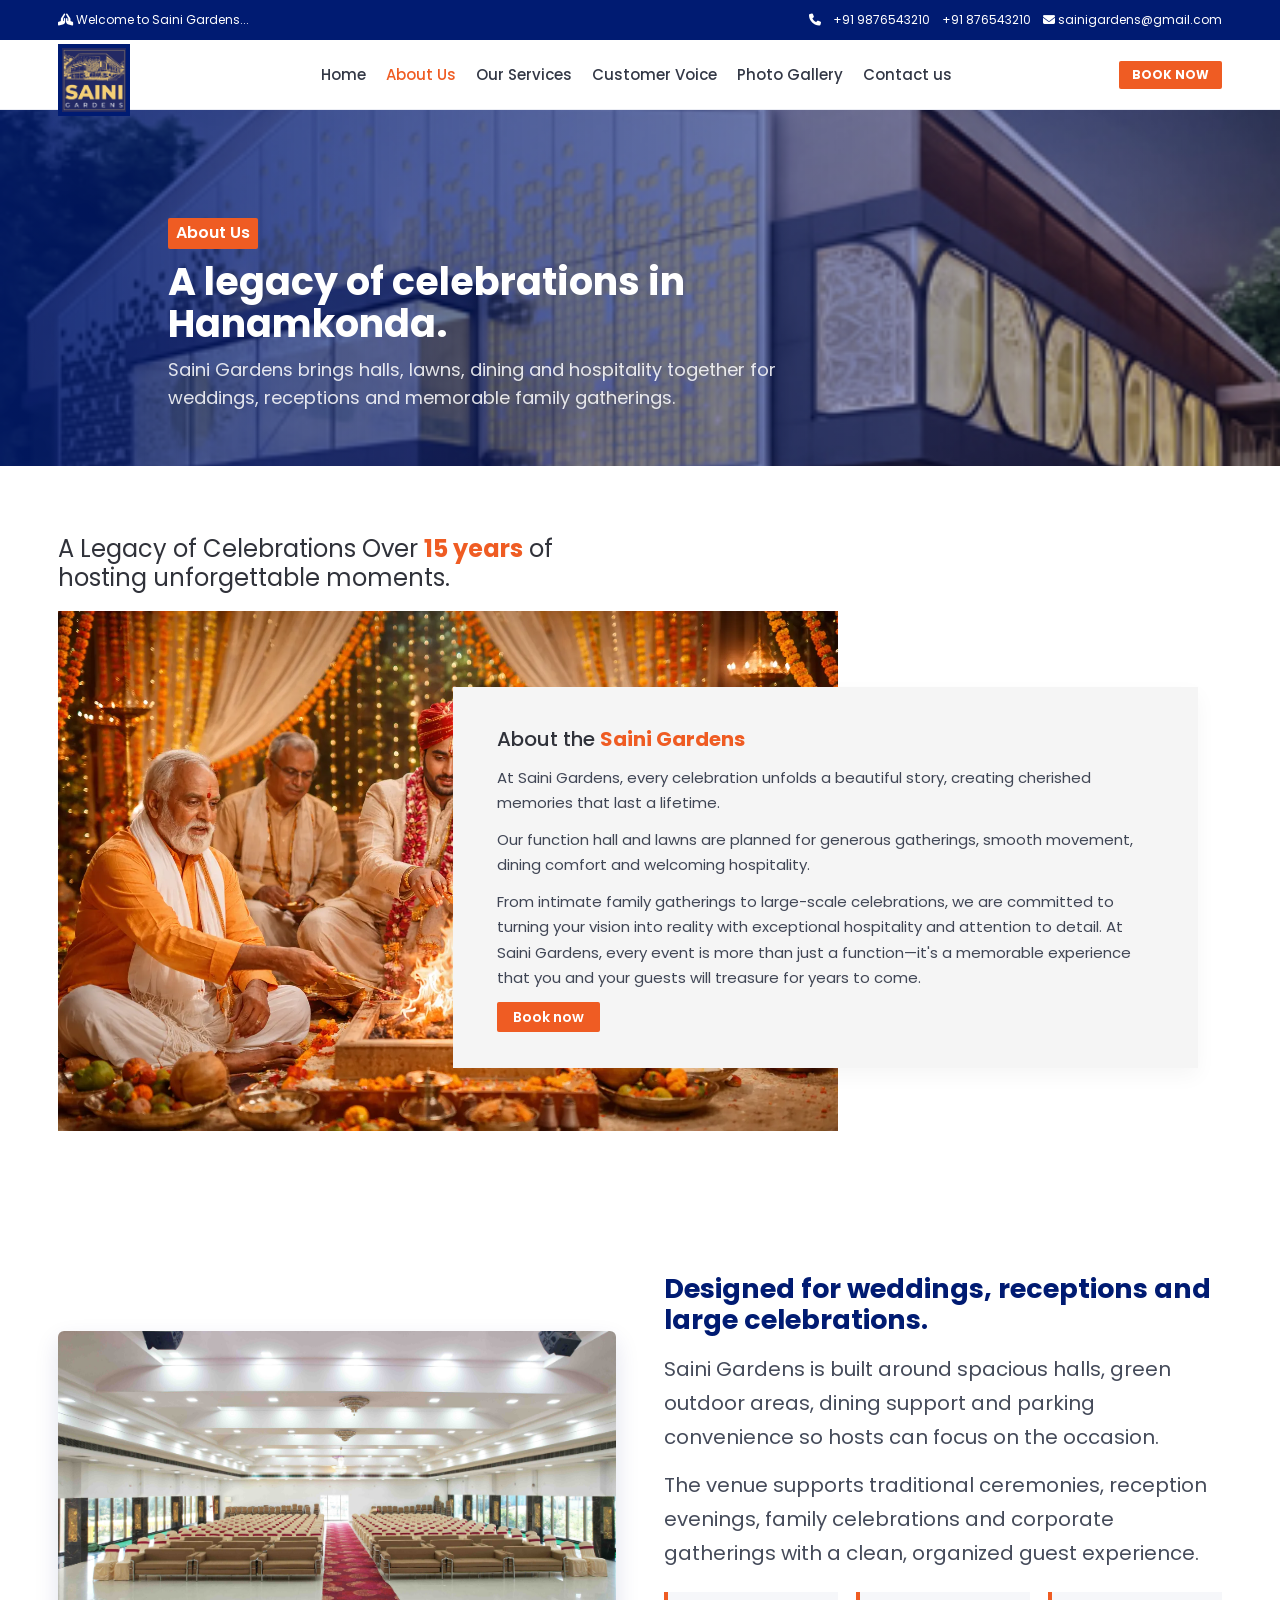
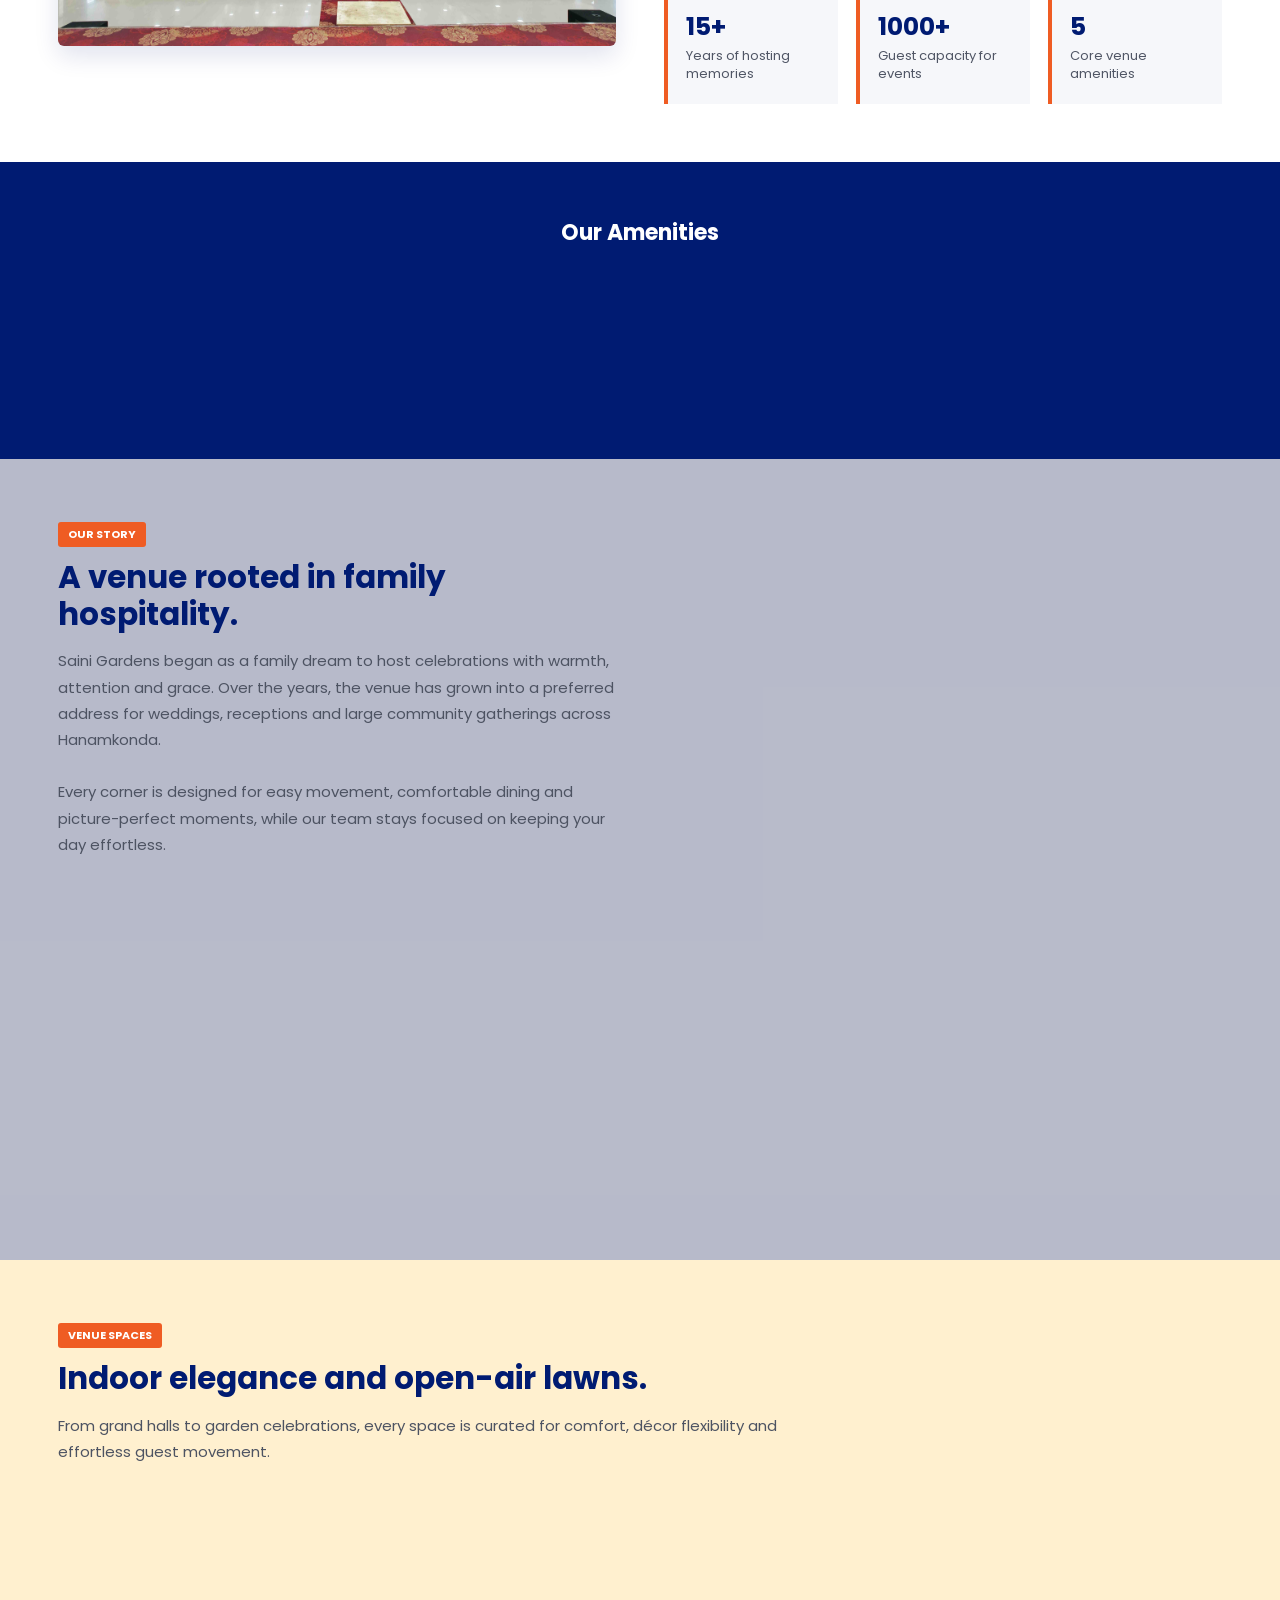
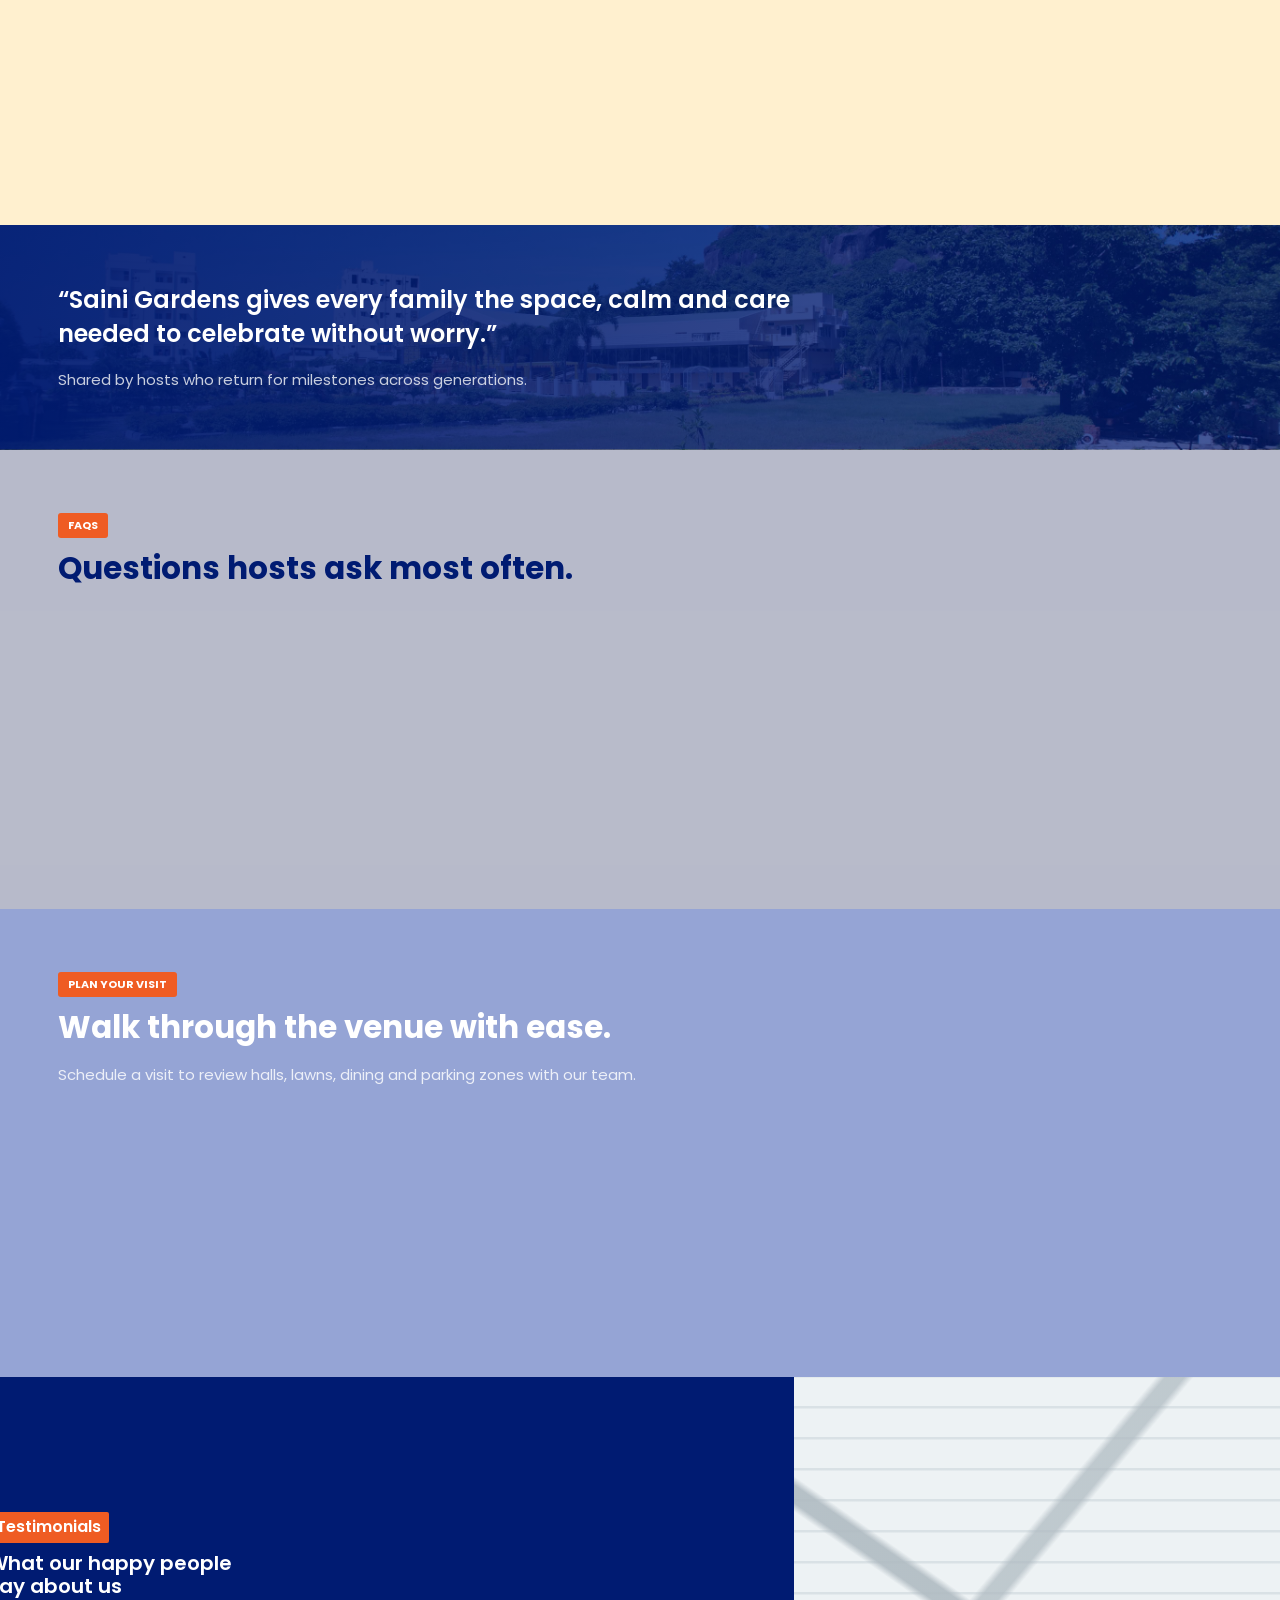
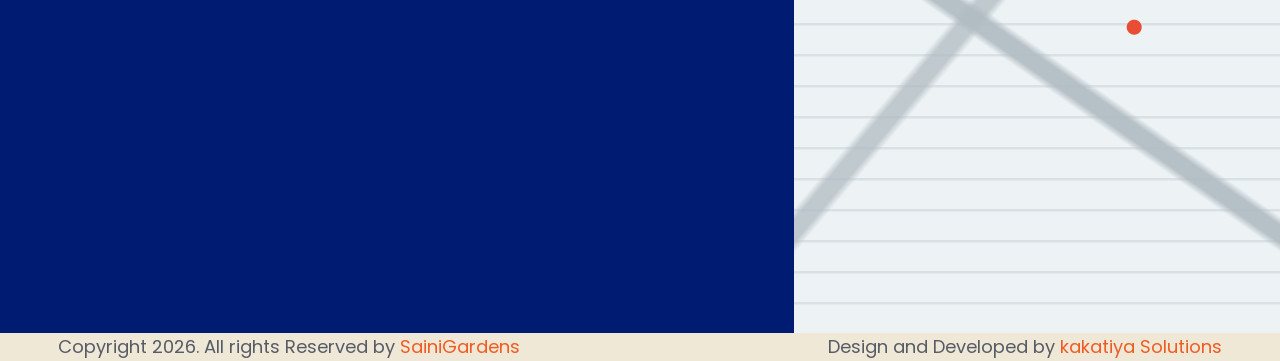
<file: about.html>
<!doctype html>
<html lang="en">
  <head>
    <meta charset="UTF-8" />
    <meta name="viewport" content="width=device-width, initial-scale=1.0" />
    <meta name="description" content="About Saini Gardens, a wedding and events destination in Hasanparthy, Hanamkonda." />
    <title>About Us - Saini Gardens</title>
    <link rel="preconnect" href="https://fonts.googleapis.com" />
    <link rel="preconnect" href="https://fonts.gstatic.com" crossorigin />
    <link href="https://fonts.googleapis.com/css2?family=Poppins:wght@400;500;600;700&display=swap" rel="stylesheet" />
    <link href="https://cdn.jsdelivr.net/npm/bootstrap@5.3.3/dist/css/bootstrap.min.css" rel="stylesheet" />
    <link href="https://cdn.jsdelivr.net/npm/bootstrap-icons@1.11.3/font/bootstrap-icons.css" rel="stylesheet" />
    <link rel="stylesheet" href="css/style.css" />
  </head>

  <body data-page="about">

   <div id="header"></div>

    <header class="subpage-hero" style="--page-image: url('../images/old/about.jpg')">
      <div class="subpage-hero__content">
        <span class="mini-label">About Us</span>
        <h1>A legacy of celebrations in Hanamkonda.</h1>
        <p>Saini Gardens brings halls, lawns, dining and hospitality together for weddings, receptions and memorable family gatherings.</p>
      </div>
    </header>

    <main>
      <section class="about-section">
        <div class="container site-container">
          <h1 class="about-title">
            A Legacy of Celebrations Over <br class="mobile-break" /><strong>15 years</strong> of<br class="desktop-break" /><br class="mobile-break" />
            hosting unforgettable moments.
          </h1>
          <div class="about-overlap">
            <div class="about-photo">
              <img src="images/hero.webp" alt="Wedding ceremony inside Saini Gardens" />
            </div>
            <article class="about-card">
              <h2>About the <strong>Saini Gardens</strong></h2>
              <p>At Saini Gardens, every celebration unfolds a beautiful story, creating cherished memories that last a lifetime.</p>
              <p>Our function hall and lawns are planned for generous gatherings, smooth movement, dining comfort and welcoming hospitality.</p>
                           <p>From intimate family gatherings to large-scale celebrations, we are committed to turning your vision into reality with exceptional hospitality and attention to detail. At Saini Gardens, every event is more than just a function—it's a memorable experience that you and your guests will treasure for years to come.</p>

              <a href="services.html#booking" class="btn btn-orange btn-small">Book now</a>
            </article>
          </div>
        </div>
      </section>

      <section class="subpage-copy">
        <div class="container site-container">
          <div class="row g-5 align-items-center">
            <div class="col-lg-6">
              <div class="split-image">
                <img src="images/main-hall.jpg" alt="Saini Gardens main hall" />
              </div>
            </div>
            <div class="col-lg-6 split-copy">
              <h2>Designed for weddings, receptions and large celebrations.</h2>
              <p>Saini Gardens is built around spacious halls, green outdoor areas, dining support and parking convenience so hosts can focus on the occasion.</p>
              <p>The venue supports traditional ceremonies, reception evenings, family celebrations and corporate gatherings with a clean, organized guest experience.</p>
              <div class="stat-grid">
                <div class="stat-card"><strong>15+</strong><span>Years of hosting memories</span></div>
                <div class="stat-card"><strong>1000+</strong><span>Guest capacity for events</span></div>
                <div class="stat-card"><strong>5</strong><span>Core venue amenities</span></div>
              </div>
            </div>
          </div>
        </div>
      </section>

      <section class="blue-band">
        <div class="container site-container">
          <h2 class="section-heading section-heading--light">Our Amenities</h2>
          <div class="amenity-grid">
            <div class="amenity-card-simple"><span class="amenity-icon"><i class="bi bi-building-fill"></i></span><span>Spacious Hall<br />&amp; Dining</span></div>
            <div class="amenity-card-simple"><span class="amenity-icon"><i class="bi bi-car-front-fill"></i></span><span>Spacious<br />Parking</span></div>
            <div class="amenity-card-simple"><span class="amenity-icon"><i class="bi bi-cup-hot-fill"></i></span><span>VIP<br />Dining</span></div>
            <div class="amenity-card-simple"><span class="amenity-icon"><i class="bi bi-flower2"></i></span><span>Beautiful<br />Greenery Lawns</span></div>
            <div class="amenity-card-simple"><span class="amenity-icon"><i class="bi bi-fire"></i></span><span>Cooking<br />Area</span></div>
          </div>
        </div>
      </section>

      <section class="content-band">
        <div class="container site-container">
          <span class="subpage-kicker">Our Story</span>
          <div class="row g-5 align-items-center">
            <div class="col-lg-6">
              <h2 class="section-title-main">A venue rooted in family hospitality.</h2>
              <p class="section-copy">Saini Gardens began as a family dream to host celebrations with warmth, attention and grace. Over the years, the venue has grown into a preferred address for weddings, receptions and large community gatherings across Hanamkonda.</p>
              <p class="section-copy">Every corner is designed for easy movement, comfortable dining and picture-perfect moments, while our team stays focused on keeping your day effortless.</p>
              <div class="feature-list">
                <div class="feature-list__item">
                  <i class="bi bi-people-fill"></i>
                  <div>
                    <h3>Personal hosting team</h3>
                    <p>A dedicated venue coordinator ensures the flow stays smooth for hosts and guests.</p>
                  </div>
                </div>
                <div class="feature-list__item">
                  <i class="bi bi-stars"></i>
                  <div>
                    <h3>Flexible celebration layouts</h3>
                    <p>Indoor and outdoor settings adapt to traditional ceremonies, modern receptions and cultural programs.</p>
                  </div>
                </div>
                <div class="feature-list__item">
                  <i class="bi bi-calendar2-check-fill"></i>
                  <div>
                    <h3>Well-planned event flow</h3>
                    <p>Arrival, dining and stage areas are mapped to keep the celebration moving without congestion.</p>
                  </div>
                </div>
              </div>
            </div>
            <div class="col-lg-6">
              <div class="image-panel">
                <img src="images/about.jpeg" alt="Saini Gardens venue entrance" loading="lazy" />
              </div>
            </div>
          </div>
        </div>
      </section>

      <section class="content-band content-band--cream">
        <div class="container site-container">
          <span class="subpage-kicker">Venue Spaces</span>
          <h2 class="section-title-main">Indoor elegance and open-air lawns.</h2>
          <p class="section-copy">From grand halls to garden celebrations, every space is curated for comfort, décor flexibility and effortless guest movement.</p>
          <div class="service-category-grid">
            <article class="event-category-card">
              <img src="images/old/service-1.jpg" alt="Main hall seating" loading="lazy" />
              <div>
                <h3>Grand hall seating</h3>
                <p>Climate-ready interiors with stage visibility and smooth dining circulation.</p>
              </div>
            </article>
            <article class="event-category-card">
              <img src="images/old/service-2.jpg" alt="Garden ceremony setup" loading="lazy" />
              <div>
                <h3>Garden ceremony lawn</h3>
                <p>Green open lawns ideal for morning rituals and evening receptions.</p>
              </div>
            </article>
            <article class="event-category-card">
              <img src="images/old/service-3.jpg" alt="Dining hall setup" loading="lazy" />
              <div>
                <h3>Dining &amp; service wing</h3>
                <p>Separate dining and kitchen zones to serve large guest counts smoothly.</p>
              </div>
            </article>
            <article class="event-category-card">
              <img src="images/old/service-4.jpg" alt="Family lounge area" loading="lazy" />
              <div>
                <h3>Family lounge areas</h3>
                <p>Quiet corners for elders, hosting families and special guests.</p>
              </div>
            </article>
          </div>
        </div>
      </section>

      <section class="quote-band">
        <div class="container site-container">
          <blockquote>“Saini Gardens gives every family the space, calm and care needed to celebrate without worry.”</blockquote>
          <p>Shared by hosts who return for milestones across generations.</p>
        </div>
      </section>

      <section class="content-band">
        <div class="container site-container">
          <span class="subpage-kicker">FAQs</span>
          <h2 class="section-title-main">Questions hosts ask most often.</h2>
          <div class="faq-grid">
            <article class="faq-card">
              <h3>How many guests can the venue host?</h3>
              <p>The hall and lawns together comfortably support 1000+ guests with planned seating, stage and dining flow.</p>
            </article>
            <article class="faq-card">
              <h3>Is parking available onsite?</h3>
              <p>Yes, Saini Gardens offers spacious parking with easy entry and exit for large events.</p>
            </article>
            <article class="faq-card">
              <h3>Can we arrange our own décor?</h3>
              <p>Decor partners are welcome, and our team coordinates timing for setup and breakdown.</p>
            </article>
            <article class="faq-card">
              <h3>Do you provide event support staff?</h3>
              <p>We provide on-ground coordination to guide guests and ensure smooth transitions.</p>
            </article>
          </div>
        </div>
      </section>

      <section class="content-band content-band--blue">
        <div class="container site-container">
          <span class="subpage-kicker">Plan Your Visit</span>
          <h2 class="section-title-main">Walk through the venue with ease.</h2>
          <p class="section-copy">Schedule a visit to review halls, lawns, dining and parking zones with our team.</p>
          <div class="visit-strip">
            <article class="visit-card">
              <i class="bi bi-geo-alt-fill"></i>
              <h3>Simple location access</h3>
              <p>Located in Hasanparthy, Hanamkonda with clear approach roads.</p>
            </article>
            <article class="visit-card">
              <i class="bi bi-clock-fill"></i>
              <h3>Flexible visit hours</h3>
              <p>Walkthroughs can be scheduled on weekdays and weekends.</p>
            </article>
            <article class="visit-card">
              <i class="bi bi-telephone-fill"></i>
              <h3>Direct booking support</h3>
              <p>Call the team for availability, pricing and package details.</p>
            </article>
          </div>
        </div>
      </section>
    </main>


        <div id="footer"></div>

  </body>
  <script src="https://code.jquery.com/jquery-3.7.1.min.js"></script>
  <script>
$(function () {
    $("#header").load("header.html");
    $("#footer").load("footer.html");
});
</script>
</html>
</file>
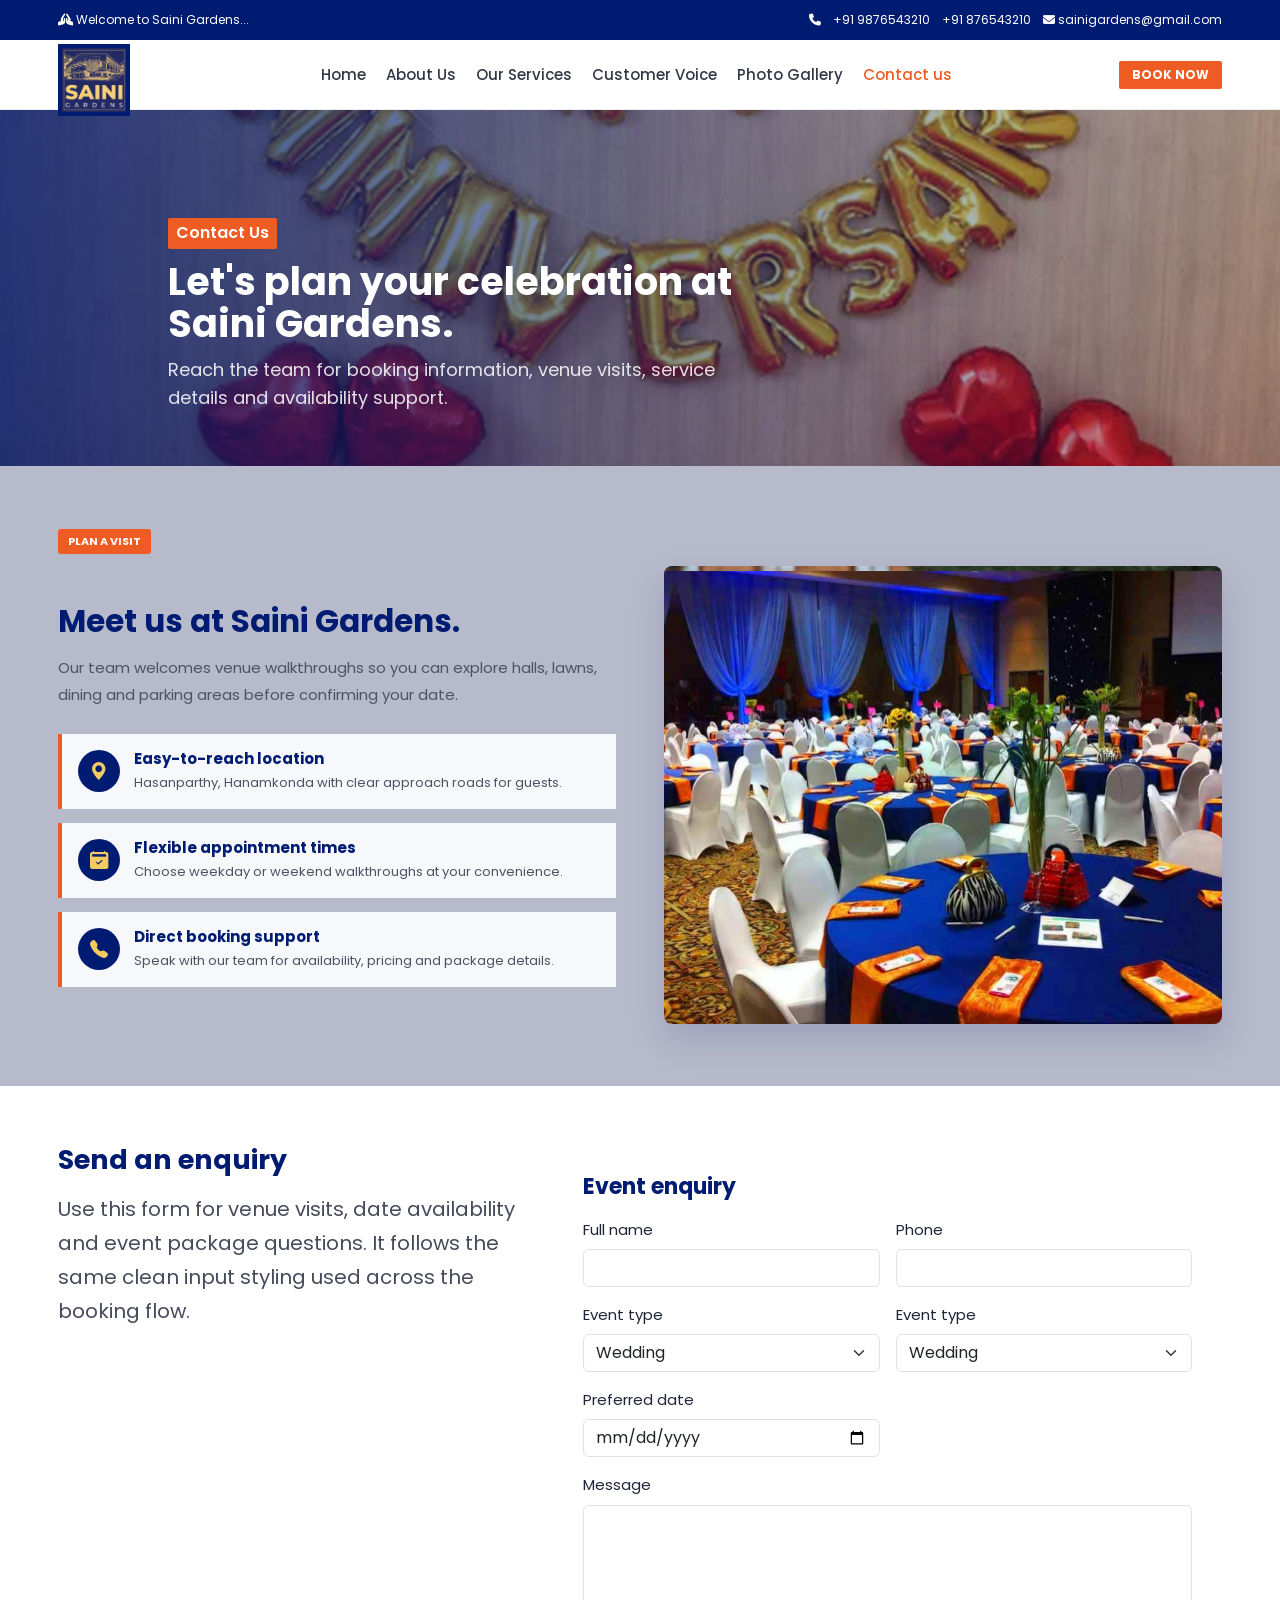
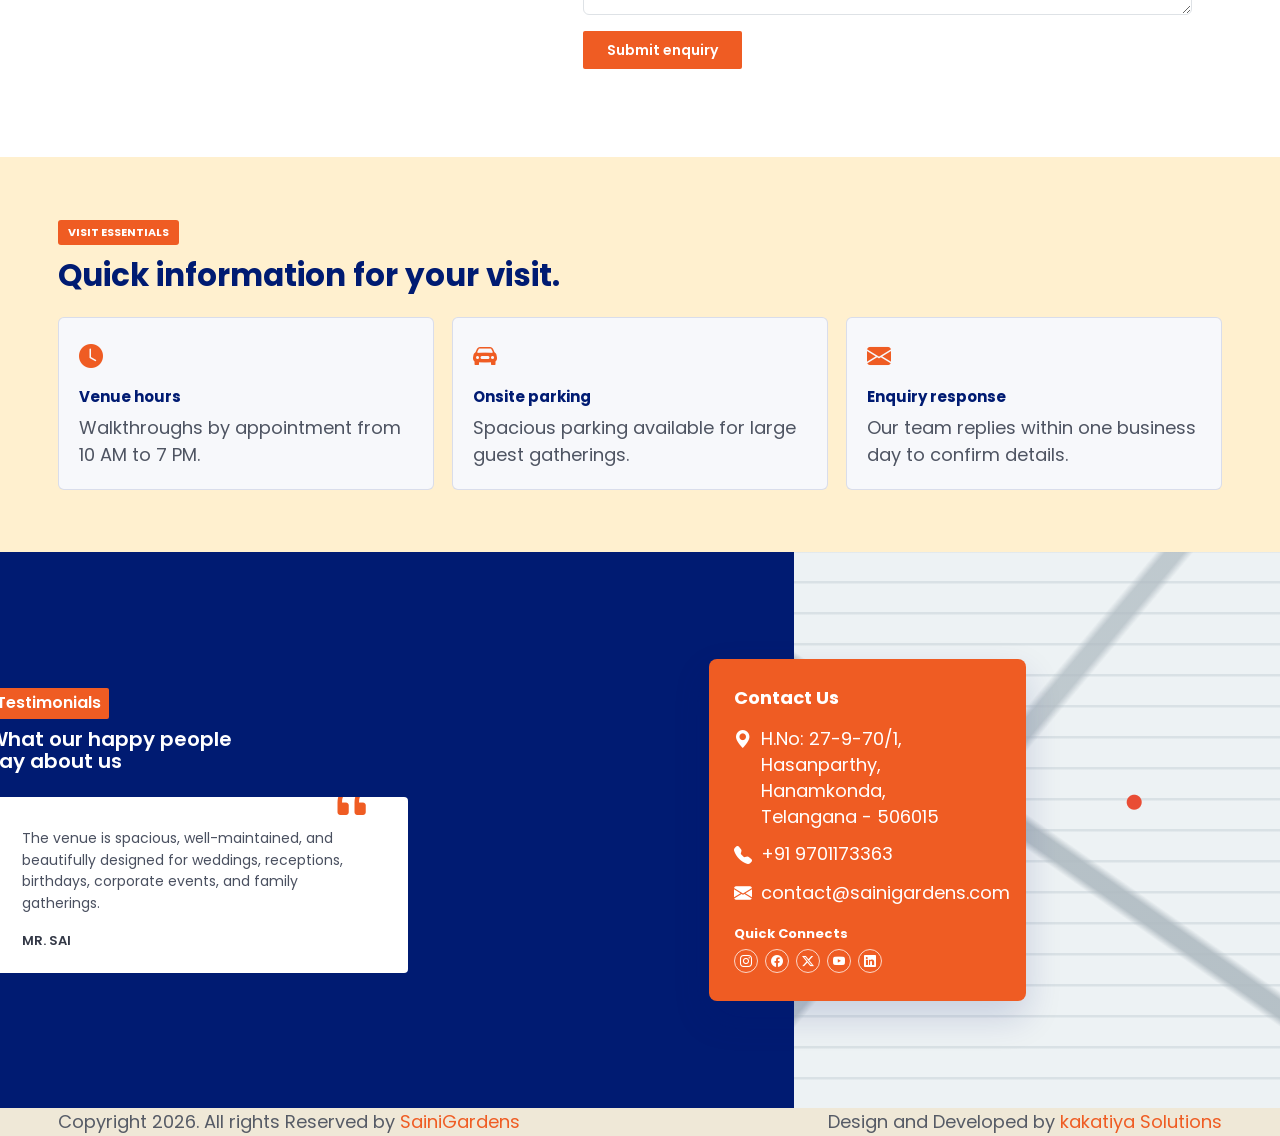
<file: contact.html>
<!doctype html>
<html lang="en">
  <head>
    <meta charset="UTF-8" />
    <meta name="viewport" content="width=device-width, initial-scale=1.0" />
    <meta name="description" content="Contact Saini Gardens in Hasanparthy, Hanamkonda." />
    <title>Contact Us - Saini Gardens</title>
    <link rel="preconnect" href="https://fonts.googleapis.com" />
    <link rel="preconnect" href="https://fonts.gstatic.com" crossorigin />
    <link href="https://fonts.googleapis.com/css2?family=Poppins:wght@400;500;600;700&display=swap" rel="stylesheet" />
    <link href="https://cdn.jsdelivr.net/npm/bootstrap@5.3.3/dist/css/bootstrap.min.css" rel="stylesheet" />
    <link href="https://cdn.jsdelivr.net/npm/bootstrap-icons@1.11.3/font/bootstrap-icons.css" rel="stylesheet" />
    <link rel="stylesheet" href="css/style.css" />
  </head>
  <body data-page="contact">

   <div id="header"></div>

    <header class="subpage-hero" style="--page-image: url('../images/old/service-8.jpg')">
      <div class="subpage-hero__content">
        <span class="mini-label">Contact Us</span>
        <h1>Let's plan your celebration at Saini Gardens.</h1>
        <p>Reach the team for booking information, venue visits, service details and availability support.</p>
      </div>
    </header>

    <main>
      <section class="content-band">
        <div class="container site-container">
          <span class="subpage-kicker">Plan a Visit</span>
          <div class="row g-5 align-items-center">
            <div class="col-lg-6">
              <h2 class="section-title-main">Meet us at Saini Gardens.</h2>
              <p class="section-copy">Our team welcomes venue walkthroughs so you can explore halls, lawns, dining and parking areas before confirming your date.</p>
              <div class="feature-list">
                <div class="feature-list__item">
                  <i class="bi bi-geo-alt-fill"></i>
                  <div>
                    <h3>Easy-to-reach location</h3>
                    <p>Hasanparthy, Hanamkonda with clear approach roads for guests.</p>
                  </div>
                </div>
                <div class="feature-list__item">
                  <i class="bi bi-calendar2-check-fill"></i>
                  <div>
                    <h3>Flexible appointment times</h3>
                    <p>Choose weekday or weekend walkthroughs at your convenience.</p>
                  </div>
                </div>
                <div class="feature-list__item">
                  <i class="bi bi-telephone-fill"></i>
                  <div>
                    <h3>Direct booking support</h3>
                    <p>Speak with our team for availability, pricing and package details.</p>
                  </div>
                </div>
              </div>
            </div>
            <div class="col-lg-6">
              <div class="image-panel">
                <img src="images/old/service-6.jpg" alt="Venue entrance walkthrough" loading="lazy" />
              </div>
            </div>
          </div>
        </div>
      </section>

      <!-- <section class="contact-page-section">
        <div class="container site-container">
          <div class="row g-4 align-items-stretch">
            <div class="col-lg-4">
              <article class="contact-card contact-page-card">
                <h2>Contact Us</h2>
                <ul>
                  <li><i class="bi bi-geo-alt-fill"></i><span>H.No: 27-9-70/1,<br />Hasanparthy, Hanamkonda,<br />Telangana - 506015</span></li>
                  <li><i class="bi bi-telephone-fill"></i><a href="tel:+919701173363">+91 9701173363</a></li>
                  <li><i class="bi bi-envelope-fill"></i><a href="mailto:contact@sainigardens.com">contact@sainigardens.com</a></li>
                </ul>
                <h3>Quick Connects</h3>
                <div class="socials">
                  <a href="#" aria-label="Instagram"><i class="bi bi-instagram"></i></a>
                  <a href="#" aria-label="Facebook"><i class="bi bi-facebook"></i></a>
                  <a href="#" aria-label="Twitter"><i class="bi bi-twitter-x"></i></a>
                  <a href="#" aria-label="YouTube"><i class="bi bi-youtube"></i></a>
                  <a href="#" aria-label="LinkedIn"><i class="bi bi-linkedin"></i></a>
                </div>
              </article>
            </div>
            <div class="col-lg-8">
              <div class="map-large">
                <iframe src="https://www.google.com/maps/embed?pb=!1m18!1m12!1m3!1d3804.0999999999995!2d79.5!3d18.0!2m3!1f0!2f0!3f0!3m2!1i1024!2i768!4f13.1!3m3!1m2!1s0x0%3A0x0!2sHanamkonda%2C%20Telangana!5e0!3m2!1sen!2sin!4v1700000000000" style="border:0" allowfullscreen="" loading="lazy" referrerpolicy="no-referrer-when-downgrade" title="Saini Gardens location"></iframe>
              </div>
            </div>
          </div>
        </div>
      </section> -->

      <section class="subpage-copy">
        <div class="container site-container">
          <div class="row g-4 align-items-start">
            <div class="col-lg-5 split-copy">
              <h2>Send an enquiry</h2>
              <p>Use this form for venue visits, date availability and event package questions. It follows the same clean input styling used across the booking flow.</p>
            </div>
            <div class="col-lg-7">
              <form class="contact-form-card">
                <h2>Event enquiry</h2>
                <div class="row g-3">
                  <div class="col-md-6"><label class="form-label" for="cName">Full name</label><input class="form-control" id="cName" type="text" /></div>
                  <div class="col-md-6"><label class="form-label" for="cPhone">Phone</label>
                    <input class="form-control" id="cPhone"
        type="tel"
        maxlength="10"
        oninput="this.value=this.value.replace(/\D/g,'').slice(0,10)" />
      
      </div>

                  <div class="col-md-6"><label class="form-label" for="cType">Event type</label>
                    <select class="form-select" id="cType">
                      <option>Wedding</option>
                      <option>Reception</option>
                      <option>Corporate Event</option>
                      <option>Other Celebration</option>
                    </select>
                  </div>
                  
                  <div class="col-md-6"><label class="form-label" for="cType">Event type</label>
                    <select class="form-select" id="cType">
                      <option>Wedding</option>
                      <option>Reception</option>
                      <option>Corporate Event</option>
                      <option>Other Celebration</option>
                    </select>
                  </div>
                  <div class="col-md-6">
                    <label class="form-label" for="cDate">Preferred date</label>
                    <input class="form-control" id="cDate" type="date" />
                  </div>
                  <div class="col-12">
                    <label class="form-label" for="cMessage">Message</label>
                    <textarea class="form-control" id="cMessage" rows="4"></textarea>
                  </div>
                </div>
                <button type="button" class="btn btn-orange mt-3">Submit enquiry</button>
              </form>
            </div>
          </div>
        </div>
      </section>

      <section class="content-band content-band--cream">
        <div class="container site-container">
          <span class="subpage-kicker">Visit Essentials</span>
          <h2 class="section-title-main">Quick information for your visit.</h2>
          <div class="visit-strip">
            <article class="visit-card">
              <i class="bi bi-clock-fill"></i>
              <h3>Venue hours</h3>
              <p>Walkthroughs by appointment from 10 AM to 7 PM.</p>
            </article>
            <article class="visit-card">
              <i class="bi bi-car-front-fill"></i>
              <h3>Onsite parking</h3>
              <p>Spacious parking available for large guest gatherings.</p>
            </article>
            <article class="visit-card">
              <i class="bi bi-envelope-fill"></i>
              <h3>Enquiry response</h3>
              <p>Our team replies within one business day to confirm details.</p>
            </article>
          </div>
        </div>
      </section>
    </main>

     <div id="footer"></div>

  </body>
  <script src="https://code.jquery.com/jquery-3.7.1.min.js"></script>
  <script>
$(function () {
    $("#header").load("header.html");
    $("#footer").load("footer.html");
});
</script>
</html>
</file>
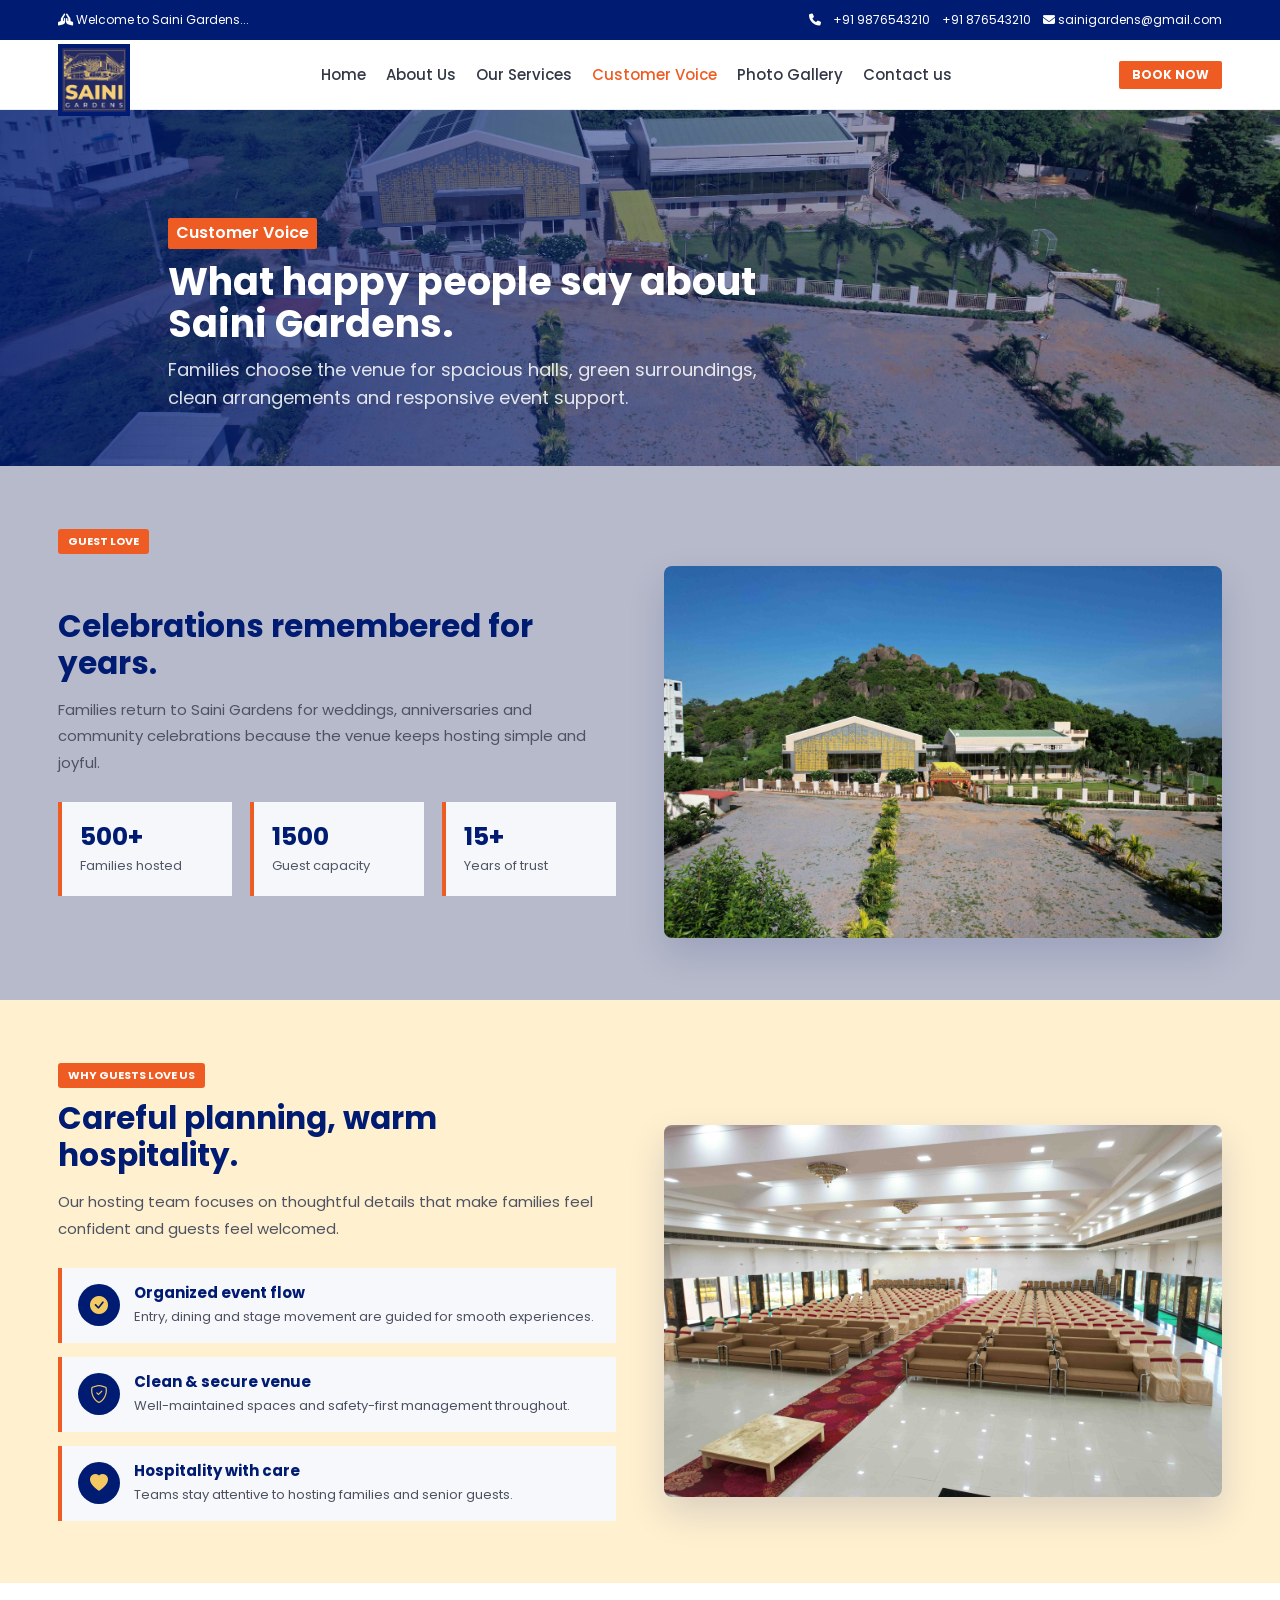
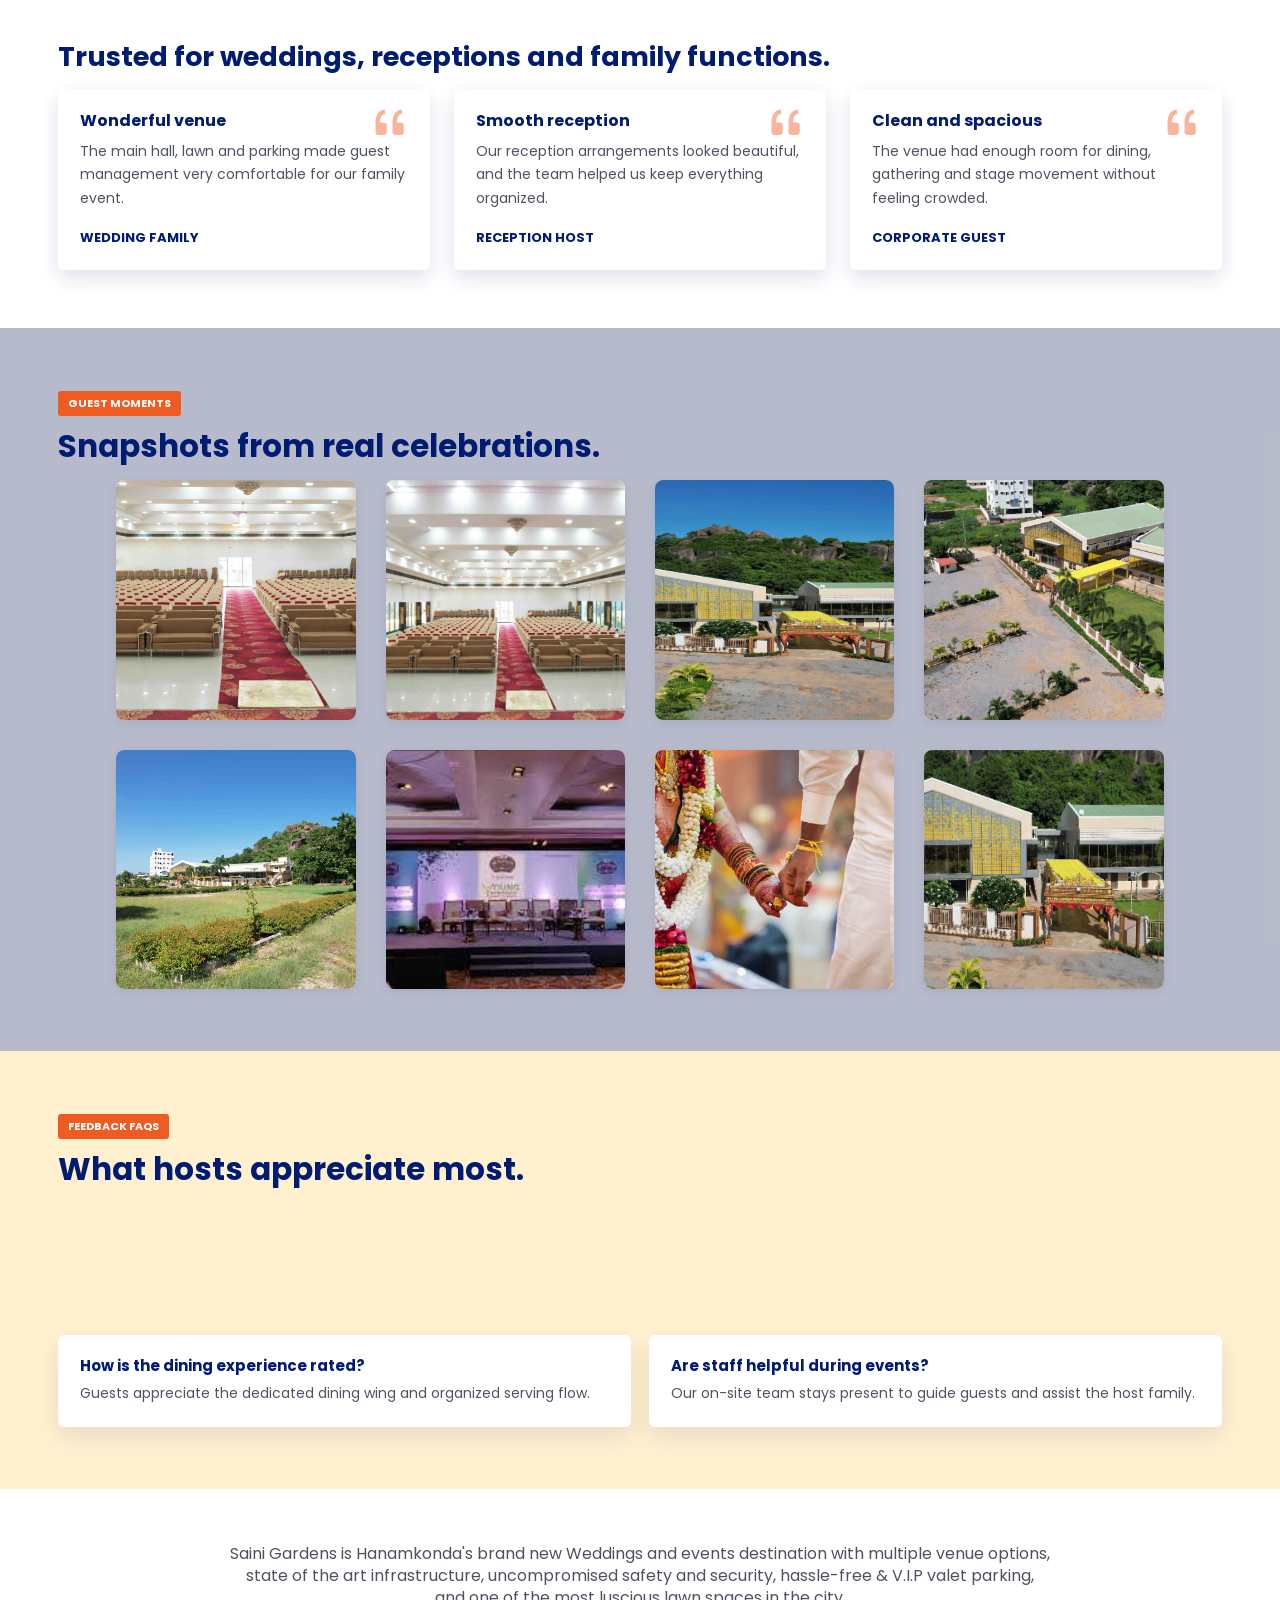
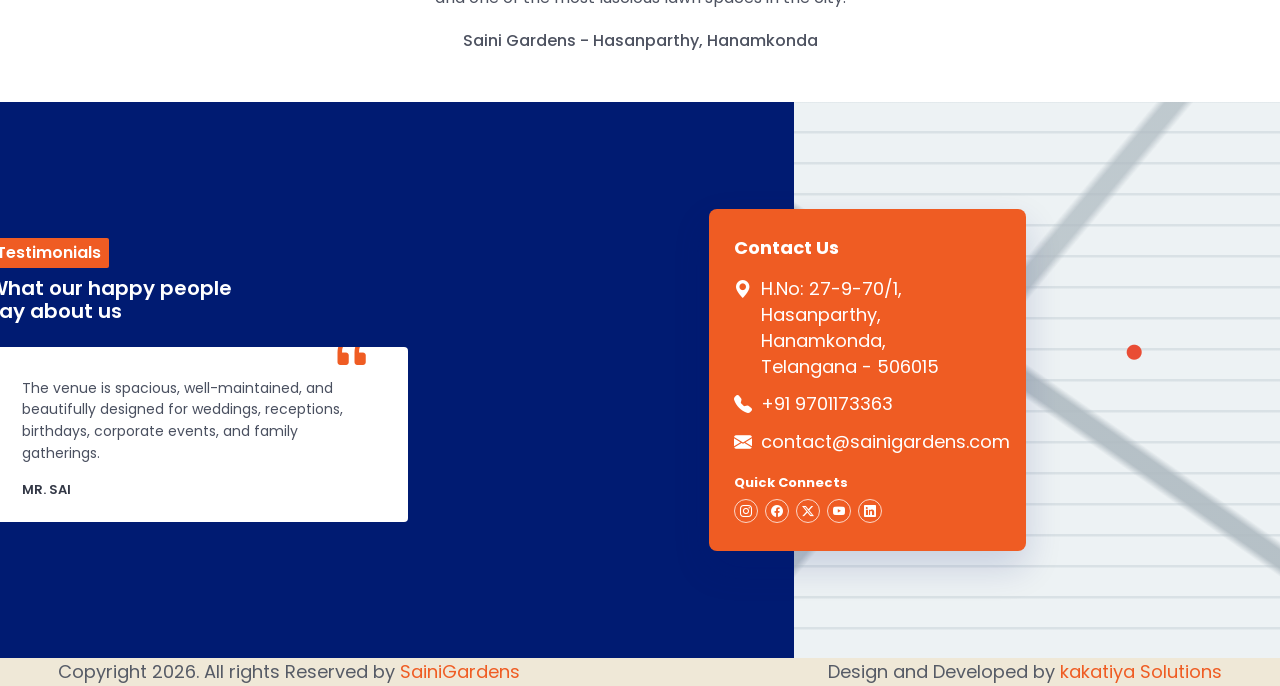
<file: customer-voice.html>
<!doctype html>
<html lang="en">
  <head>
    <meta charset="UTF-8" />
    <meta name="viewport" content="width=device-width, initial-scale=1.0" />
    <meta name="description" content="Customer voice and testimonials for Saini Gardens." />
    <title>Customer Voice - Saini Gardens</title>
    <link rel="preconnect" href="https://fonts.googleapis.com" />
    <link rel="preconnect" href="https://fonts.gstatic.com" crossorigin />
    <link href="https://fonts.googleapis.com/css2?family=Poppins:wght@400;500;600;700&display=swap" rel="stylesheet" />
    <link href="https://cdn.jsdelivr.net/npm/bootstrap@5.3.3/dist/css/bootstrap.min.css" rel="stylesheet" />
    <link href="https://cdn.jsdelivr.net/npm/bootstrap-icons@1.11.3/font/bootstrap-icons.css" rel="stylesheet" />
    <link rel="stylesheet" href="css/style.css" />
  </head>
  <body data-page="voice">

     <div id="header"></div>
    <header class="subpage-hero" style="--page-image: url('../images/old/gallery-photo-6.jpg')">
      <div class="subpage-hero__content">
        <span class="mini-label">Customer Voice</span>
        <h1>What happy people say about Saini Gardens.</h1>
        <p>Families choose the venue for spacious halls, green surroundings, clean arrangements and responsive event support.</p>
      </div>
    </header>

    <main>
      <section class="content-band">
        <div class="container site-container">
          <span class="subpage-kicker">Guest Love</span>
          <div class="row g-5 align-items-center">
            <div class="col-lg-6">
              <h2 class="section-title-main">Celebrations remembered for years.</h2>
              <p class="section-copy">Families return to Saini Gardens for weddings, anniversaries and community celebrations because the venue keeps hosting simple and joyful.</p>
              <div class="stat-grid">
                <div class="stat-card"><strong>500+</strong><span>Families hosted</span></div>
                <div class="stat-card"><strong>1500</strong><span>Guest capacity</span></div>
                <div class="stat-card"><strong>15+</strong><span>Years of trust</span></div>
              </div>
            </div>
            <div class="col-lg-6">
              <div class="image-panel">
                <img src="images/old/gallery-photo-5.jpg" alt="Happy guests at Saini Gardens" loading="lazy" />
              </div>
            </div>
          </div>
        </div>
      </section>

      <!-- <section class="blue-band">
        <div class="container site-container">
          <span class="mini-label">Testimonials</span>
          <h2 class="testimonial-heading">What our happy people<br />say about us</h2>
          <div id="testimonialCarousel" class="carousel slide testimonial-carousel" data-bs-ride="carousel" data-bs-interval="6000">
            <div class="carousel-inner">
              <div class="carousel-item active">
                <figure class="testimonial-card">
                  <i class="bi bi-quote quote-icon"></i>
                  <blockquote>Lorem ipsum dolor sit amet, consectetur adipiscing elit, sed do eiusmod tempor incididunt ut labore et dolore magna aliqua.</blockquote>
                  <figcaption>Mr. Lorem Ipsum</figcaption>
                </figure>
              </div>
              <div class="carousel-item">
                <figure class="testimonial-card">
                  <i class="bi bi-quote quote-icon"></i>
                  <blockquote>Saini Gardens made our celebration effortless with clean halls, good support and excellent open spaces.</blockquote>
                  <figcaption>Priya Reddy</figcaption>
                </figure>
              </div>
              <div class="carousel-item">
                <figure class="testimonial-card">
                  <i class="bi bi-quote quote-icon"></i>
                  <blockquote>The lawn, parking and dining arrangements were handled smoothly from start to finish.</blockquote>
                  <figcaption>Karthik Rao</figcaption>
                </figure>
              </div>
            </div>
          </div>
        </div>
      </section> -->

      <section class="content-band content-band--cream">
        <div class="container site-container">
          <span class="subpage-kicker">Why Guests Love Us</span>
          <div class="row g-5 align-items-center">
            <div class="col-lg-6">
              <h2 class="section-title-main">Careful planning, warm hospitality.</h2>
              <p class="section-copy">Our hosting team focuses on thoughtful details that make families feel confident and guests feel welcomed.</p>
              <div class="feature-list">
                <div class="feature-list__item">
                  <i class="bi bi-check-circle-fill"></i>
                  <div>
                    <h3>Organized event flow</h3>
                    <p>Entry, dining and stage movement are guided for smooth experiences.</p>
                  </div>
                </div>
                <div class="feature-list__item">
                  <i class="bi bi-shield-check"></i>
                  <div>
                    <h3>Clean &amp; secure venue</h3>
                    <p>Well-maintained spaces and safety-first management throughout.</p>
                  </div>
                </div>
                <div class="feature-list__item">
                  <i class="bi bi-heart-fill"></i>
                  <div>
                    <h3>Hospitality with care</h3>
                    <p>Teams stay attentive to hosting families and senior guests.</p>
                  </div>
                </div>
              </div>
            </div>
            <div class="col-lg-6">
              <div class="image-panel">
                <img src="images/old/gallery-photo-9.jpg" alt="Reception celebration" loading="lazy" />
              </div>
            </div>
          </div>
        </div>
      </section>

      <section class="subpage-copy">
        <div class="container site-container">
          <h2>Trusted for weddings, receptions and family functions.</h2>
          <div class="voice-grid">
            <article class="voice-card"><i class="bi bi-quote quote-icon"></i><h3>Wonderful venue</h3><p>The main hall, lawn and parking made guest management very comfortable for our family event.</p><strong>Wedding family</strong></article>
            <article class="voice-card"><i class="bi bi-quote quote-icon"></i><h3>Smooth reception</h3><p>Our reception arrangements looked beautiful, and the team helped us keep everything organized.</p><strong>Reception host</strong></article>
            <article class="voice-card"><i class="bi bi-quote quote-icon"></i><h3>Clean and spacious</h3><p>The venue had enough room for dining, gathering and stage movement without feeling crowded.</p><strong>Corporate guest</strong></article>
          </div>
        </div>
      </section>

      <section class="content-band">
        <div class="container site-container">
          <span class="subpage-kicker">Guest Moments</span>
          <h2 class="section-title-main">Snapshots from real celebrations.</h2>
         <div class="gallery-grid">
            <a href="#" class="gallery-tile" data-gallery-index="0">
              <span class="gallery-image gallery-image--1"></span>
            </a>
            <a href="#" class="gallery-tile" data-gallery-index="1">
              <span class="gallery-image gallery-image--2"></span>
            </a>
            <a href="#" class="gallery-tile" data-gallery-index="2">
              <span class="gallery-image gallery-image--3"></span>
            </a>
            <a href="#" class="gallery-tile" data-gallery-index="3">
              <span class="gallery-image gallery-image--4"></span>
            </a>
            <a href="#" class="gallery-tile" data-gallery-index="4">
              <span class="gallery-image gallery-image--5"></span>
            </a>
            <a href="#" class="gallery-tile" data-gallery-index="5">
              <span class="gallery-image gallery-image--6"></span>
            </a>
            <a href="#" class="gallery-tile" data-gallery-index="6">
              <span class="gallery-image gallery-image--7"></span>
            </a>
            <a href="#" class="gallery-tile" data-gallery-index="7">
              <span class="gallery-image gallery-image--8"></span>
            </a>
          </div>
        </div>
      </section>

      <section class="content-band content-band--cream">
        <div class="container site-container">
          <span class="subpage-kicker">Feedback FAQs</span>
          <h2 class="section-title-main">What hosts appreciate most.</h2>
          <div class="faq-grid">
            <article class="faq-card">
              <h3>Do guests find the venue easy to reach?</h3>
              <p>Yes, families highlight the clear approach roads and visible venue entry.</p>
            </article>
            <article class="faq-card">
              <h3>Is the hall comfortable in all seasons?</h3>
              <p>The main hall offers climate support and spacious airflow for events year-round.</p>
            </article>
            <article class="faq-card">
              <h3>How is the dining experience rated?</h3>
              <p>Guests appreciate the dedicated dining wing and organized serving flow.</p>
            </article>
            <article class="faq-card">
              <h3>Are staff helpful during events?</h3>
              <p>Our on-site team stays present to guide guests and assist the host family.</p>
            </article>
          </div>
        </div>
      </section>

      <section class="description-section">
        <div class="container site-container">
          <p>Saini Gardens is Hanamkonda's brand new Weddings and events destination with multiple venue options, state of the art infrastructure, uncompromised safety and security, hassle-free &amp; V.I.P valet parking, and one of the most luscious lawn spaces in the city.</p>
          <strong>Saini Gardens - Hasanparthy, Hanamkonda</strong>
        </div>
      </section>
    </main>


    <div class="lightbox" id="lightbox" aria-hidden="true">
      <button class="lightbox__close" aria-label="Close lightbox"><i class="bi bi-x-lg"></i></button>
      <button class="lightbox__prev" aria-label="Previous image"><i class="bi bi-chevron-left"></i></button>
      <button class="lightbox__next" aria-label="Next image"><i class="bi bi-chevron-right"></i></button>
      <div class="lightbox__stage"><div class="lightbox__image" id="lightboxImage"></div><div class="lightbox__counter" id="lightboxCounter">1 / 8</div></div>
    </div>

        <div id="footer"></div>

  </body>
  <script src="https://code.jquery.com/jquery-3.7.1.min.js"></script>
  <script>
$(function () {
    $("#header").load("header.html");
    $("#footer").load("footer.html");
});
</script>
</html>
</file>
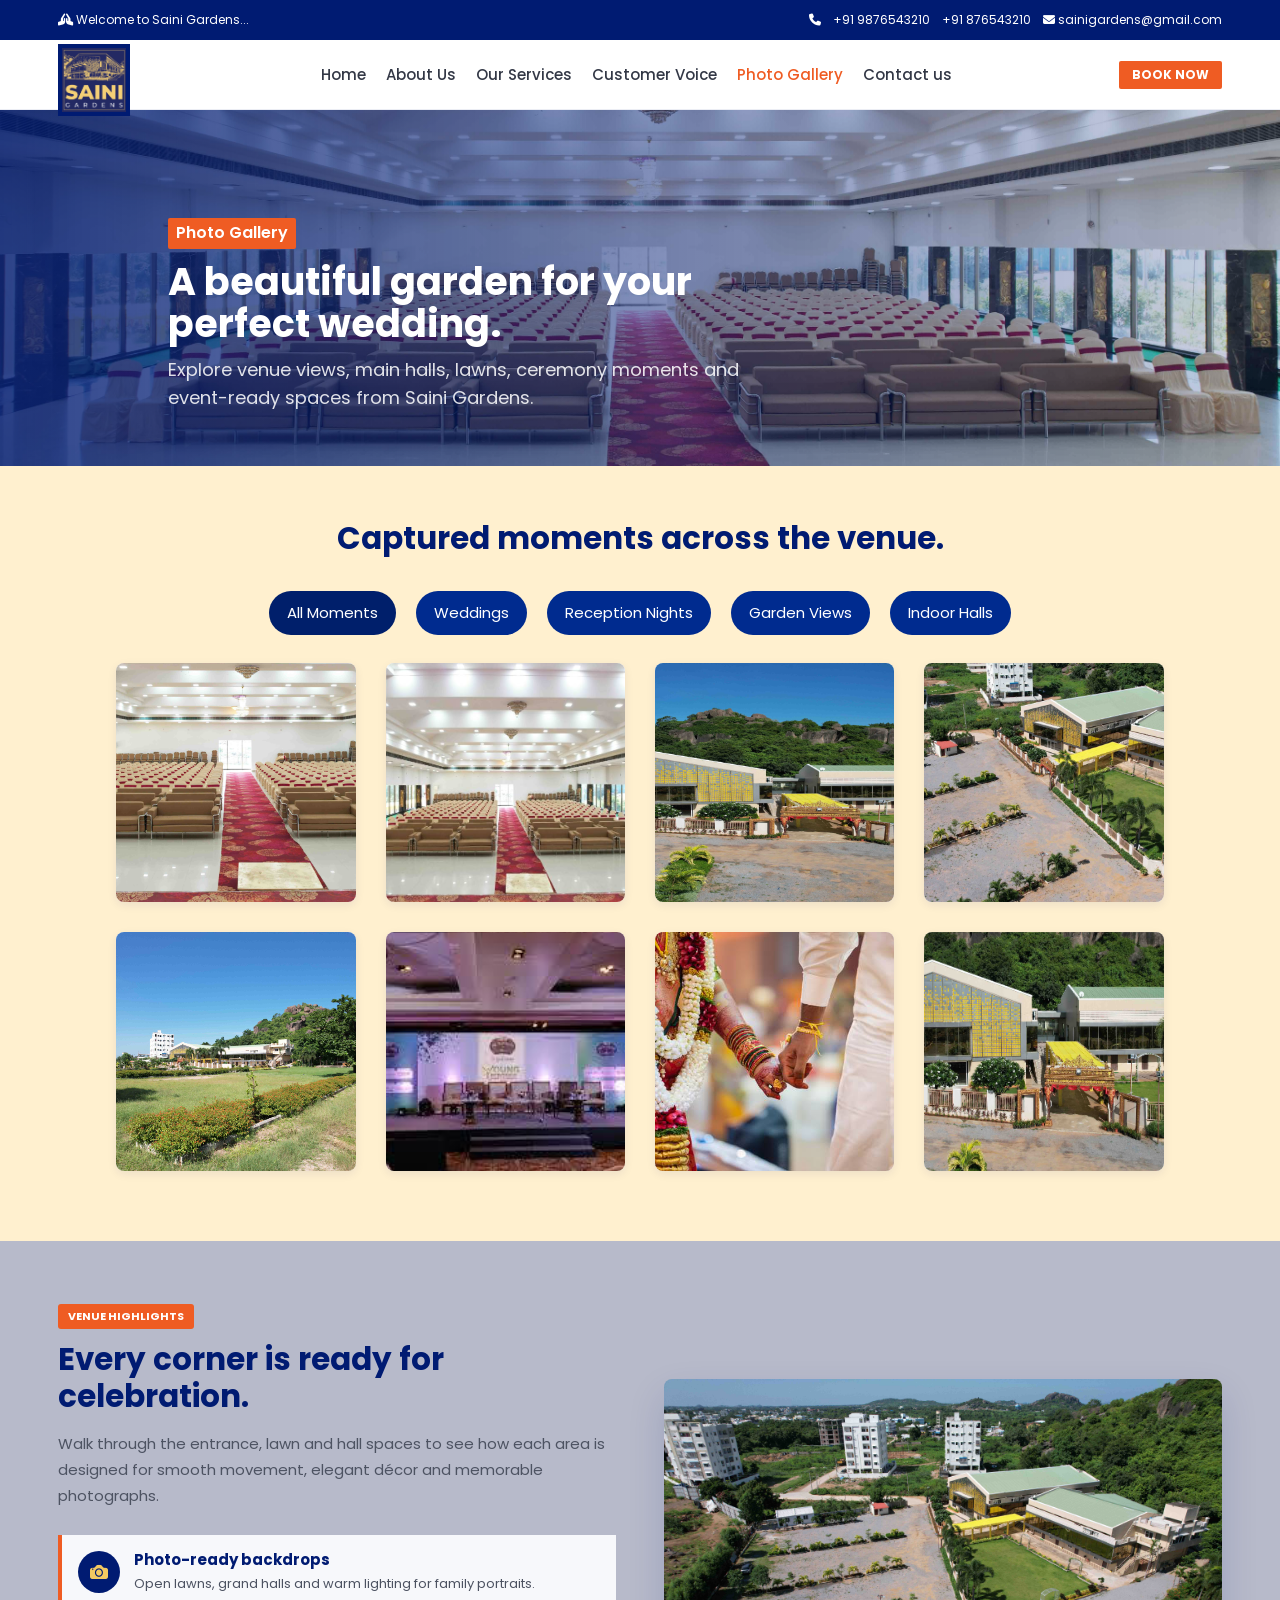
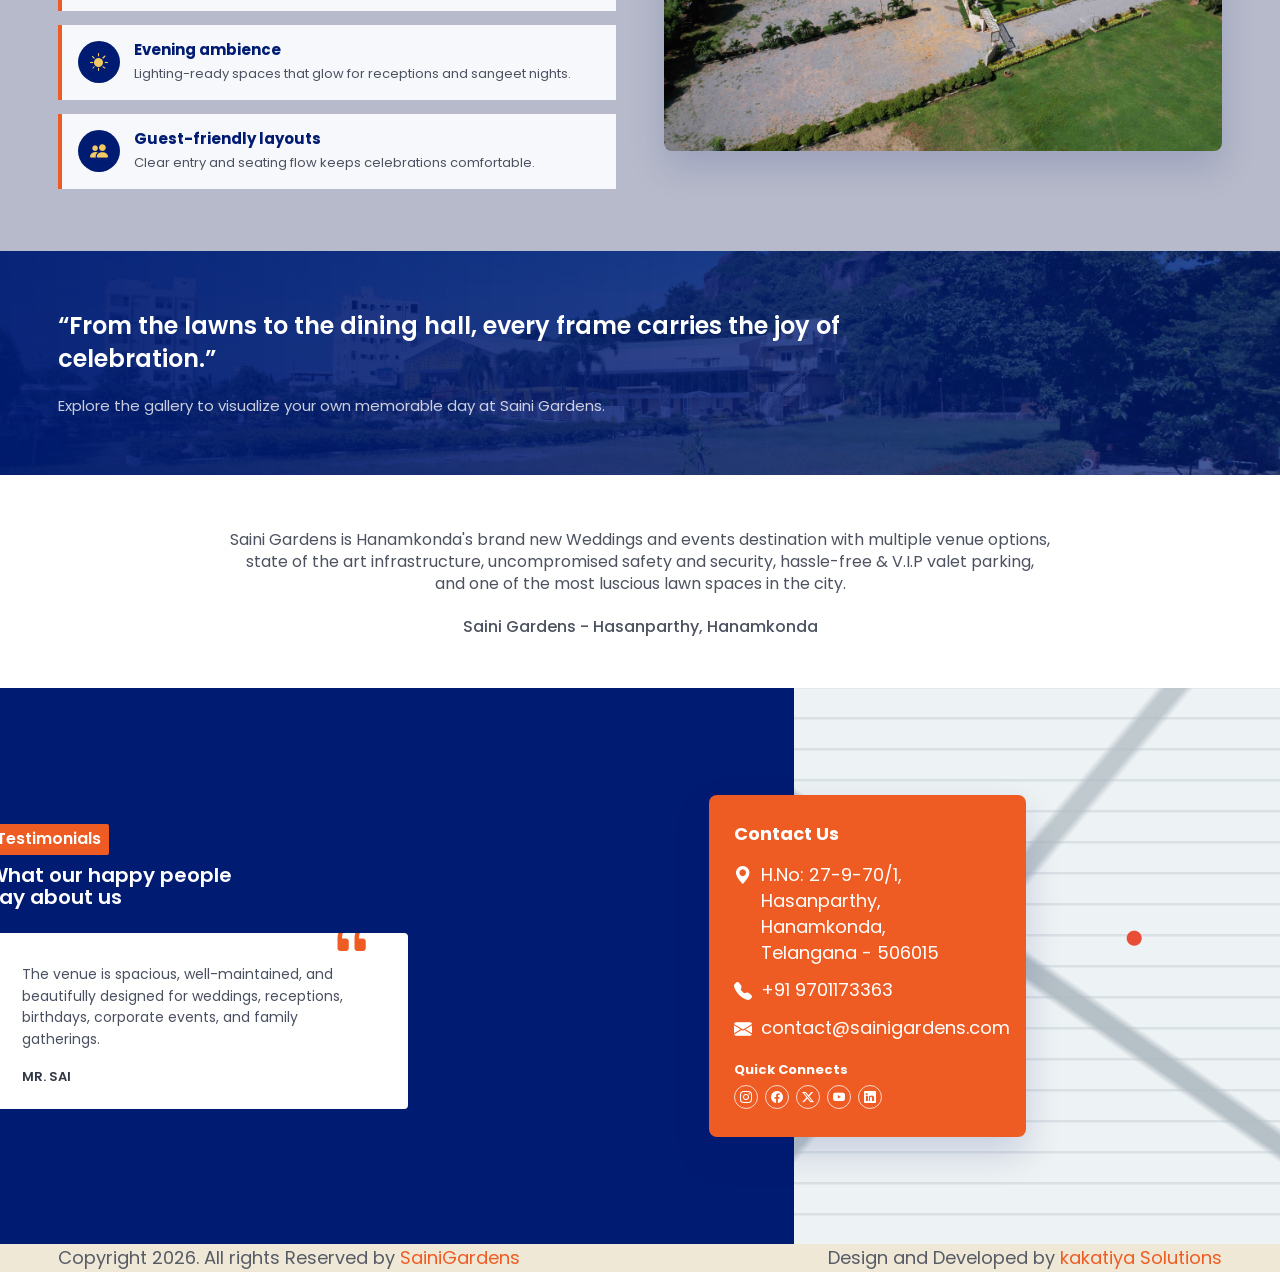
<file: gallery.html>
<!doctype html>
<html lang="en">
  <head>
    <meta charset="UTF-8" />
    <meta name="viewport" content="width=device-width, initial-scale=1.0" />
    <meta name="description" content="Photo gallery of Saini Gardens weddings, halls and lawns." />
    <title>Photo Gallery - Saini Gardens</title>
    <link rel="preconnect" href="https://fonts.googleapis.com" />
    <link rel="preconnect" href="https://fonts.gstatic.com" crossorigin />
    <link href="https://fonts.googleapis.com/css2?family=Poppins:wght@400;500;600;700&display=swap" rel="stylesheet" />
    <link href="https://cdn.jsdelivr.net/npm/bootstrap@5.3.3/dist/css/bootstrap.min.css" rel="stylesheet" />
    <link href="https://cdn.jsdelivr.net/npm/bootstrap-icons@1.11.3/font/bootstrap-icons.css" rel="stylesheet" />
    <link rel="stylesheet" href="css/style.css" />
  </head>
  <body data-page="gallery">

      <div id="header"></div>

    <header class="subpage-hero" style="--page-image: url('../images/old/gallery-photo-8.jpg')">
      <div class="subpage-hero__content">
        <span class="mini-label">Photo Gallery</span>
        <h1>A beautiful garden for your perfect wedding.</h1>
        <p>Explore venue views, main halls, lawns, ceremony moments and event-ready spaces from Saini Gardens.</p>
      </div>
    </header>

    <main>
      <section class="gallery-section">
        <div class="container site-container">
          <h2 class="gallery-title">Captured moments across the venue.</h2>
        <div class="gallery-filter-row nav nav-pills justify-content-center">

    <button class="gallery-btn active"
            data-bs-toggle="tab"
            data-bs-target="#all">
        All Moments
    </button>

    <button class="gallery-btn"
            data-bs-toggle="tab"
            data-bs-target="#weddings">
        Weddings
    </button>

    <button class="gallery-btn"
            data-bs-toggle="tab"
            data-bs-target="#reception">
        Reception Nights
    </button>

    <button class="gallery-btn"
            data-bs-toggle="tab"
            data-bs-target="#garden">
        Garden Views
    </button>

    <button class="gallery-btn"
            data-bs-toggle="tab"
            data-bs-target="#hall">
        Indoor Halls
    </button>

</div>
        <div class="tab-content mt-4">

    <!-- All Images -->
   <div class="tab-pane fade show active" id="all">
    <div class="gallery-grid">
        <a href="#" class="gallery-tile"><span class="gallery-image gallery-image--1"></span></a>
        <a href="#" class="gallery-tile"><span class="gallery-image gallery-image--2"></span></a>
        <a href="#" class="gallery-tile"><span class="gallery-image gallery-image--3"></span></a>
        <a href="#" class="gallery-tile"><span class="gallery-image gallery-image--4"></span></a>
        <a href="#" class="gallery-tile"><span class="gallery-image gallery-image--5"></span></a>
        <a href="#" class="gallery-tile"><span class="gallery-image gallery-image--6"></span></a>
        <a href="#" class="gallery-tile"><span class="gallery-image gallery-image--7"></span></a>
        <a href="#" class="gallery-tile"><span class="gallery-image gallery-image--8"></span></a>
    </div>
</div>

    <!-- Weddings -->
    <div class="tab-pane fade" id="weddings">
    <div class="gallery-grid">
        <a href="#" class="gallery-tile">
            <span class="gallery-image gallery-image--7"></span>
        </a>

        <a href="#" class="gallery-tile">
            <span class="gallery-image gallery-image--8"></span>
        </a>
    </div>
</div>

  <div class="tab-pane fade" id="reception">
    <div class="gallery-grid">
        <a href="#" class="gallery-tile">
            <span class="gallery-image gallery-image--6"></span>
        </a>

        <a href="#" class="gallery-tile">
            <span class="gallery-image gallery-image--8"></span>
        </a>
    </div>
</div>

    <div class="tab-pane fade" id="garden">
    <div class="gallery-grid">
        <a href="#" class="gallery-tile">
            <span class="gallery-image gallery-image--1"></span>
        </a>

        <a href="#" class="gallery-tile">
            <span class="gallery-image gallery-image--3"></span>
        </a>

        <a href="#" class="gallery-tile">
            <span class="gallery-image gallery-image--4"></span>
        </a>

        <a href="#" class="gallery-tile">
            <span class="gallery-image gallery-image--5"></span>
        </a>
    </div>
</div>
    

   <div class="tab-pane fade" id="hall">
    <div class="gallery-grid">
        <a href="#" class="gallery-tile">
            <span class="gallery-image gallery-image--2"></span>
        </a>
    </div>
</div>

</div>
        </div>
      </section>

      <section class="content-band">
        <div class="container site-container">
          <span class="subpage-kicker">Venue Highlights</span>
          <div class="row g-5 align-items-center">
            <div class="col-lg-6">
              <h2 class="section-title-main">Every corner is ready for celebration.</h2>
              <p class="section-copy">Walk through the entrance, lawn and hall spaces to see how each area is designed for smooth movement, elegant décor and memorable photographs.</p>
              <div class="feature-list">
                <div class="feature-list__item">
                  <i class="bi bi-camera-fill"></i>
                  <div>
                    <h3>Photo-ready backdrops</h3>
                    <p>Open lawns, grand halls and warm lighting for family portraits.</p>
                  </div>
                </div>
                <div class="feature-list__item">
                  <i class="bi bi-brightness-high-fill"></i>
                  <div>
                    <h3>Evening ambience</h3>
                    <p>Lighting-ready spaces that glow for receptions and sangeet nights.</p>
                  </div>
                </div>
                <div class="feature-list__item">
                  <i class="bi bi-people-fill"></i>
                  <div>
                    <h3>Guest-friendly layouts</h3>
                    <p>Clear entry and seating flow keeps celebrations comfortable.</p>
                  </div>
                </div>
              </div>
            </div>
            <div class="col-lg-6">
              <div class="image-panel">
                <img src="images/old/gallery-photo-11.jpg" alt="Wedding celebration at Saini Gardens" loading="lazy" />
              </div>
            </div>
          </div>
        </div>
      </section>

      <section class="quote-band">
        <div class="container site-container">
          <blockquote>“From the lawns to the dining hall, every frame carries the joy of celebration.”</blockquote>
          <p>Explore the gallery to visualize your own memorable day at Saini Gardens.</p>
        </div>
      </section>

      <section class="description-section">
        <div class="container site-container">
          <p>Saini Gardens is Hanamkonda's brand new Weddings and events destination with multiple venue options, state of the art infrastructure, uncompromised safety and security, hassle-free &amp; V.I.P valet parking, and one of the most luscious lawn spaces in the city.</p>
          <strong>Saini Gardens - Hasanparthy, Hanamkonda</strong>
        </div>
      </section>
    </main>


    <div class="lightbox" id="lightbox" aria-hidden="true">
      <button class="lightbox__close" aria-label="Close lightbox"><i class="bi bi-x-lg"></i></button>
      <button class="lightbox__prev" aria-label="Previous image"><i class="bi bi-chevron-left"></i></button>
      <button class="lightbox__next" aria-label="Next image"><i class="bi bi-chevron-right"></i></button>
      <div class="lightbox__stage"><div class="lightbox__image" id="lightboxImage"></div><div class="lightbox__counter" id="lightboxCounter">1 / 16</div></div>
    </div>

       <div id="footer"></div>

  </body>
  <script src="https://cdn.jsdelivr.net/npm/bootstrap@5.3.3/dist/js/bootstrap.bundle.min.js"></script>
  <script src="https://code.jquery.com/jquery-3.7.1.min.js"></script>
  <script>
$(function () {
    $("#header").load("header.html");
    $("#footer").load("footer.html");
});
</script>
</html>
</file>
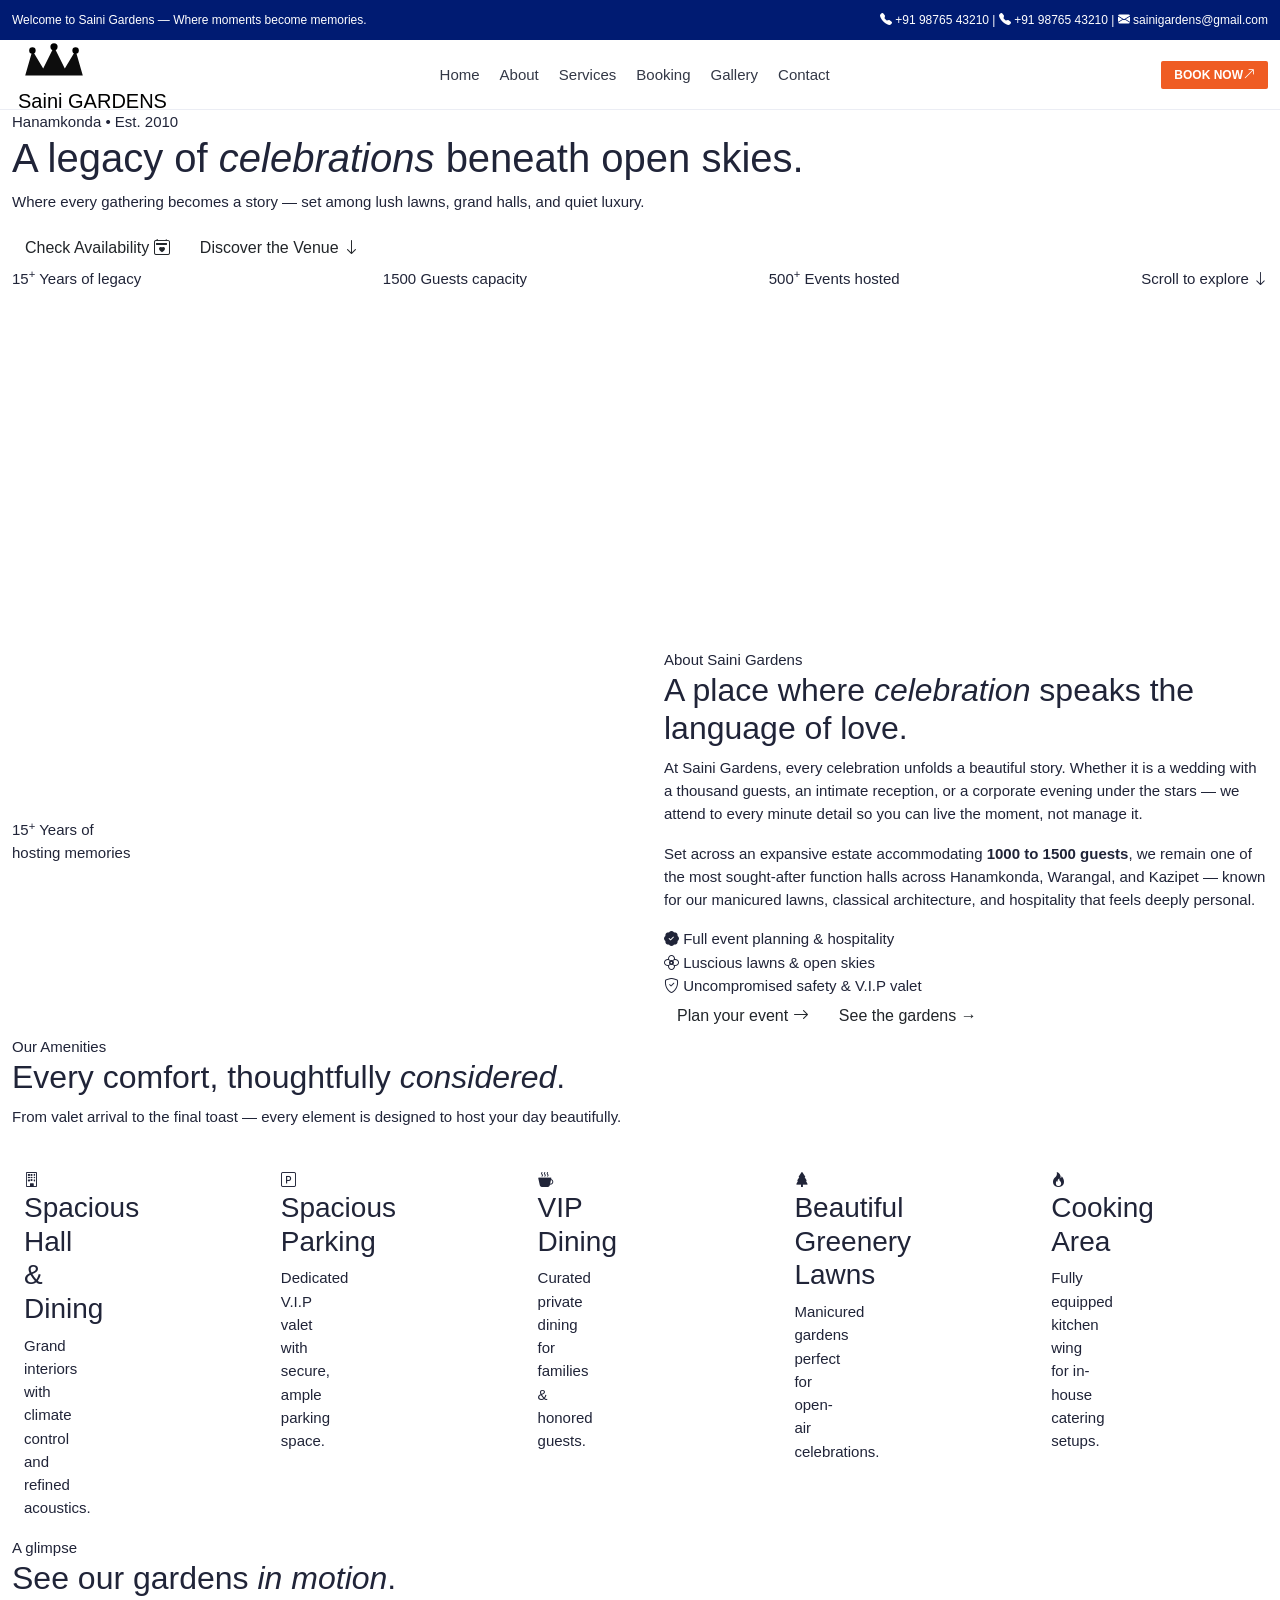
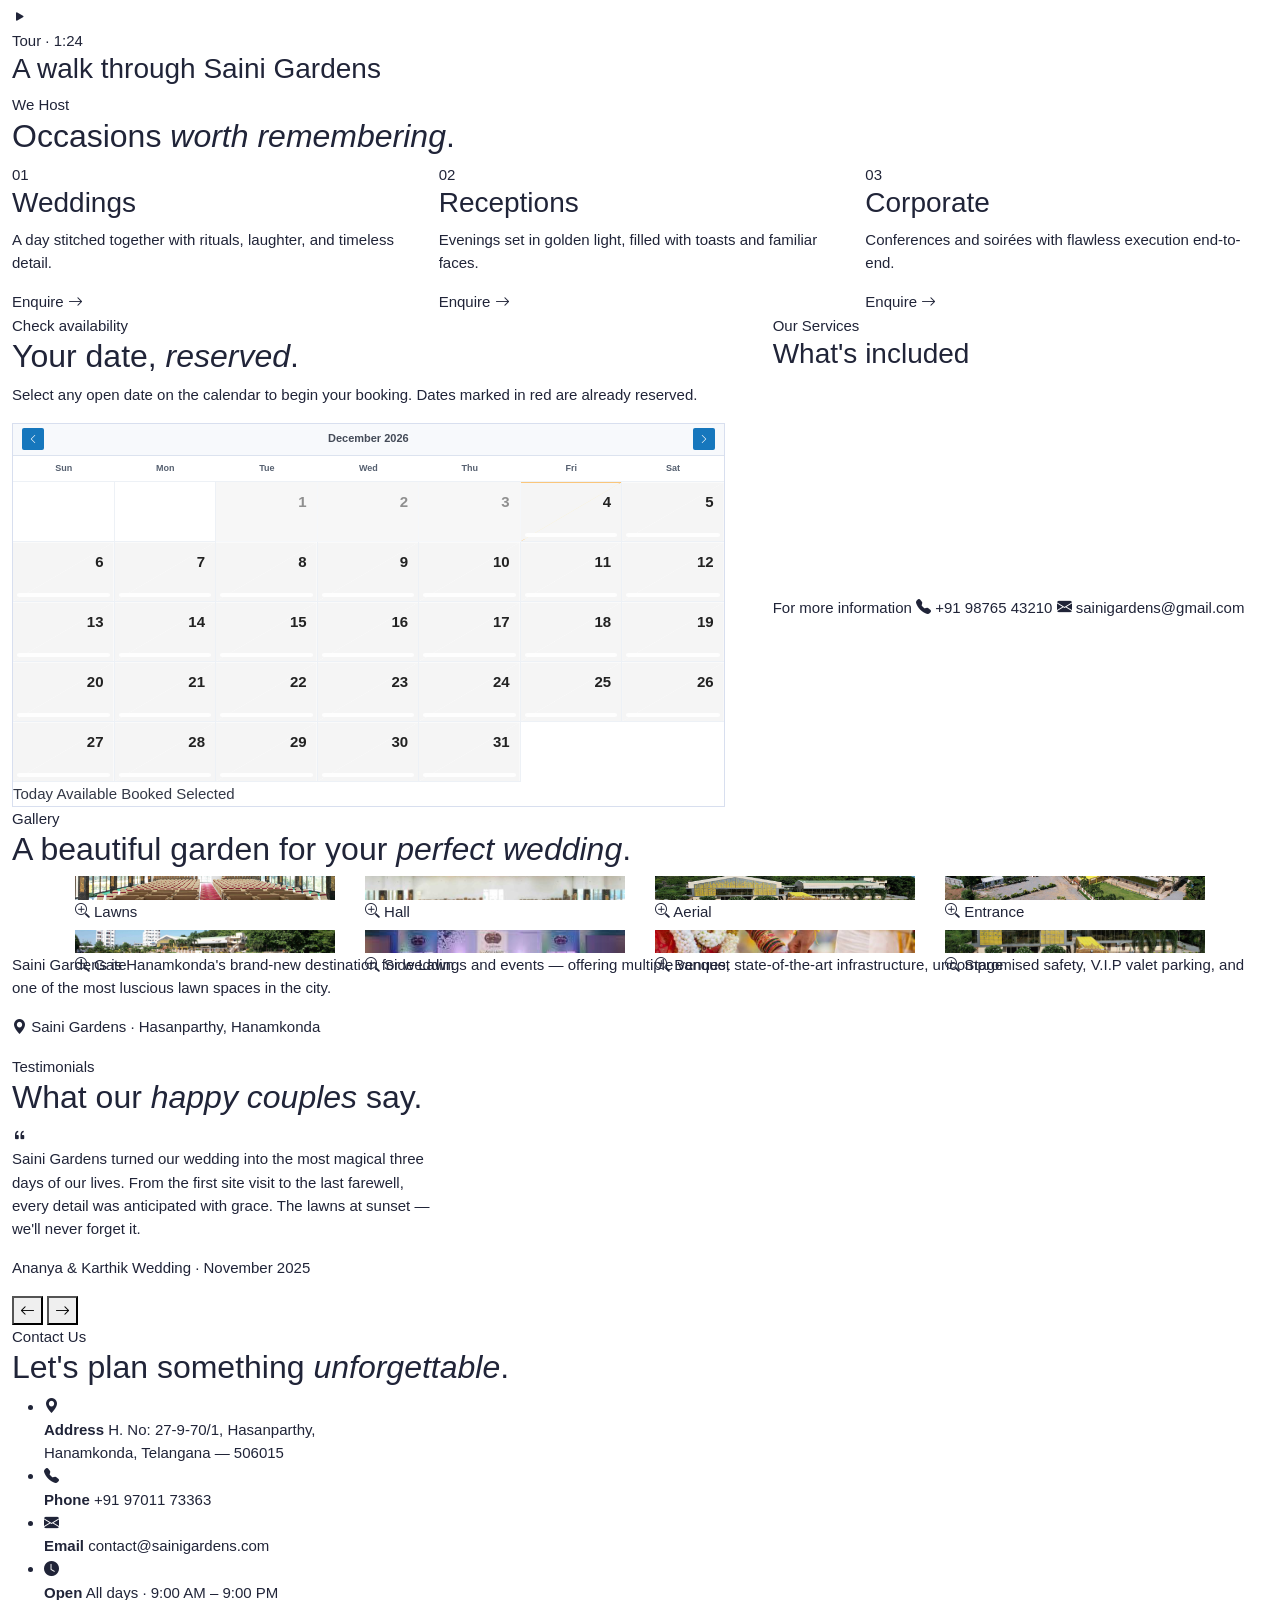
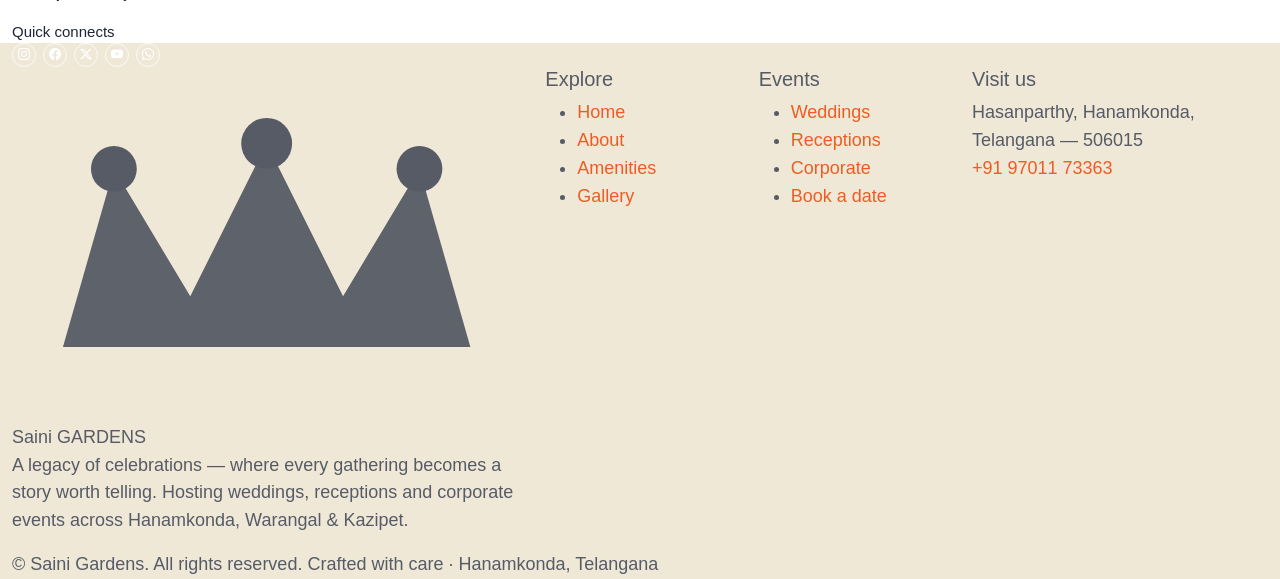
<file: indexbackup.html>
<!DOCTYPE html>
<html lang="en">
<head>
  <meta charset="UTF-8" />
  <meta name="viewport" content="width=device-width, initial-scale=1.0" />
  <meta name="description" content="Saini Gardens — A premier wedding and events destination in Hanamkonda with luxurious venues, gardens, and full-service hospitality." />
  <title>Saini Gardens — A Legacy of Celebrations</title>

  <!-- Preconnects for faster font loading -->
  <link rel="preconnect" href="https://fonts.googleapis.com" />
  <link rel="preconnect" href="https://fonts.gstatic.com" crossorigin />

  <!-- Distinctive Typography: Cormorant Garamond (editorial serif) + Jost (refined sans) -->
  <link href="https://fonts.googleapis.com/css2?family=Cormorant+Garamond:ital,wght@0,300;0,400;0,500;0,600;0,700;1,400;1,500&family=Jost:wght@300;400;500;600;700&display=swap" rel="stylesheet" />

  <!-- Bootstrap 5 -->
  <link href="https://cdn.jsdelivr.net/npm/bootstrap@5.3.3/dist/css/bootstrap.min.css" rel="stylesheet" />

  <!-- Bootstrap Icons -->
  <link rel="stylesheet" href="https://cdn.jsdelivr.net/npm/bootstrap-icons@1.11.3/font/bootstrap-icons.css" />

  <!-- Main Stylesheet -->
  <link rel="stylesheet" href="css/style.css" />
</head>
<body>

  <!-- ================= TOP BAR ================= -->
  <div class="top-bar">
    <div class="container-xxl d-flex justify-content-between align-items-center flex-wrap">
      <span class="top-bar__welcome">Welcome to Saini Gardens — Where moments become memories.</span>
      <div class="top-bar__contact">
        <a href="tel:+919876543210"><i class="bi bi-telephone-fill"></i> +91 98765 43210</a>
        <span class="divider">|</span>
        <a href="tel:+919876543210"><i class="bi bi-telephone-fill"></i> +91 98765 43210</a>
        <span class="divider">|</span>
        <a href="mailto:sainigardens@gmail.com"><i class="bi bi-envelope-fill"></i> sainigardens@gmail.com</a>
      </div>
    </div>
  </div>

  <!-- ================= NAVBAR ================= -->
  <nav class="navbar navbar-expand-lg site-nav" id="siteNav">
    <div class="container-xxl">
      <a class="navbar-brand" href="#home">
        <div class="brand-mark">
          <span class="brand-mark__crown">
            <svg viewBox="0 0 40 28" xmlns="http://www.w3.org/2000/svg" aria-hidden="true">
              <path d="M4 22 L8 8 L14 18 L20 6 L26 18 L32 8 L36 22 Z" fill="currentColor" opacity="0.95"/>
              <circle cx="8" cy="8" r="1.8" fill="currentColor"/>
              <circle cx="20" cy="6" r="2" fill="currentColor"/>
              <circle cx="32" cy="8" r="1.8" fill="currentColor"/>
            </svg>
          </span>
          <div class="brand-mark__text">
            <span class="brand-mark__name">Saini</span>
            <span class="brand-mark__sub">GARDENS</span>
          </div>
        </div>
      </a>

      <button class="navbar-toggler" type="button" data-bs-toggle="collapse" data-bs-target="#mainNav" aria-controls="mainNav" aria-expanded="false" aria-label="Toggle navigation">
        <span class="toggler-bar"></span>
        <span class="toggler-bar"></span>
        <span class="toggler-bar"></span>
      </button>

      <div class="collapse navbar-collapse" id="mainNav">
        <ul class="navbar-nav mx-auto mb-2 mb-lg-0">
          <li class="nav-item"><a class="nav-link active" href="#home">Home</a></li>
          <li class="nav-item"><a class="nav-link" href="#about">About</a></li>
          <li class="nav-item"><a class="nav-link" href="#amenities">Services</a></li>
          <li class="nav-item"><a class="nav-link" href="#booking">Booking</a></li>
          <li class="nav-item"><a class="nav-link" href="#gallery">Gallery</a></li>
          <li class="nav-item"><a class="nav-link" href="#contact">Contact</a></li>
        </ul>
        <a href="#booking" class="btn btn-book">
          <span>Book Now</span>
          <i class="bi bi-arrow-up-right"></i>
        </a>
      </div>
    </div>
  </nav>

  <!-- ================= HERO ================= -->
  <header class="hero" id="home">
    <div class="hero__media">
      <div class="hero__image" role="img" aria-label="Saini Gardens aerial view"></div>
      <div class="hero__overlay"></div>
      <div class="hero__grain"></div>
    </div>

    <div class="container-xxl hero__content">
      <div class="hero__eyebrow">
        <span class="dot"></span>
        <span>Hanamkonda • Est. 2010</span>
      </div>
      <h1 class="hero__title">
        <span class="line line--1">A legacy of</span>
        <span class="line line--2"><em>celebrations</em></span>
        <span class="line line--3">beneath open skies.</span>
      </h1>
      <p class="hero__lede">
        Where every gathering becomes a story — set among lush lawns, grand halls, and quiet luxury.
      </p>
      <div class="hero__cta">
        <a href="#booking" class="btn btn-primary-gold">
          <span>Check Availability</span>
          <i class="bi bi-calendar2-heart"></i>
        </a>
        <a href="#about" class="btn btn-ghost-light">
          <span>Discover the Venue</span>
          <i class="bi bi-arrow-down"></i>
        </a>
      </div>
    </div>

    <!-- Hero meta strip -->
    <div class="hero__meta">
      <div class="container-xxl d-flex flex-wrap justify-content-between align-items-center">
        <div class="meta-item">
          <span class="meta-num">15<sup>+</sup></span>
          <span class="meta-label">Years of legacy</span>
        </div>
        <div class="meta-item">
          <span class="meta-num">1500</span>
          <span class="meta-label">Guests capacity</span>
        </div>
        <div class="meta-item">
          <span class="meta-num">500<sup>+</sup></span>
          <span class="meta-label">Events hosted</span>
        </div>
        <div class="meta-item meta-item--cta">
          <a href="#booking">
            <span>Scroll to explore</span>
            <i class="bi bi-arrow-down"></i>
          </a>
        </div>
      </div>
    </div>
  </header>

  <!-- ================= ABOUT ================= -->
  <section class="section about" id="about">
    <div class="container-xxl">
      <div class="row g-5 align-items-center">
        <div class="col-lg-6">
          <div class="about__media">
            <div class="about__image about__image--main" role="img" aria-label="Wedding hall interior"></div>
            <div class="about__badge">
              <span class="about__badge-num">15<sup>+</sup></span>
              <span class="about__badge-text">Years of<br/>hosting memories</span>
            </div>
            <div class="about__image about__image--accent" role="img" aria-label="Garden view"></div>
          </div>
        </div>
        <div class="col-lg-6">
          <div class="section-head">
            <span class="eyebrow">About Saini Gardens</span>
            <h2 class="section-title">
              A place where <em>celebration</em> speaks the language of love.
            </h2>
          </div>
          <p class="section-lede">
            At Saini Gardens, every celebration unfolds a beautiful story. Whether it is a wedding with a thousand guests, an intimate reception, or a corporate evening under the stars — we attend to every minute detail so you can live the moment, not manage it.
          </p>
          <p class="section-lede">
            Set across an expansive estate accommodating <strong>1000 to 1500 guests</strong>, we remain one of the most sought-after function halls across Hanamkonda, Warangal, and Kazipet — known for our manicured lawns, classical architecture, and hospitality that feels deeply personal.
          </p>

          <div class="about__highlights">
            <div class="highlight">
              <i class="bi bi-patch-check-fill"></i>
              <span>Full event planning &amp; hospitality</span>
            </div>
            <div class="highlight">
              <i class="bi bi-flower2"></i>
              <span>Luscious lawns &amp; open skies</span>
            </div>
            <div class="highlight">
              <i class="bi bi-shield-check"></i>
              <span>Uncompromised safety &amp; V.I.P valet</span>
            </div>
          </div>

          <div class="about__actions">
            <a href="#booking" class="btn btn-primary-gold">
              <span>Plan your event</span>
              <i class="bi bi-arrow-right"></i>
            </a>
            <a href="#gallery" class="btn btn-link-gold">See the gardens →</a>
          </div>
        </div>
      </div>
    </div>
  </section>

  <!-- ================= AMENITIES ================= -->
  <section class="section amenities" id="amenities">
    <div class="container-xxl">
      <div class="section-head section-head--center">
        <span class="eyebrow eyebrow--light">Our Amenities</span>
        <h2 class="section-title section-title--light">
          Every comfort, thoughtfully <em>considered</em>.
        </h2>
        <p class="section-lede section-lede--light">
          From valet arrival to the final toast — every element is designed to host your day beautifully.
        </p>
      </div>

      <div class="row g-4 amenity-grid">
        <div class="col-6 col-md-4 col-lg">
          <div class="amenity-card">
            <div class="amenity-card__icon">
              <i class="bi bi-building"></i>
            </div>
            <h3 class="amenity-card__title">Spacious Hall<br/>&amp; Dining</h3>
            <p class="amenity-card__text">Grand interiors with climate control and refined acoustics.</p>
          </div>
        </div>
        <div class="col-6 col-md-4 col-lg">
          <div class="amenity-card">
            <div class="amenity-card__icon">
              <i class="bi bi-p-square"></i>
            </div>
            <h3 class="amenity-card__title">Spacious<br/>Parking</h3>
            <p class="amenity-card__text">Dedicated V.I.P valet with secure, ample parking space.</p>
          </div>
        </div>
        <div class="col-6 col-md-4 col-lg">
          <div class="amenity-card">
            <div class="amenity-card__icon">
              <i class="bi bi-cup-hot-fill"></i>
            </div>
            <h3 class="amenity-card__title">VIP<br/>Dining</h3>
            <p class="amenity-card__text">Curated private dining for families &amp; honored guests.</p>
          </div>
        </div>
        <div class="col-6 col-md-4 col-lg">
          <div class="amenity-card">
            <div class="amenity-card__icon">
              <i class="bi bi-tree-fill"></i>
            </div>
            <h3 class="amenity-card__title">Beautiful<br/>Greenery Lawns</h3>
            <p class="amenity-card__text">Manicured gardens perfect for open-air celebrations.</p>
          </div>
        </div>
        <div class="col-6 col-md-4 col-lg">
          <div class="amenity-card">
            <div class="amenity-card__icon">
              <i class="bi bi-fire"></i>
            </div>
            <h3 class="amenity-card__title">Cooking<br/>Area</h3>
            <p class="amenity-card__text">Fully equipped kitchen wing for in-house catering setups.</p>
          </div>
        </div>
      </div>
    </div>
  </section>

  <!-- ================= VIDEO ================= -->
  <section class="section video-section">
    <div class="container-xxl">
      <div class="section-head section-head--center">
        <span class="eyebrow">A glimpse</span>
        <h2 class="section-title">See our gardens <em>in motion</em>.</h2>
      </div>
      <div class="video-frame" role="button" tabindex="0" aria-label="Play venue tour video" data-bs-toggle="modal" data-bs-target="#videoModal">
        <div class="video-frame__thumb" role="img" aria-label="Saini Gardens video thumbnail"></div>
        <div class="video-frame__play">
          <i class="bi bi-play-fill"></i>
        </div>
        <div class="video-frame__caption">
          <span class="eyebrow eyebrow--light">Tour · 1:24</span>
          <h3>A walk through Saini Gardens</h3>
        </div>
      </div>
    </div>
  </section>

  <!-- Video Modal -->
  <div class="modal fade" id="videoModal" tabindex="-1" aria-labelledby="videoModalLabel" aria-hidden="true">
    <div class="modal-dialog modal-dialog-centered modal-xl">
      <div class="modal-content video-modal">
        <div class="modal-header border-0">
          <h5 class="modal-title" id="videoModalLabel">Saini Gardens · Venue Tour</h5>
          <button type="button" class="btn-close btn-close-white" data-bs-dismiss="modal" aria-label="Close"></button>
        </div>
        <div class="modal-body p-0">
          <div class="ratio ratio-16x9">
            <iframe id="videoFrame" src="" title="Saini Gardens Tour" allow="accelerometer; autoplay; clipboard-write; encrypted-media; gyroscope; picture-in-picture" allowfullscreen></iframe>
          </div>
        </div>
      </div>
    </div>
  </div>

  <!-- ================= EVENTS (WE HOST) ================= -->
  <section class="section events" id="events">
    <div class="container-xxl">
      <div class="section-head">
        <span class="eyebrow">We Host</span>
        <h2 class="section-title">Occasions <em>worth remembering</em>.</h2>
      </div>

      <div class="row g-4">
        <div class="col-md-6 col-lg-4">
          <article class="event-card">
            <div class="event-card__image event-card__image--wedding" role="img" aria-label="Wedding ceremony"></div>
            <div class="event-card__body">
              <span class="event-card__num">01</span>
              <h3 class="event-card__title">Weddings</h3>
              <p class="event-card__text">A day stitched together with rituals, laughter, and timeless detail.</p>
              <a href="#booking" class="event-card__link">Enquire <i class="bi bi-arrow-right"></i></a>
            </div>
          </article>
        </div>
        <div class="col-md-6 col-lg-4">
          <article class="event-card">
            <div class="event-card__image event-card__image--reception" role="img" aria-label="Reception"></div>
            <div class="event-card__body">
              <span class="event-card__num">02</span>
              <h3 class="event-card__title">Receptions</h3>
              <p class="event-card__text">Evenings set in golden light, filled with toasts and familiar faces.</p>
              <a href="#booking" class="event-card__link">Enquire <i class="bi bi-arrow-right"></i></a>
            </div>
          </article>
        </div>
        <div class="col-md-6 col-lg-4">
          <article class="event-card">
            <div class="event-card__image event-card__image--corporate" role="img" aria-label="Corporate event"></div>
            <div class="event-card__body">
              <span class="event-card__num">03</span>
              <h3 class="event-card__title">Corporate</h3>
              <p class="event-card__text">Conferences and soirées with flawless execution end-to-end.</p>
              <a href="#booking" class="event-card__link">Enquire <i class="bi bi-arrow-right"></i></a>
            </div>
          </article>
        </div>
      </div>
    </div>
  </section>

  <!-- ================= BOOKING (CALENDAR) ================= -->
  <section class="section booking" id="booking">
    <div class="container-xxl">
      <div class="row g-5">
        <div class="col-lg-7">
          <div class="section-head">
            <span class="eyebrow eyebrow--light">Check availability</span>
            <h2 class="section-title section-title--light">Your date, <em>reserved</em>.</h2>
            <p class="section-lede section-lede--light">
              Select any open date on the calendar to begin your booking. Dates marked in red are already reserved.
            </p>
          </div>

          <div class="calendar-card">
            <div class="calendar-header">
              <button class="cal-nav" id="prevMonth" aria-label="Previous month">
                <i class="bi bi-chevron-left"></i>
              </button>
              <div class="calendar-title">
                <span id="calMonth">March</span>
                <span id="calYear">2026</span>
              </div>
              <button class="cal-nav" id="nextMonth" aria-label="Next month">
                <i class="bi bi-chevron-right"></i>
              </button>
            </div>
            <div class="calendar-weekdays">
              <span>Sun</span><span>Mon</span><span>Tue</span><span>Wed</span><span>Thu</span><span>Fri</span><span>Sat</span>
            </div>
            <div class="calendar-grid" id="calendarGrid" role="grid" aria-label="Booking calendar"></div>
            <div class="calendar-legend">
              <span class="legend-item"><i class="dot dot--today"></i> Today</span>
              <span class="legend-item"><i class="dot dot--available"></i> Available</span>
              <span class="legend-item"><i class="dot dot--booked"></i> Booked</span>
              <span class="legend-item"><i class="dot dot--selected"></i> Selected</span>
            </div>
          </div>
        </div>

        <div class="col-lg-5">
          <div class="services-panel">
            <span class="eyebrow eyebrow--gold">Our Services</span>
            <h3 class="services-panel__title">What's included</h3>
            <ol class="services-list">
              <li>
                <strong>Hall Rental</strong>
                <span>(Tables, Chairs, Dance Floor, Stage)</span>
              </li>
              <li>White tablecloth on premier packages</li>
              <li>Parking garage included</li>
              <li>Cleaning services included</li>
              <li>Dedicated V.I.P valet</li>
              <li>On-site event coordinator</li>
              <li>Premium lighting &amp; sound support</li>
              <li>Bridal &amp; green rooms</li>
            </ol>

            <div class="services-panel__contact">
              <span class="eyebrow eyebrow--gold">For more information</span>
              <a href="tel:+919876543210" class="phone-link">
                <i class="bi bi-telephone-fill"></i>
                <span>+91 98765 43210</span>
              </a>
              <a href="mailto:sainigardens@gmail.com" class="phone-link phone-link--secondary">
                <i class="bi bi-envelope-fill"></i>
                <span>sainigardens@gmail.com</span>
              </a>
            </div>
          </div>
        </div>
      </div>
    </div>
  </section>

  <!-- Booking Modal -->
  <div class="modal fade" id="bookingModal" tabindex="-1" aria-labelledby="bookingModalLabel" aria-hidden="true">
    <div class="modal-dialog modal-dialog-centered modal-lg">
      <div class="modal-content booking-modal">
        <div class="modal-header">
          <div>
            <span class="eyebrow eyebrow--gold">Enquire</span>
            <h3 class="modal-title" id="bookingModalLabel">Reserve your date</h3>
          </div>
          <button type="button" class="btn-close" data-bs-dismiss="modal" aria-label="Close"></button>
        </div>
        <div class="modal-body">
          <form id="bookingForm" novalidate>
            <div class="row g-3">
              <div class="col-md-6">
                <label class="form-label" for="bName">Full name</label>
                <input type="text" class="form-control" id="bName" required minlength="2" placeholder="e.g. Priya Reddy" />
                <div class="invalid-feedback">Please enter your full name.</div>
              </div>
              <div class="col-md-6">
                <label class="form-label" for="bPhone">Phone</label>
                <input type="tel" class="form-control" id="bPhone" required pattern="[0-9+\s\-]{10,15}" placeholder="+91 98xxx xxxxx" />
                <div class="invalid-feedback">Please enter a valid phone number.</div>
              </div>
              <div class="col-md-6">
                <label class="form-label" for="bEventType">Event type</label>
                <select class="form-select" id="bEventType" required>
                  <option value="" disabled selected>Choose one…</option>
                  <option>Wedding</option>
                  <option>Reception</option>
                  <option>Corporate Event</option>
                  <option>Other Celebration</option>
                </select>
                <div class="invalid-feedback">Please select an event type.</div>
              </div>
              <div class="col-md-6">
                <label class="form-label" for="bDate">Selected date</label>
                <input type="text" class="form-control" id="bDate" readonly />
              </div>
              <div class="col-12">
                <label class="form-label" for="bMessage">Message</label>
                <textarea class="form-control" id="bMessage" rows="3" placeholder="Guest count, special requests, preferred timings…"></textarea>
              </div>
            </div>

            <div class="booking-modal__actions">
              <button type="submit" class="btn btn-primary-gold" id="bookingSubmit">
                <span class="btn-label">Send enquiry</span>
                <span class="btn-spinner" aria-hidden="true"></span>
                <i class="bi bi-arrow-right"></i>
              </button>
              <button type="button" class="btn btn-ghost-dark" data-bs-dismiss="modal">Cancel</button>
            </div>

            <div class="booking-success" id="bookingSuccess" role="status" aria-live="polite">
              <i class="bi bi-check-circle-fill"></i>
              <div>
                <strong>Thank you!</strong>
                <p>We'll contact you soon with availability &amp; a special discount.</p>
              </div>
            </div>
          </form>
        </div>
      </div>
    </div>
  </div>

  <!-- ================= GALLERY ================= -->
  <section class="section gallery" id="gallery">
    <div class="container-xxl">
      <div class="section-head section-head--center">
        <span class="eyebrow">Gallery</span>
        <h2 class="section-title">
          A beautiful garden for your <em>perfect wedding</em>.
        </h2>
      </div>

      <div class="gallery-grid">
        <a href="#" class="gallery-item gallery-item--tall" data-gallery-index="0">
          <div class="gallery-image gallery-image--1" role="img" aria-label="Garden lawn"></div>
          <span class="gallery-item__label"><i class="bi bi-zoom-in"></i> Lawns</span>
        </a>
        <a href="#" class="gallery-item" data-gallery-index="1">
          <div class="gallery-image gallery-image--2" role="img" aria-label="Hall decor"></div>
          <span class="gallery-item__label"><i class="bi bi-zoom-in"></i> Hall</span>
        </a>
        <a href="#" class="gallery-item" data-gallery-index="2">
          <div class="gallery-image gallery-image--3" role="img" aria-label="Aerial view"></div>
          <span class="gallery-item__label"><i class="bi bi-zoom-in"></i> Aerial</span>
        </a>
        <a href="#" class="gallery-item" data-gallery-index="3">
          <div class="gallery-image gallery-image--4" role="img" aria-label="Entry view"></div>
          <span class="gallery-item__label"><i class="bi bi-zoom-in"></i> Entrance</span>
        </a>
        <a href="#" class="gallery-item" data-gallery-index="4">
          <div class="gallery-image gallery-image--5" role="img" aria-label="Arch gate"></div>
          <span class="gallery-item__label"><i class="bi bi-zoom-in"></i> Gate</span>
        </a>
        <a href="#" class="gallery-item" data-gallery-index="5">
          <div class="gallery-image gallery-image--6" role="img" aria-label="Side lawn"></div>
          <span class="gallery-item__label"><i class="bi bi-zoom-in"></i> Side Lawn</span>
        </a>
        <a href="#" class="gallery-item gallery-item--wide" data-gallery-index="6">
          <div class="gallery-image gallery-image--7" role="img" aria-label="Banquet setup"></div>
          <span class="gallery-item__label"><i class="bi bi-zoom-in"></i> Banquet</span>
        </a>
        <a href="#" class="gallery-item" data-gallery-index="7">
          <div class="gallery-image gallery-image--8" role="img" aria-label="Stage view"></div>
          <span class="gallery-item__label"><i class="bi bi-zoom-in"></i> Stage</span>
        </a>
      </div>

      <p class="gallery-caption">
        Saini Gardens is Hanamkonda's brand-new destination for weddings and events — offering multiple venues, state-of-the-art infrastructure, uncompromised safety, V.I.P valet parking, and one of the most luscious lawn spaces in the city.
      </p>
      <p class="gallery-location">
        <i class="bi bi-geo-alt-fill"></i> Saini Gardens · Hasanparthy, Hanamkonda
      </p>
    </div>
  </section>

  <!-- Lightbox -->
  <div class="lightbox" id="lightbox" aria-hidden="true">
    <button class="lightbox__close" aria-label="Close lightbox"><i class="bi bi-x-lg"></i></button>
    <button class="lightbox__prev" aria-label="Previous image"><i class="bi bi-chevron-left"></i></button>
    <button class="lightbox__next" aria-label="Next image"><i class="bi bi-chevron-right"></i></button>
    <div class="lightbox__stage">
      <div class="lightbox__image" id="lightboxImage"></div>
      <div class="lightbox__counter" id="lightboxCounter">1 / 8</div>
    </div>
  </div>

  <!-- ================= TESTIMONIALS ================= -->
  <section class="section testimonials">
    <div class="container-xxl">
      <div class="section-head section-head--center">
        <span class="eyebrow eyebrow--gold">Testimonials</span>
        <h2 class="section-title section-title--light">
          What our <em>happy couples</em> say.
        </h2>
      </div>

      <div id="testimonialCarousel" class="carousel slide testimonial-carousel" data-bs-ride="carousel" data-bs-interval="6000">
        <div class="carousel-inner">
          <div class="carousel-item active">
            <figure class="testimonial">
              <i class="bi bi-quote testimonial__mark"></i>
              <blockquote class="testimonial__quote">
                Saini Gardens turned our wedding into the most magical three days of our lives. From the first site visit to the last farewell, every detail was anticipated with grace. The lawns at sunset — we'll never forget it.
              </blockquote>
              <figcaption class="testimonial__author">
                <span class="testimonial__name">Ananya &amp; Karthik</span>
                <span class="testimonial__role">Wedding · November 2025</span>
              </figcaption>
            </figure>
          </div>
          <div class="carousel-item">
            <figure class="testimonial">
              <i class="bi bi-quote testimonial__mark"></i>
              <blockquote class="testimonial__quote">
                We hosted our 500-guest reception here and not a single thing went wrong. The team treats every event like it's their own family's — warmth you cannot fake.
              </blockquote>
              <figcaption class="testimonial__author">
                <span class="testimonial__name">Sravani Reddy</span>
                <span class="testimonial__role">Reception · August 2025</span>
              </figcaption>
            </figure>
          </div>
          <div class="carousel-item">
            <figure class="testimonial">
              <i class="bi bi-quote testimonial__mark"></i>
              <blockquote class="testimonial__quote">
                A venue that genuinely understands hospitality. Our corporate summit ran flawlessly, with AV, catering, and logistics all managed by the in-house team. Highly recommended.
              </blockquote>
              <figcaption class="testimonial__author">
                <span class="testimonial__name">Ravi Teja</span>
                <span class="testimonial__role">Corporate Event · February 2026</span>
              </figcaption>
            </figure>
          </div>
        </div>
        <div class="carousel-controls">
          <button class="carousel-control" type="button" data-bs-target="#testimonialCarousel" data-bs-slide="prev" aria-label="Previous">
            <i class="bi bi-arrow-left"></i>
          </button>
          <div class="carousel-indicators">
            <button type="button" data-bs-target="#testimonialCarousel" data-bs-slide-to="0" class="active" aria-current="true" aria-label="Slide 1"></button>
            <button type="button" data-bs-target="#testimonialCarousel" data-bs-slide-to="1" aria-label="Slide 2"></button>
            <button type="button" data-bs-target="#testimonialCarousel" data-bs-slide-to="2" aria-label="Slide 3"></button>
          </div>
          <button class="carousel-control" type="button" data-bs-target="#testimonialCarousel" data-bs-slide="next" aria-label="Next">
            <i class="bi bi-arrow-right"></i>
          </button>
        </div>
      </div>
    </div>
  </section>

  <!-- ================= CONTACT ================= -->
  <section class="section contact" id="contact">
    <div class="container-xxl">
      <div class="row g-0 contact-wrap">
        <div class="col-lg-5">
          <div class="contact-panel">
            <span class="eyebrow eyebrow--gold">Contact Us</span>
            <h2 class="contact-panel__title">Let's plan something <em>unforgettable</em>.</h2>

            <ul class="contact-list">
              <li>
                <i class="bi bi-geo-alt-fill"></i>
                <div>
                  <strong>Address</strong>
                  <span>H. No: 27-9-70/1, Hasanparthy,<br/>Hanamkonda, Telangana — 506015</span>
                </div>
              </li>
              <li>
                <i class="bi bi-telephone-fill"></i>
                <div>
                  <strong>Phone</strong>
                  <a href="tel:+919701173363">+91 97011 73363</a>
                </div>
              </li>
              <li>
                <i class="bi bi-envelope-fill"></i>
                <div>
                  <strong>Email</strong>
                  <a href="mailto:contact@sainigardens.com">contact@sainigardens.com</a>
                </div>
              </li>
              <li>
                <i class="bi bi-clock-fill"></i>
                <div>
                  <strong>Open</strong>
                  <span>All days · 9:00 AM – 9:00 PM</span>
                </div>
              </li>
            </ul>

            <div class="contact-socials">
              <span class="eyebrow eyebrow--gold">Quick connects</span>
              <div class="socials">
                <a href="#" aria-label="Instagram"><i class="bi bi-instagram"></i></a>
                <a href="#" aria-label="Facebook"><i class="bi bi-facebook"></i></a>
                <a href="#" aria-label="Twitter"><i class="bi bi-twitter-x"></i></a>
                <a href="#" aria-label="YouTube"><i class="bi bi-youtube"></i></a>
                <a href="#" aria-label="WhatsApp"><i class="bi bi-whatsapp"></i></a>
              </div>
            </div>
          </div>
        </div>
        <div class="col-lg-7">
          <div class="contact-map">
            <iframe
              src="https://www.google.com/maps/embed?pb=!1m18!1m12!1m3!1d3804.0999999999995!2d79.5!3d18.0!2m3!1f0!2f0!3f0!3m2!1i1024!2i768!4f13.1!3m3!1m2!1s0x0%3A0x0!2sHanamkonda%2C%20Telangana!5e0!3m2!1sen!2sin!4v1700000000000"
              width="100%" height="100%" style="border:0;" allowfullscreen="" loading="lazy" referrerpolicy="no-referrer-when-downgrade" title="Saini Gardens location"></iframe>
          </div>
        </div>
      </div>
    </div>
  </section>

  <!-- ================= FOOTER ================= -->
  <footer class="site-footer">
    <div class="container-xxl">
      <div class="row g-4 align-items-start footer-main">
        <div class="col-lg-5">
          <div class="brand-mark brand-mark--footer">
            <span class="brand-mark__crown">
              <svg viewBox="0 0 40 28" xmlns="http://www.w3.org/2000/svg" aria-hidden="true">
                <path d="M4 22 L8 8 L14 18 L20 6 L26 18 L32 8 L36 22 Z" fill="currentColor" opacity="0.95"/>
                <circle cx="8" cy="8" r="1.8" fill="currentColor"/>
                <circle cx="20" cy="6" r="2" fill="currentColor"/>
                <circle cx="32" cy="8" r="1.8" fill="currentColor"/>
              </svg>
            </span>
            <div class="brand-mark__text">
              <span class="brand-mark__name">Saini</span>
              <span class="brand-mark__sub">GARDENS</span>
            </div>
          </div>
          <p class="footer-tagline">
            A legacy of celebrations — where every gathering becomes a story worth telling. Hosting weddings, receptions and corporate events across Hanamkonda, Warangal &amp; Kazipet.
          </p>
        </div>
        <div class="col-6 col-lg-2">
          <h5 class="footer-heading">Explore</h5>
          <ul class="footer-links">
            <li><a href="#home">Home</a></li>
            <li><a href="#about">About</a></li>
            <li><a href="#amenities">Amenities</a></li>
            <li><a href="#gallery">Gallery</a></li>
          </ul>
        </div>
        <div class="col-6 col-lg-2">
          <h5 class="footer-heading">Events</h5>
          <ul class="footer-links">
            <li><a href="#events">Weddings</a></li>
            <li><a href="#events">Receptions</a></li>
            <li><a href="#events">Corporate</a></li>
            <li><a href="#booking">Book a date</a></li>
          </ul>
        </div>
        <div class="col-lg-3">
          <h5 class="footer-heading">Visit us</h5>
          <address class="footer-address">
            Hasanparthy, Hanamkonda,<br/>
            Telangana — 506015<br/>
            <a href="tel:+919701173363">+91 97011 73363</a>
          </address>
        </div>
      </div>
      <div class="footer-bar">
        <span>© <span id="footerYear"></span> Saini Gardens. All rights reserved.</span>
        <span>Crafted with care · Hanamkonda, Telangana</span>
      </div>
    </div>
  </footer>

  <!-- Floating book-now button (mobile) -->
  <a href="#booking" class="floating-book d-lg-none" aria-label="Book now">
    <i class="bi bi-calendar2-heart-fill"></i>
    <span>Book</span>
  </a>

  <!-- Scripts -->
  <script src="https://cdn.jsdelivr.net/npm/bootstrap@5.3.3/dist/js/bootstrap.bundle.min.js"></script>
  <script src="js/script.js"></script>
</body>
</html>
</file>
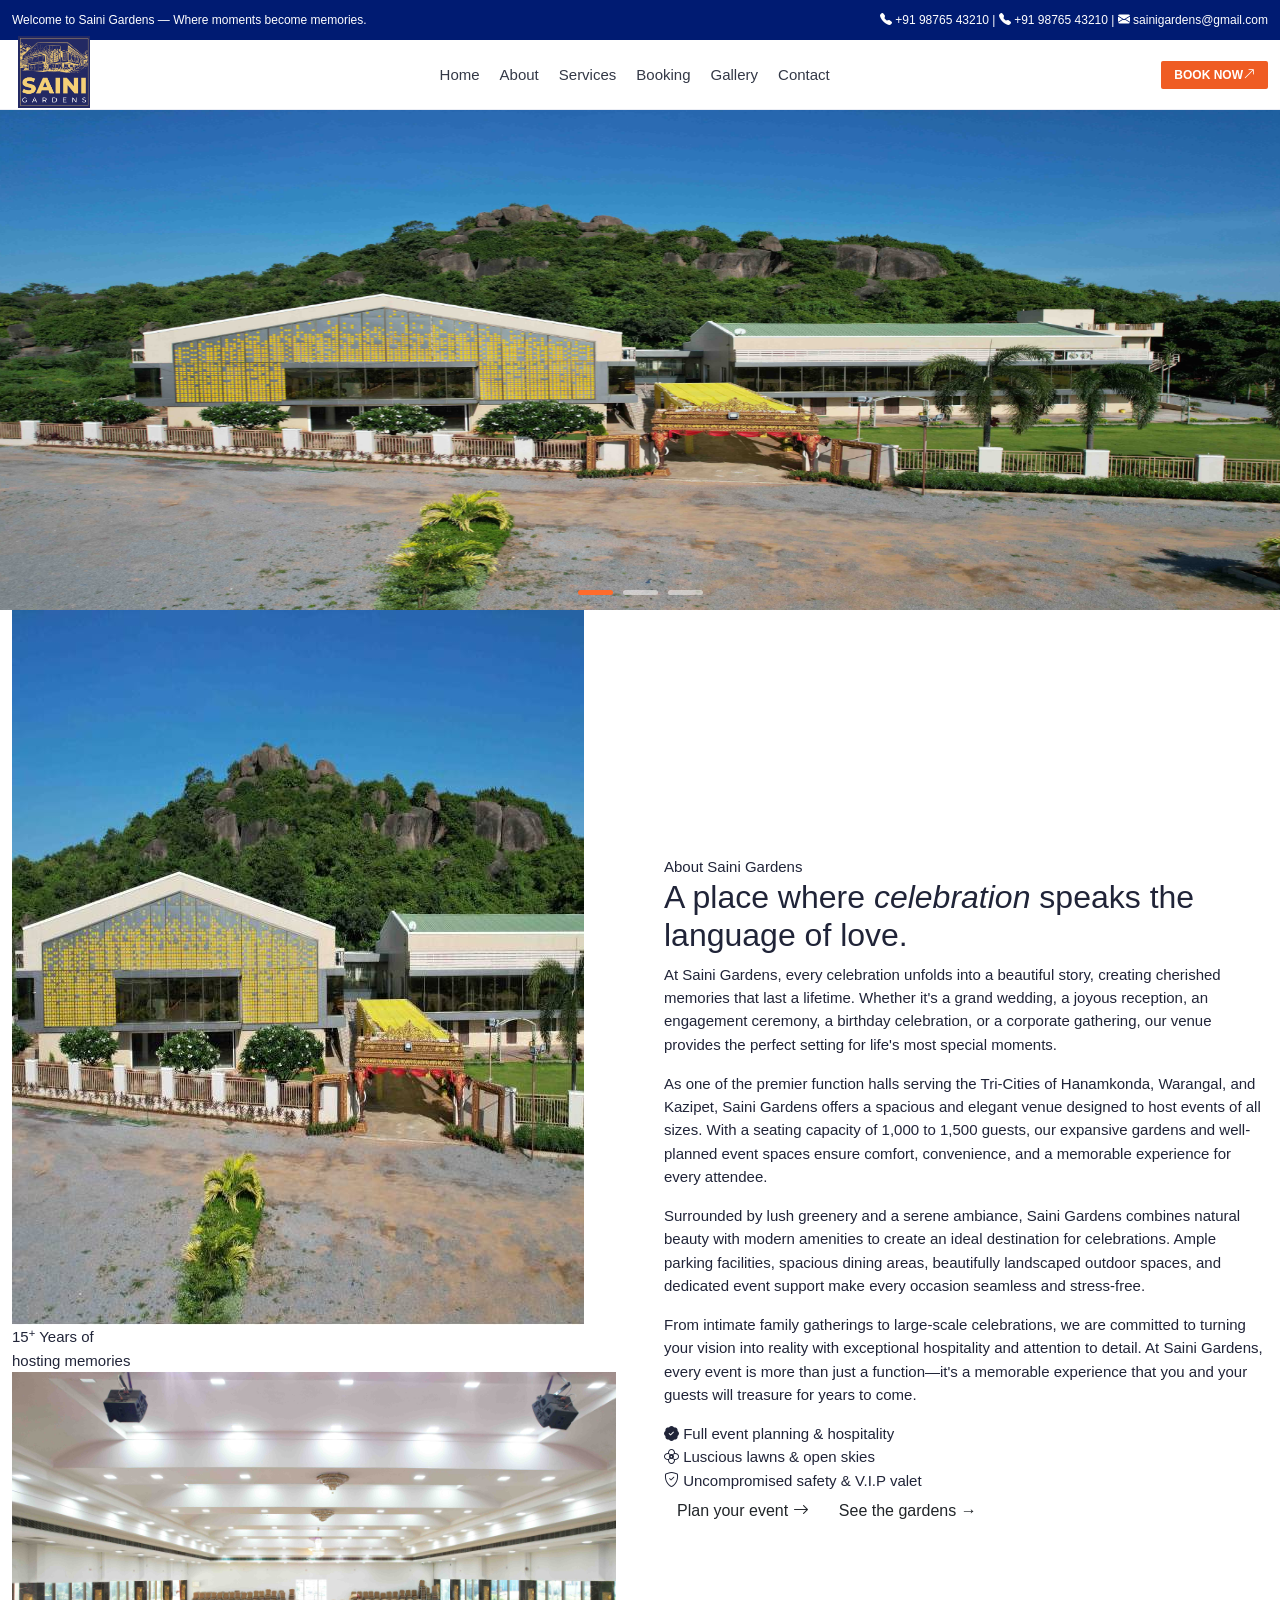
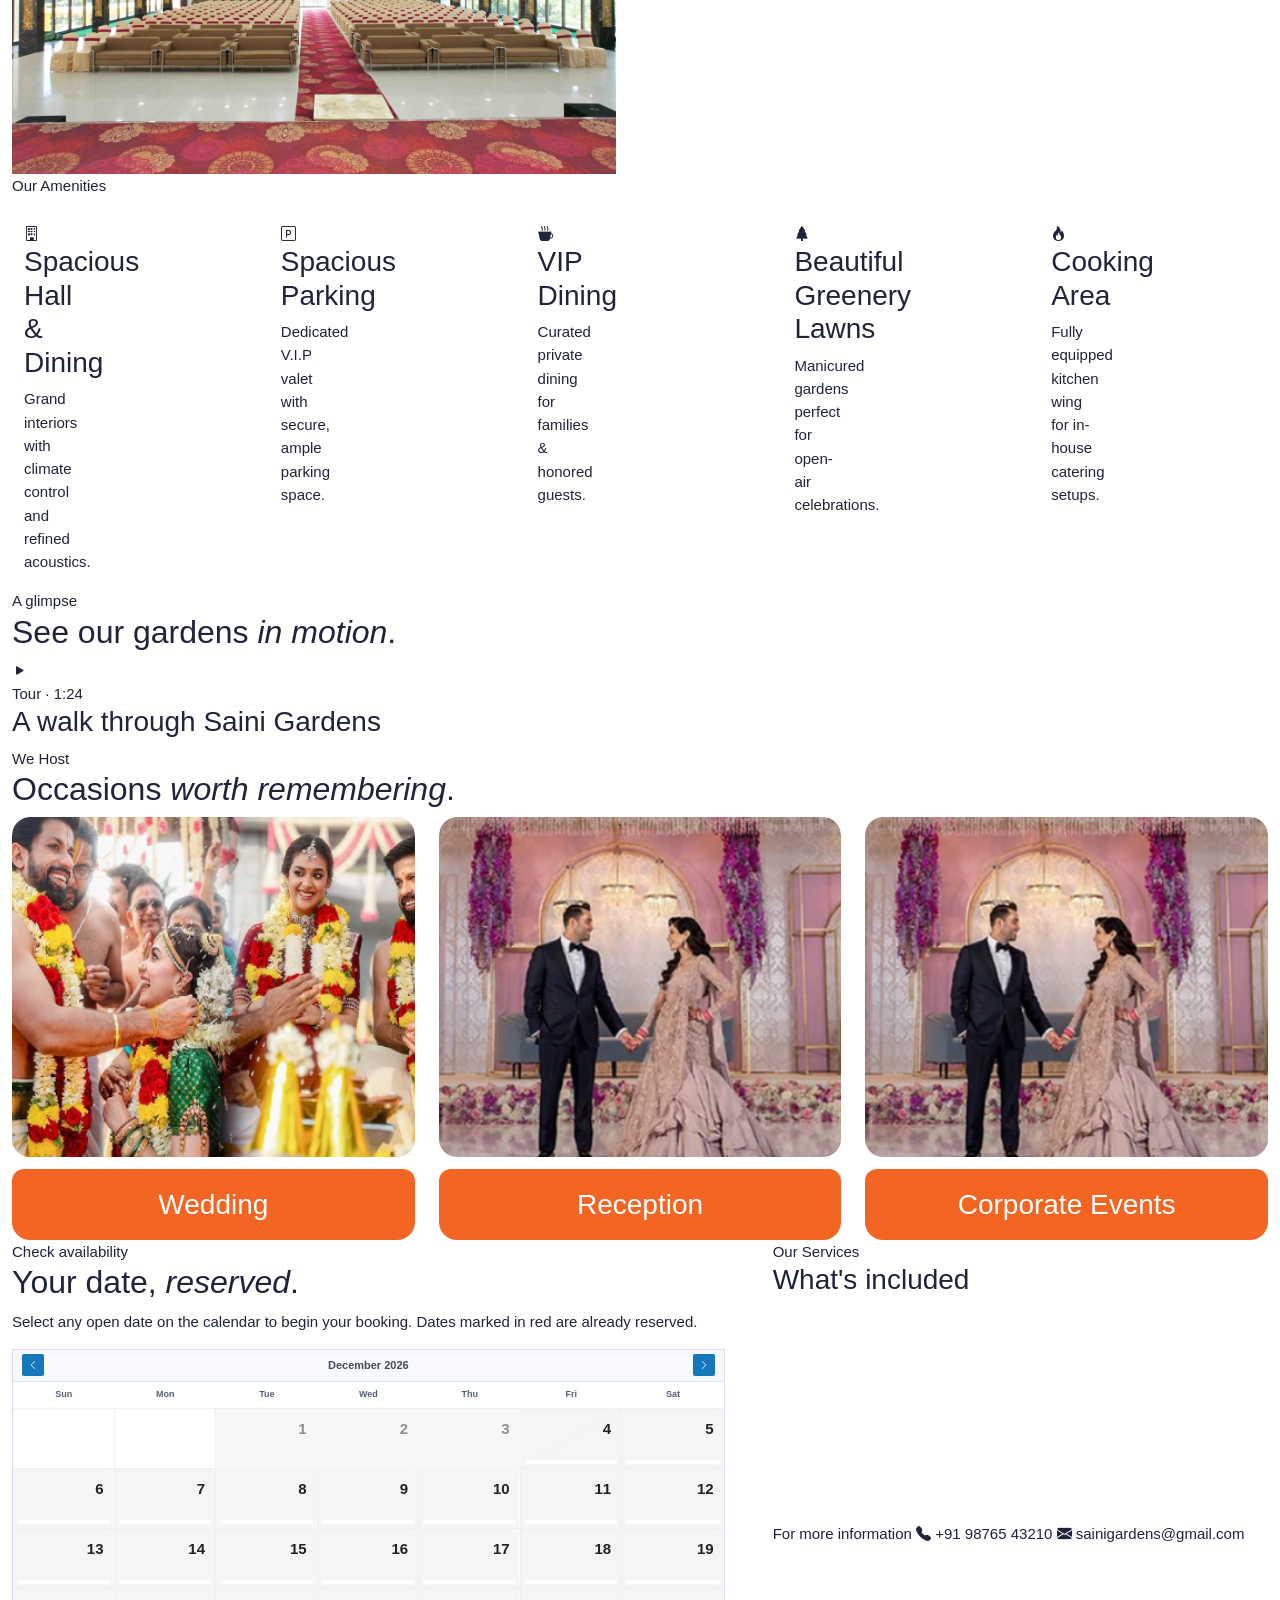
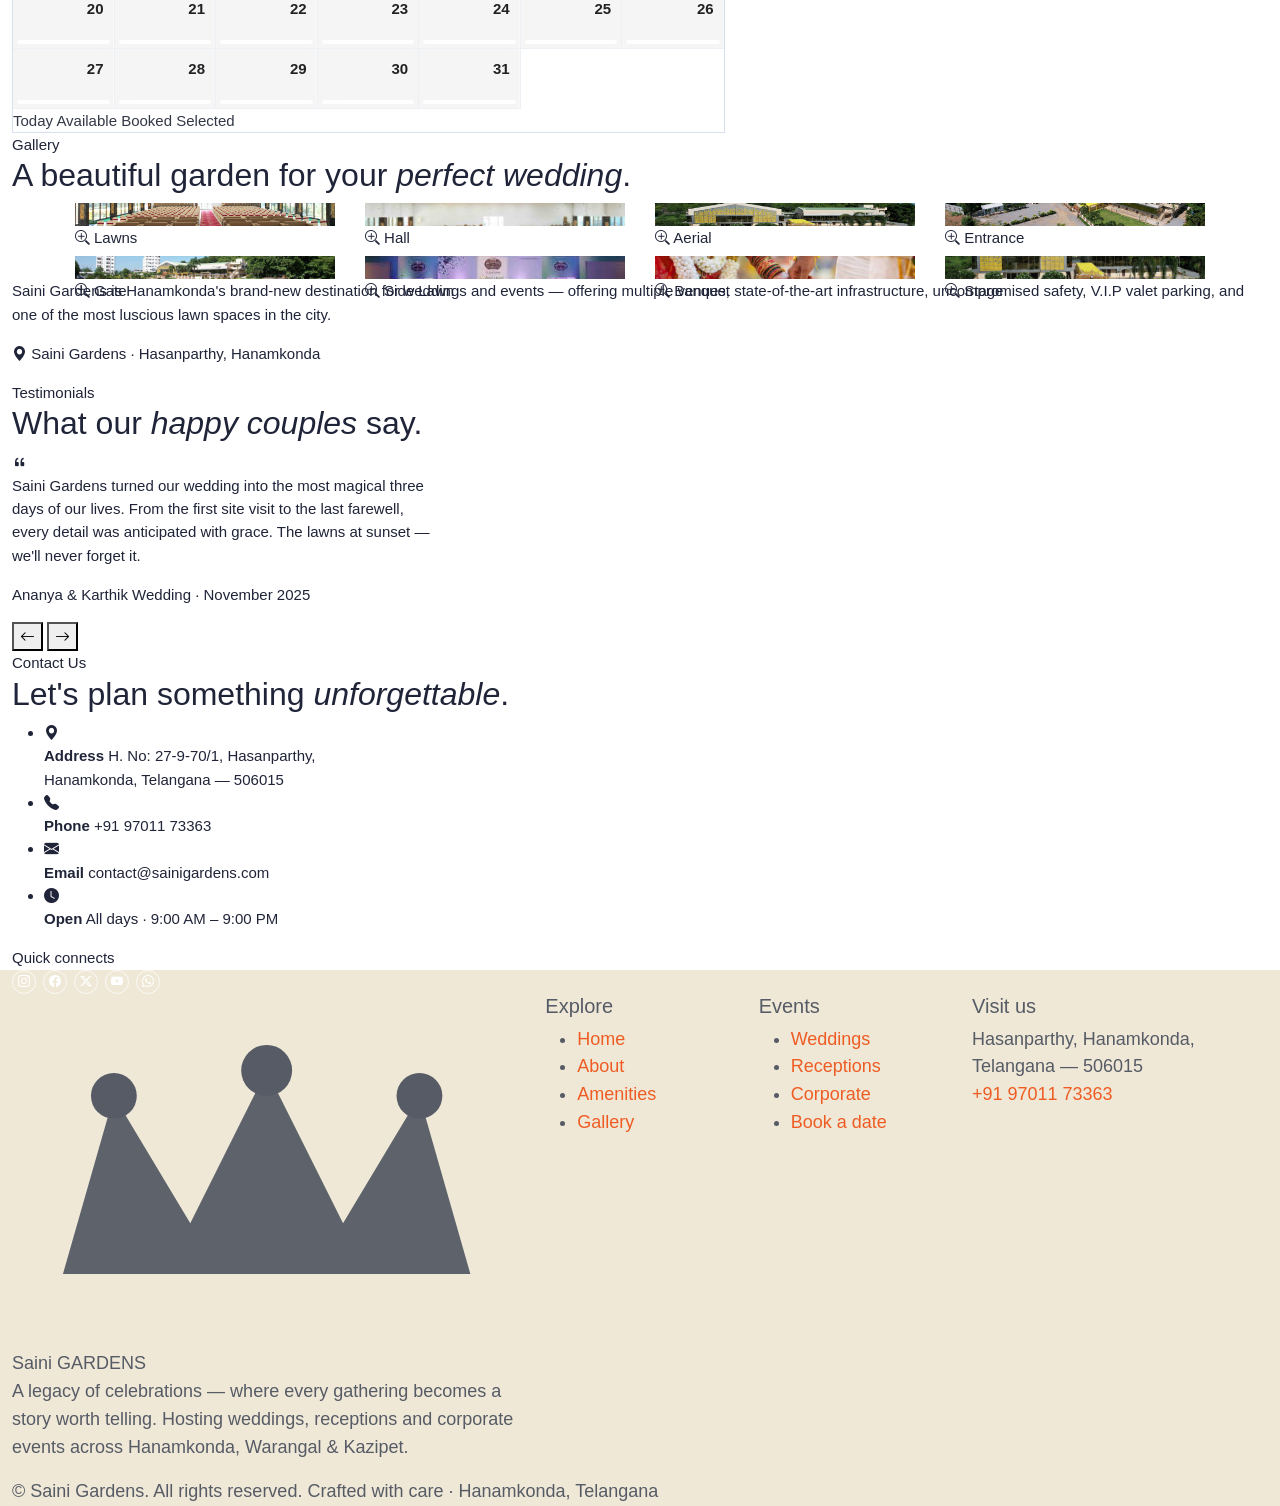
<file: indexbu250526.html>
<!doctype html>
<html lang="en">
	<head>
		<meta charset="UTF-8" />
		<meta name="viewport" content="width=device-width, initial-scale=1.0" />
		<meta
			name="description"
			content="Saini Gardens — A premier wedding and events destination in Hanamkonda with luxurious venues, gardens, and full-service hospitality."
		/>
		<title>Saini Gardens — A Legacy of Celebrations</title>

		<!-- Preconnects for faster font loading -->
		<link rel="preconnect" href="https://fonts.googleapis.com" />
		<link rel="preconnect" href="https://fonts.gstatic.com" crossorigin />

		<!-- Distinctive Typography: Cormorant Garamond (editorial serif) + Jost (refined sans) -->
		<link
			href="https://fonts.googleapis.com/css2?family=Cormorant+Garamond:ital,wght@0,300;0,400;0,500;0,600;0,700;1,400;1,500&family=Jost:wght@300;400;500;600;700&display=swap"
			rel="stylesheet"
		/>

		<!-- Bootstrap 5 -->
		<link
			href="https://cdn.jsdelivr.net/npm/bootstrap@5.3.3/dist/css/bootstrap.min.css"
			rel="stylesheet"
		/>

		<!-- Bootstrap Icons -->
		<link
			rel="stylesheet"
			href="https://cdn.jsdelivr.net/npm/bootstrap-icons@1.11.3/font/bootstrap-icons.css"
		/>

		<!-- Main Stylesheet -->
		<link rel="stylesheet" href="css/style.css" />
		<style>
			/* Keep image full width */
			.carousel {
				position: relative;
			}

			.carousel-item img {
				width: 100%;
				height: 500px; /* adjust as needed */
				object-fit: cover;
			}

			/* Place indicators INSIDE image at bottom */
			.custom-indicators {
				position: absolute;
				bottom: 15px !important;
				left: 50% !important;
				transform: translateX(-50%);
				margin: 0;
				z-index: 2;
			}

			/* Indicator buttons */
			.custom-indicators button {
				width: 35px !important;
				height: 5px !important;
				border: none !important;
				border-radius: 10px;
				margin: 0 5px !important;
				background-color: white !important;
				opacity: 0.7;
			}

			/* Active indicator */
			.custom-indicators .active {
				background-color: #ff6b2c !important;
				opacity: 1;
			}

			.event-box{
    background: #fff;
    border-radius: 18px;
    overflow: hidden;
    text-align: center;
    transition: 0.3s ease;
}

.event-box img{
    width: 100%;
    height: 340px;
    object-fit: cover;
    border-radius: 18px;
    display: block;
}

.event-btn{
    width: 100%;
    margin-top: 12px;
    border: none;
    background: #f26522;
    color: #fff;
    font-size: 28px;
    font-weight: 500;
    padding: 14px 20px;
    border-radius: 12px;
    transition: 0.3s ease;
}

.event-btn:hover{
    background: #d94f12;
}

@media(max-width:768px){
    .event-box img{
        height: 260px;
    }

    .event-btn{
        font-size: 22px;
    }
}
		</style>
	</head>
	<body>
		<!-- ================= TOP BAR ================= -->
		<div class="top-bar">
			<div
				class="container-xxl d-flex justify-content-between align-items-center flex-wrap"
			>
				<span class="top-bar__welcome"
					>Welcome to Saini Gardens — Where moments become memories.</span
				>
				<div class="top-bar__contact">
					<a href="tel:+919876543210"
						><i class="bi bi-telephone-fill"></i> +91 98765 43210</a
					>
					<span class="divider">|</span>
					<a href="tel:+919876543210"
						><i class="bi bi-telephone-fill"></i> +91 98765 43210</a
					>
					<span class="divider">|</span>
					<a href="mailto:sainigardens@gmail.com"
						><i class="bi bi-envelope-fill"></i> sainigardens@gmail.com</a
					>
				</div>
			</div>
		</div>

		<!-- ================= NAVBAR ================= -->
		<nav class="navbar navbar-expand-lg site-nav" id="siteNav">
			<div class="container-xxl">
				<a class="navbar-brand" href="#home">
					<div class="brand-mark">
						<!-- <span class="brand-mark__crown">
							<svg
								viewBox="0 0 40 28"
								xmlns="http://www.w3.org/2000/svg"
								aria-hidden="true"
							>
								<path
									d="M4 22 L8 8 L14 18 L20 6 L26 18 L32 8 L36 22 Z"
									fill="currentColor"
									opacity="0.95"
								/>
								<circle cx="8" cy="8" r="1.8" fill="currentColor" />
								<circle cx="20" cy="6" r="2" fill="currentColor" />
								<circle cx="32" cy="8" r="1.8" fill="currentColor" />
							</svg>
						</span>
						<div class="brand-mark__text">
							<span class="brand-mark__name">Saini</span>
							<span class="brand-mark__sub">GARDENS</span>
						</div> -->


						<img src="images/LOGO.png" alt="Logo" class="brand-mark__logo" / width="100px" heigh
					t="50px">
					</div>
				</a>

				<button
					class="navbar-toggler"
					type="button"
					data-bs-toggle="collapse"
					data-bs-target="#mainNav"
					aria-controls="mainNav"
					aria-expanded="false"
					aria-label="Toggle navigation"
				>
					<span class="toggler-bar"></span>
					<span class="toggler-bar"></span>
					<span class="toggler-bar"></span>
				</button>

				<div class="collapse navbar-collapse" id="mainNav">
					<ul class="navbar-nav mx-auto mb-2 mb-lg-0">
						<li class="nav-item">
							<a class="nav-link active" href="#home">Home</a>
						</li>
						<li class="nav-item">
							<a class="nav-link" href="#about">About</a>
						</li>
						<li class="nav-item">
							<a class="nav-link" href="#amenities">Services</a>
						</li>
						<li class="nav-item">
							<a class="nav-link" href="#booking">Booking</a>
						</li>
						<li class="nav-item">
							<a class="nav-link" href="#gallery">Gallery</a>
						</li>
						<li class="nav-item">
							<a class="nav-link" href="#contact">Contact</a>
						</li>
					</ul>
					<a href="#booking" class="btn btn-book">
						<span>Book Now</span>
						<i class="bi bi-arrow-up-right"></i>
					</a>
				</div>
			</div>
		</nav>

		<!-- ================= HERO ================= -->
		<header class="herosss" id="home">
			<div
				id="carouselExample"
				class="carousel slide"
				data-bs-ride="carousel"
				data-bs-interval="3000"
				data-bs-wrap="true"
			>
				<!-- Bottom indicators -->
				<div class="carousel-indicators custom-indicators">
					<button
						type="button"
						data-bs-target="#carouselExample"
						data-bs-slide-to="0"
						class="active"
						aria-current="true"
					></button>

					<button
						type="button"
						data-bs-target="#carouselExample"
						data-bs-slide-to="1"
					></button>

					<button
						type="button"
						data-bs-target="#carouselExample"
						data-bs-slide-to="2"
					></button>
				</div>

				<!-- Slides -->
				<div class="carousel-inner">
					<div class="carousel-item active">
						<img
							src="images/garden-carousel-1.png"
							class="d-block w-100"
							alt=""
						/>
					</div>

					<div class="carousel-item">
						<img
							src="images/garden-carousel-2.png"
							class="d-block w-100"
							alt=""
						/>
					</div>

					<div class="carousel-item">
						<img
							src="images/garden-carousel-3.png"
							class="d-block w-100"
							alt=""
						/>
					</div>
				</div>
			</div>
		</header>

		<!-- ================= ABOUT ================= -->
		<section class="section about" id="about">
			<div class="container-xxl">
				<div class="row g-5 align-items-center">
					<div class="col-lg-6">
						<div class="about__media">
							<!-- <div
								class="about__image about__image--main"
								role="img"
								aria-label="Wedding hall interior"
							></div> -->
							   <!-- Main Image -->
							<div class="about__image about__image--main">
									<!-- <img src="images/main-hall-2.jpg" alt="Wedding hall"> -->
									 <img src="images/main-hall-3.jpg" alt="Wedding hall">
							</div>
							<div class="about__badge">
								<span class="about__badge-num">15<sup>+</sup></span>
								<span class="about__badge-text"
									>Years of<br />hosting memories</span
								>
							</div>
							<div
								class="about__image about__image--accent"
								role="img"
								aria-label="Garden view"
							>
						
						 <img src="images/main-hall.jpg" alt="Garden view"></div>
						</div>
					</div>
					<div class="col-lg-6">
						<div class="section-head">
							<span class="eyebrow">About Saini Gardens</span>
							<h2 class="section-title">
								A place where <em>celebration</em> speaks the language of love.
							</h2>
						</div>
						<p class="section-lede">
							At Saini Gardens, every celebration unfolds into a beautiful story, creating cherished memories that last a lifetime. Whether it's a grand wedding, a joyous reception, an engagement ceremony, a birthday celebration, or a corporate gathering, our venue provides the perfect setting for life's most special moments.
</p>

							<p class="section-lede">


As one of the premier function halls serving the Tri-Cities of Hanamkonda, Warangal, and Kazipet, Saini Gardens offers a spacious and elegant venue designed to host events of all sizes. With a seating capacity of 1,000 to 1,500 guests, our expansive gardens and well-planned event spaces ensure comfort, convenience, and a memorable experience for every attendee.
</p>
<p class="section-lede">
Surrounded by lush greenery and a serene ambiance, Saini Gardens combines natural beauty with modern amenities to create an ideal destination for celebrations. Ample parking facilities, spacious dining areas, beautifully landscaped outdoor spaces, and dedicated event support make every occasion seamless and stress-free.
</p>
<p class="section-lede">
From intimate family gatherings to large-scale celebrations, we are committed to turning your vision into reality with exceptional hospitality and attention to detail. At Saini Gardens, every event is more than just a function—it's a memorable experience that you and your guests will treasure for years to come.
						</p>
						

						<div class="about__highlights">
							<div class="highlight">
								<i class="bi bi-patch-check-fill"></i>
								<span>Full event planning &amp; hospitality</span>
							</div>
							<div class="highlight">
								<i class="bi bi-flower2"></i>
								<span>Luscious lawns &amp; open skies</span>
							</div>
							<div class="highlight">
								<i class="bi bi-shield-check"></i>
								<span>Uncompromised safety &amp; V.I.P valet</span>
							</div>
						</div>

						<div class="about__actions">
							<a href="#booking" class="btn btn-primary-gold">
								<span>Plan your event</span>
								<i class="bi bi-arrow-right"></i>
							</a>
							<a href="#gallery" class="btn btn-link-gold">See the gardens →</a>
						</div>
					</div>
				</div>
			</div>
		</section>

		<!-- ================= AMENITIES ================= -->
		<section class="section amenities" id="amenities">
			<div class="container-xxl">
				<div class="section-head section-head--center">
					<span class="eyebrow eyebrow--light">Our Amenities</span>
					<!-- <h2 class="section-title section-title--light">
						Every comfort, thoughtfully <em>considered</em>.
					</h2>
					<p class="section-lede section-lede--light">
						From valet arrival to the final toast — every element is designed to
						host your day beautifully.
					</p> -->
				</div>

				<div class="row g-4 amenity-grid">
					<div class="col-6 col-md-4 col-lg">
						<div class="amenity-card">
							<div class="amenity-card__icon">
								<i class="bi bi-building"></i>
							</div>
							<h3 class="amenity-card__title">
								Spacious Hall<br />&amp; Dining
							</h3>
							<p class="amenity-card__text">
								Grand interiors with climate control and refined acoustics.
							</p>
						</div>
					</div>
					<div class="col-6 col-md-4 col-lg">
						<div class="amenity-card">
							<div class="amenity-card__icon">
								<i class="bi bi-p-square"></i>
							</div>
							<h3 class="amenity-card__title">Spacious<br />Parking</h3>
							<p class="amenity-card__text">
								Dedicated V.I.P valet with secure, ample parking space.
							</p>
						</div>
					</div>
					<div class="col-6 col-md-4 col-lg">
						<div class="amenity-card">
							<div class="amenity-card__icon">
								<i class="bi bi-cup-hot-fill"></i>
							</div>
							<h3 class="amenity-card__title">VIP<br />Dining</h3>
							<p class="amenity-card__text">
								Curated private dining for families &amp; honored guests.
							</p>
						</div>
					</div>
					<div class="col-6 col-md-4 col-lg">
						<div class="amenity-card">
							<div class="amenity-card__icon">
								<i class="bi bi-tree-fill"></i>
							</div>
							<h3 class="amenity-card__title">Beautiful<br />Greenery Lawns</h3>
							<p class="amenity-card__text">
								Manicured gardens perfect for open-air celebrations.
							</p>
						</div>
					</div>
					<div class="col-6 col-md-4 col-lg">
						<div class="amenity-card">
							<div class="amenity-card__icon">
								<i class="bi bi-fire"></i>
							</div>
							<h3 class="amenity-card__title">Cooking<br />Area</h3>
							<p class="amenity-card__text">
								Fully equipped kitchen wing for in-house catering setups.
							</p>
						</div>
					</div>
				</div>
			</div>
		</section>

		<!-- ================= VIDEO ================= -->
		<section class="section video-section">
			<div class="container-xxl">
				<div class="section-head section-head--center">
					<span class="eyebrow">A glimpse</span>
					<h2 class="section-title">See our gardens <em>in motion</em>.</h2>
				</div>
				<div
					class="video-frame"
					role="button"
					tabindex="0"
					aria-label="Play venue tour video"
					data-bs-toggle="modal"
					data-bs-target="#videoModal"
				>
					<div
						class="video-frame__thumb"
						role="img"
						aria-label="Saini Gardens video thumbnail"
					></div>
					<div class="video-frame__play">
						<i class="bi bi-play-fill"></i>
					</div>
					<div class="video-frame__caption">
						<span class="eyebrow eyebrow--light">Tour · 1:24</span>
						<h3>A walk through Saini Gardens</h3>
					</div>
				</div>
			</div>
		</section>

		<!-- Video Modal -->
		<div
			class="modal fade"
			id="videoModal"
			tabindex="-1"
			aria-labelledby="videoModalLabel"
			aria-hidden="true"
		>
			<div class="modal-dialog modal-dialog-centered modal-xl">
				<div class="modal-content video-modal">
					<div class="modal-header border-0">
						<h5 class="modal-title" id="videoModalLabel">
							Saini Gardens · Venue Tour
						</h5>
						<button
							type="button"
							class="btn-close btn-close-white"
							data-bs-dismiss="modal"
							aria-label="Close"
						></button>
					</div>
					<div class="modal-body p-0">
						<div class="ratio ratio-16x9">
							<iframe
								id="videoFrame"
								src=""
								title="Saini Gardens Tour"
								allow="
									accelerometer;
									autoplay;
									clipboard-write;
									encrypted-media;
									gyroscope;
									picture-in-picture;
								"
								allowfullscreen
							></iframe>
						</div>
					</div>
				</div>
			</div>
		</div>

		<!-- ================= EVENTS (WE HOST) ================= -->
		<section class="section events" id="events">
			<div class="container-xxl">
				<div class="section-head">
					<span class="eyebrow">We Host</span>
					<h2 class="section-title">Occasions <em>worth remembering</em>.</h2>
				</div>

				<!-- <div class="row g-4">
					<div class="col-md-6 col-lg-4">
						<article class="event-card">
							<div
								class="event-card__image event-card__image--wedding"
								role="img"
								aria-label="Wedding ceremony"
							>
						<img src="images/wedding-ceremony.jpg" alt="Wedding ceremony">
						</div>
							<div class="event-card__body">
								<span class="event-card__num">01</span>
								<h3 class="event-card__title">Weddings</h3>
								<p class="event-card__text">
									A day stitched together with rituals, laughter, and timeless
									detail.
								</p>
								<a href="#booking" class="event-card__link"
									>Enquire <i class="bi bi-arrow-right"></i
								></a>
							</div>
						</article>
							<button class="btn btn-outline-primary" data-bs-toggle="modal" data-bs-target="#videoModal" data-video-src="videos/receptions.mp4">
							Wedding
						</button>
					</div>
					<div class="col-md-6 col-lg-4">
						<article class="event-card">
							<div
								class="event-card__image event-card__image--reception"
								role="img"
								aria-label="Reception"
							>
						<img src="images/wedding-ceremony-2.jpg" alt="Wedding ceremony"></div>
							<div class="event-card__body">
								<span class="event-card__num">02</span>
								<h3 class="event-card__title">Receptions</h3>
								<p class="event-card__text">
									Evenings set in golden light, filled with toasts and familiar
									faces.
								</p>
								<a href="#booking" class="event-card__link"
									>Enquire <i class="bi bi-arrow-right"></i
								></a>

								
							</div>
						</article>
						<button class="btn btn-outline-primary" data-bs-toggle="modal" data-bs-target="#videoModal" data-video-src="videos/receptions.mp4">
							Receptions
						</button>
					</div>
					<div class="col-md-6 col-lg-4">
						<article class="event-card">
							<div
								class="event-card__image event-card__image--corporate"
								role="img"
								aria-label="Corporate event">
						<img src="images/wedding-ceremony-2.jpg" alt="Wedding ceremony">	>
						</div>
							<div class="event-card__body">
								<span class="event-card__num">03</span>
								<h3 class="event-card__title">Corporate</h3>
								<p class="event-card__text">
									Conferences and soirées with flawless execution end-to-end.
								</p>
								<a href="#booking" class="event-card__link"
									>Enquire <i class="bi bi-arrow-right"></i
								></a>
							</div>
						</article>
							<button class="btn btn-outline-primary" data-bs-toggle="modal" data-bs-target="#videoModal" data-video-src="videos/receptions.mp4">
							Corporate Events
						</button>
					</div>
				</div> -->



				<div class="row g-4 justify-content-center">

					<!-- Wedding -->
					<div class="col-md-6 col-lg-4">
						<div class="event-box">
							<img src="images/wedding-ceremony.jpg" alt="Wedding Ceremony">

							<button 
								class="event-btn"
								data-bs-toggle="modal"
								data-bs-target="#videoModal"
								data-video-src="videos/receptions.mp4">
								Wedding
							</button>
						</div>
					</div>

					<!-- Reception -->
					<div class="col-md-6 col-lg-4">
						<div class="event-box">
							<img src="images/wedding-ceremony-2.jpg" alt="Reception">

							<button 
								class="event-btn"
								data-bs-toggle="modal"
								data-bs-target="#videoModal"
								data-video-src="videos/receptions.mp4">
								Reception
							</button>
						</div>
					</div>

					<!-- Corporate -->
					<div class="col-md-6 col-lg-4">
						<div class="event-box">
							<img src="images/wedding-ceremony-2.jpg" alt="Corporate Event">

							<button 
								class="event-btn"
								data-bs-toggle="modal"
								data-bs-target="#videoModal"
								data-video-src="videos/receptions.mp4">
								Corporate Events
							</button>
						</div>
					</div>

				</div>




			</div>
		</section>

		<!-- ================= BOOKING (CALENDAR) ================= -->
		<section class="section booking" id="booking">
			<div class="container-xxl">
				<div class="row g-5">
					<div class="col-lg-7">
						<div class="section-head">
							<span class="eyebrow eyebrow--light">Check availability</span>
							<h2 class="section-title section-title--light">
								Your date, <em>reserved</em>.
							</h2>
							<p class="section-lede section-lede--light">
								Select any open date on the calendar to begin your booking.
								Dates marked in red are already reserved.
							</p>
						</div>

						<div class="calendar-card">
							<div class="calendar-header">
								<button
									class="cal-nav"
									id="prevMonth"
									aria-label="Previous month"
								>
									<i class="bi bi-chevron-left"></i>
								</button>
								<div class="calendar-title">
									<span id="calMonth">March</span>
									<span id="calYear">2026</span>
								</div>
								<button class="cal-nav" id="nextMonth" aria-label="Next month">
									<i class="bi bi-chevron-right"></i>
								</button>
							</div>
							<div class="calendar-weekdays">
								<span>Sun</span><span>Mon</span><span>Tue</span><span>Wed</span
								><span>Thu</span><span>Fri</span><span>Sat</span>
							</div>
							<div
								class="calendar-grid"
								id="calendarGrid"
								role="grid"
								aria-label="Booking calendar"
							></div>
							<div class="calendar-legend">
								<span class="legend-item"
									><i class="dot dot--today"></i> Today</span
								>
								<span class="legend-item"
									><i class="dot dot--available"></i> Available</span
								>
								<span class="legend-item"
									><i class="dot dot--booked"></i> Booked</span
								>
								<span class="legend-item"
									><i class="dot dot--selected"></i> Selected</span
								>
							</div>
						</div>
					</div>

					<div class="col-lg-5">
						<div class="services-panel">
							<span class="eyebrow eyebrow--gold">Our Services</span>
							<h3 class="services-panel__title">What's included</h3>
							<ol class="services-list">
								<li>
									<strong>Hall Rental</strong>
									<span>(Tables, Chairs, Dance Floor, Stage)</span>
								</li>
								<li>White tablecloth on premier packages</li>
								<li>Parking garage included</li>
								<li>Cleaning services included</li>
								<li>Dedicated V.I.P valet</li>
								<li>On-site event coordinator</li>
								<li>Premium lighting &amp; sound support</li>
								<li>Bridal &amp; green rooms</li>
							</ol>

							<div class="services-panel__contact">
								<span class="eyebrow eyebrow--gold">For more information</span>
								<a href="tel:+919876543210" class="phone-link">
									<i class="bi bi-telephone-fill"></i>
									<span>+91 98765 43210</span>
								</a>
								<a
									href="mailto:sainigardens@gmail.com"
									class="phone-link phone-link--secondary"
								>
									<i class="bi bi-envelope-fill"></i>
									<span>sainigardens@gmail.com</span>
								</a>
							</div>
						</div>
					</div>
				</div>
			</div>
		</section>

		<!-- Booking Modal -->
		<div
			class="modal fade"
			id="bookingModal"
			tabindex="-1"
			aria-labelledby="bookingModalLabel"
			aria-hidden="true"
		>
			<div class="modal-dialog modal-dialog-centered modal-lg">
				<div class="modal-content booking-modal">
					<div class="modal-header">
						<div>
							<span class="eyebrow eyebrow--gold">Enquire</span>
							<h3 class="modal-title" id="bookingModalLabel">
								Reserve your date
							</h3>
						</div>
						<button
							type="button"
							class="btn-close"
							data-bs-dismiss="modal"
							aria-label="Close"
						></button>
					</div>
					<div class="modal-body">
						<form id="bookingForm" novalidate>
							<div class="row g-3">
								<div class="col-md-6">
									<label class="form-label" for="bName">Full name</label>
									<input
										type="text"
										class="form-control"
										id="bName"
										required
										minlength="2"
										placeholder="e.g. Priya Reddy"
									/>
									<div class="invalid-feedback">
										Please enter your full name.
									</div>
								</div>
								<div class="col-md-6">
									<label class="form-label" for="bPhone">Phone</label>
									<input
										type="tel"
										class="form-control"
										id="bPhone"
										required
										pattern="[0-9+\s\-]{10,15}"
										placeholder="+91 98xxx xxxxx"
									/>
									<div class="invalid-feedback">
										Please enter a valid phone number.
									</div>
								</div>
								<div class="col-md-6">
									<label class="form-label" for="bEventType">Event type</label>
									<select class="form-select" id="bEventType" required>
										<option value="" disabled selected>Choose one…</option>
										<option>Wedding</option>
										<option>Reception</option>
										<option>Corporate Event</option>
										<option>Other Celebration</option>
									</select>
									<div class="invalid-feedback">
										Please select an event type.
									</div>
								</div>
								<div class="col-md-6">
									<label class="form-label" for="bDate">Selected date</label>
									<input type="text" class="form-control" id="bDate" readonly />
								</div>
								<div class="col-12">
									<label class="form-label" for="bMessage">Message</label>
									<textarea
										class="form-control"
										id="bMessage"
										rows="3"
										placeholder="Guest count, special requests, preferred timings…"
									></textarea>
								</div>
							</div>

							<div class="booking-modal__actions">
								<button
									type="submit"
									class="btn btn-primary-gold"
									id="bookingSubmit"
								>
									<span class="btn-label">Send enquiry</span>
									<span class="btn-spinner" aria-hidden="true"></span>
									<i class="bi bi-arrow-right"></i>
								</button>
								<button
									type="button"
									class="btn btn-ghost-dark"
									data-bs-dismiss="modal"
								>
									Cancel
								</button>
							</div>

							<div
								class="booking-success"
								id="bookingSuccess"
								role="status"
								aria-live="polite"
							>
								<i class="bi bi-check-circle-fill"></i>
								<div>
									<strong>Thank you!</strong>
									<p>
										We'll contact you soon with availability &amp; a special
										discount.
									</p>
								</div>
							</div>
						</form>
					</div>
				</div>
			</div>
		</div>

		<!-- ================= GALLERY ================= -->
		<section class="section gallery" id="gallery">
			<div class="container-xxl">
				<div class="section-head section-head--center">
					<span class="eyebrow">Gallery</span>
					<h2 class="section-title">
						A beautiful garden for your <em>perfect wedding</em>.
					</h2>
				</div>

				<div class="gallery-grid">
					<a
						href="#"
						class="gallery-item gallery-item--tall"
						data-gallery-index="0"
					>
						<div
							class="gallery-image gallery-image--1"
							role="img"
							aria-label="Garden lawn"
						></div>
						<span class="gallery-item__label"
							><i class="bi bi-zoom-in"></i> Lawns</span
						>
					</a>
					<a href="#" class="gallery-item" data-gallery-index="1">
						<div
							class="gallery-image gallery-image--2"
							role="img"
							aria-label="Hall decor"
						></div>
						<span class="gallery-item__label"
							><i class="bi bi-zoom-in"></i> Hall</span
						>
					</a>
					<a href="#" class="gallery-item" data-gallery-index="2">
						<div
							class="gallery-image gallery-image--3"
							role="img"
							aria-label="Aerial view"
						></div>
						<span class="gallery-item__label"
							><i class="bi bi-zoom-in"></i> Aerial</span
						>
					</a>
					<a href="#" class="gallery-item" data-gallery-index="3">
						<div
							class="gallery-image gallery-image--4"
							role="img"
							aria-label="Entry view"
						></div>
						<span class="gallery-item__label"
							><i class="bi bi-zoom-in"></i> Entrance</span
						>
					</a>
					<a href="#" class="gallery-item" data-gallery-index="4">
						<div
							class="gallery-image gallery-image--5"
							role="img"
							aria-label="Arch gate"
						></div>
						<span class="gallery-item__label"
							><i class="bi bi-zoom-in"></i> Gate</span
						>
					</a>
					<a href="#" class="gallery-item" data-gallery-index="5">
						<div
							class="gallery-image gallery-image--6"
							role="img"
							aria-label="Side lawn"
						></div>
						<span class="gallery-item__label"
							><i class="bi bi-zoom-in"></i> Side Lawn</span
						>
					</a>
					<a
						href="#"
						class="gallery-item gallery-item--wide"
						data-gallery-index="6"
					>
						<div
							class="gallery-image gallery-image--7"
							role="img"
							aria-label="Banquet setup"
						></div>
						<span class="gallery-item__label"
							><i class="bi bi-zoom-in"></i> Banquet</span
						>
					</a>
					<a href="#" class="gallery-item" data-gallery-index="7">
						<div
							class="gallery-image gallery-image--8"
							role="img"
							aria-label="Stage view"
						></div>
						<span class="gallery-item__label"
							><i class="bi bi-zoom-in"></i> Stage</span
						>
					</a>
				</div>

				<p class="gallery-caption">
					Saini Gardens is Hanamkonda's brand-new destination for weddings and
					events — offering multiple venues, state-of-the-art infrastructure,
					uncompromised safety, V.I.P valet parking, and one of the most
					luscious lawn spaces in the city.
				</p>
				<p class="gallery-location">
					<i class="bi bi-geo-alt-fill"></i> Saini Gardens · Hasanparthy,
					Hanamkonda
				</p>
			</div>
		</section>

		<!-- Lightbox -->
		<div class="lightbox" id="lightbox" aria-hidden="true">
			<button class="lightbox__close" aria-label="Close lightbox">
				<i class="bi bi-x-lg"></i>
			</button>
			<button class="lightbox__prev" aria-label="Previous image">
				<i class="bi bi-chevron-left"></i>
			</button>
			<button class="lightbox__next" aria-label="Next image">
				<i class="bi bi-chevron-right"></i>
			</button>
			<div class="lightbox__stage">
				<div class="lightbox__image" id="lightboxImage"></div>
				<div class="lightbox__counter" id="lightboxCounter">1 / 8</div>
			</div>
		</div>

		<!-- ================= TESTIMONIALS ================= -->
		<section class="section testimonials">
			<div class="container-xxl">
				<div class="section-head section-head--center">
					<span class="eyebrow eyebrow--gold">Testimonials</span>
					<h2 class="section-title section-title--light">
						What our <em>happy couples</em> say.
					</h2>
				</div>

				<div
					id="testimonialCarousel"
					class="carousel slide testimonial-carousel"
					data-bs-ride="carousel"
					data-bs-interval="6000"
				>
					<div class="carousel-inner">
						<div class="carousel-item active">
							<figure class="testimonial">
								<i class="bi bi-quote testimonial__mark"></i>
								<blockquote class="testimonial__quote">
									Saini Gardens turned our wedding into the most magical three
									days of our lives. From the first site visit to the last
									farewell, every detail was anticipated with grace. The lawns
									at sunset — we'll never forget it.
								</blockquote>
								<figcaption class="testimonial__author">
									<span class="testimonial__name">Ananya &amp; Karthik</span>
									<span class="testimonial__role">Wedding · November 2025</span>
								</figcaption>
							</figure>
						</div>
						<div class="carousel-item">
							<figure class="testimonial">
								<i class="bi bi-quote testimonial__mark"></i>
								<blockquote class="testimonial__quote">
									We hosted our 500-guest reception here and not a single thing
									went wrong. The team treats every event like it's their own
									family's — warmth you cannot fake.
								</blockquote>
								<figcaption class="testimonial__author">
									<span class="testimonial__name">Sravani Reddy</span>
									<span class="testimonial__role">Reception · August 2025</span>
								</figcaption>
							</figure>
						</div>
						<div class="carousel-item">
							<figure class="testimonial">
								<i class="bi bi-quote testimonial__mark"></i>
								<blockquote class="testimonial__quote">
									A venue that genuinely understands hospitality. Our corporate
									summit ran flawlessly, with AV, catering, and logistics all
									managed by the in-house team. Highly recommended.
								</blockquote>
								<figcaption class="testimonial__author">
									<span class="testimonial__name">Ravi Teja</span>
									<span class="testimonial__role"
										>Corporate Event · February 2026</span
									>
								</figcaption>
							</figure>
						</div>
					</div>
					<div class="carousel-controls">
						<button
							class="carousel-control"
							type="button"
							data-bs-target="#testimonialCarousel"
							data-bs-slide="prev"
							aria-label="Previous"
						>
							<i class="bi bi-arrow-left"></i>
						</button>
						<div class="carousel-indicators">
							<button
								type="button"
								data-bs-target="#testimonialCarousel"
								data-bs-slide-to="0"
								class="active"
								aria-current="true"
								aria-label="Slide 1"
							></button>
							<button
								type="button"
								data-bs-target="#testimonialCarousel"
								data-bs-slide-to="1"
								aria-label="Slide 2"
							></button>
							<button
								type="button"
								data-bs-target="#testimonialCarousel"
								data-bs-slide-to="2"
								aria-label="Slide 3"
							></button>
						</div>
						<button
							class="carousel-control"
							type="button"
							data-bs-target="#testimonialCarousel"
							data-bs-slide="next"
							aria-label="Next"
						>
							<i class="bi bi-arrow-right"></i>
						</button>
					</div>
				</div>
			</div>
		</section>

		<!-- ================= CONTACT ================= -->
		<section class="section contact" id="contact">
			<div class="container-xxl">
				<div class="row g-0 contact-wrap">
					<div class="col-lg-5">
						<div class="contact-panel">
							<span class="eyebrow eyebrow--gold">Contact Us</span>
							<h2 class="contact-panel__title">
								Let's plan something <em>unforgettable</em>.
							</h2>

							<ul class="contact-list">
								<li>
									<i class="bi bi-geo-alt-fill"></i>
									<div>
										<strong>Address</strong>
										<span
											>H. No: 27-9-70/1, Hasanparthy,<br />Hanamkonda, Telangana
											— 506015</span
										>
									</div>
								</li>
								<li>
									<i class="bi bi-telephone-fill"></i>
									<div>
										<strong>Phone</strong>
										<a href="tel:+919701173363">+91 97011 73363</a>
									</div>
								</li>
								<li>
									<i class="bi bi-envelope-fill"></i>
									<div>
										<strong>Email</strong>
										<a href="mailto:contact@sainigardens.com"
											>contact@sainigardens.com</a
										>
									</div>
								</li>
								<li>
									<i class="bi bi-clock-fill"></i>
									<div>
										<strong>Open</strong>
										<span>All days · 9:00 AM – 9:00 PM</span>
									</div>
								</li>
							</ul>

							<div class="contact-socials">
								<span class="eyebrow eyebrow--gold">Quick connects</span>
								<div class="socials">
									<a href="#" aria-label="Instagram"
										><i class="bi bi-instagram"></i
									></a>
									<a href="#" aria-label="Facebook"
										><i class="bi bi-facebook"></i
									></a>
									<a href="#" aria-label="Twitter"
										><i class="bi bi-twitter-x"></i
									></a>
									<a href="#" aria-label="YouTube"
										><i class="bi bi-youtube"></i
									></a>
									<a href="#" aria-label="WhatsApp"
										><i class="bi bi-whatsapp"></i
									></a>
								</div>
							</div>
						</div>
					</div>
					<div class="col-lg-7">
						<div class="contact-map">
							<iframe
								src="https://www.google.com/maps/embed?pb=!1m18!1m12!1m3!1d3804.0999999999995!2d79.5!3d18.0!2m3!1f0!2f0!3f0!3m2!1i1024!2i768!4f13.1!3m3!1m2!1s0x0%3A0x0!2sHanamkonda%2C%20Telangana!5e0!3m2!1sen!2sin!4v1700000000000"
								width="100%"
								height="100%"
								style="border: 0"
								allowfullscreen=""
								loading="lazy"
								referrerpolicy="no-referrer-when-downgrade"
								title="Saini Gardens location"
							></iframe>
						</div>
					</div>
				</div>
			</div>
		</section>

		<!-- ================= FOOTER ================= -->
		<footer class="site-footer">
			<div class="container-xxl">
				<div class="row g-4 align-items-start footer-main">
					<div class="col-lg-5">
						<div class="brand-mark brand-mark--footer">
							<span class="brand-mark__crown">
								<svg
									viewBox="0 0 40 28"
									xmlns="http://www.w3.org/2000/svg"
									aria-hidden="true"
								>
									<path
										d="M4 22 L8 8 L14 18 L20 6 L26 18 L32 8 L36 22 Z"
										fill="currentColor"
										opacity="0.95"
									/>
									<circle cx="8" cy="8" r="1.8" fill="currentColor" />
									<circle cx="20" cy="6" r="2" fill="currentColor" />
									<circle cx="32" cy="8" r="1.8" fill="currentColor" />
								</svg>
							</span>
							<div class="brand-mark__text">
								<span class="brand-mark__name">Saini</span>
								<span class="brand-mark__sub">GARDENS</span>
							</div>
						</div>
						<p class="footer-tagline">
							A legacy of celebrations — where every gathering becomes a story
							worth telling. Hosting weddings, receptions and corporate events
							across Hanamkonda, Warangal &amp; Kazipet.
						</p>
					</div>
					<div class="col-6 col-lg-2">
						<h5 class="footer-heading">Explore</h5>
						<ul class="footer-links">
							<li><a href="#home">Home</a></li>
							<li><a href="#about">About</a></li>
							<li><a href="#amenities">Amenities</a></li>
							<li><a href="#gallery">Gallery</a></li>
						</ul>
					</div>
					<div class="col-6 col-lg-2">
						<h5 class="footer-heading">Events</h5>
						<ul class="footer-links">
							<li><a href="#events">Weddings</a></li>
							<li><a href="#events">Receptions</a></li>
							<li><a href="#events">Corporate</a></li>
							<li><a href="#booking">Book a date</a></li>
						</ul>
					</div>
					<div class="col-lg-3">
						<h5 class="footer-heading">Visit us</h5>
						<address class="footer-address">
							Hasanparthy, Hanamkonda,<br />
							Telangana — 506015<br />
							<a href="tel:+919701173363">+91 97011 73363</a>
						</address>
					</div>
				</div>
				<div class="footer-bar">
					<span
						>© <span id="footerYear"></span> Saini Gardens. All rights
						reserved.</span
					>
					<span>Crafted with care · Hanamkonda, Telangana</span>
				</div>
			</div>
		</footer>

		<!-- Floating book-now button (mobile) -->
		<a href="#booking" class="floating-book d-lg-none" aria-label="Book now">
			<i class="bi bi-calendar2-heart-fill"></i>
			<span>Book</span>
		</a>

		<!-- Scripts -->
		<script src="https://cdn.jsdelivr.net/npm/bootstrap@5.3.3/dist/js/bootstrap.bundle.min.js"></script>
		<script src="js/script.js"></script>
	</body>
</html>
</file>
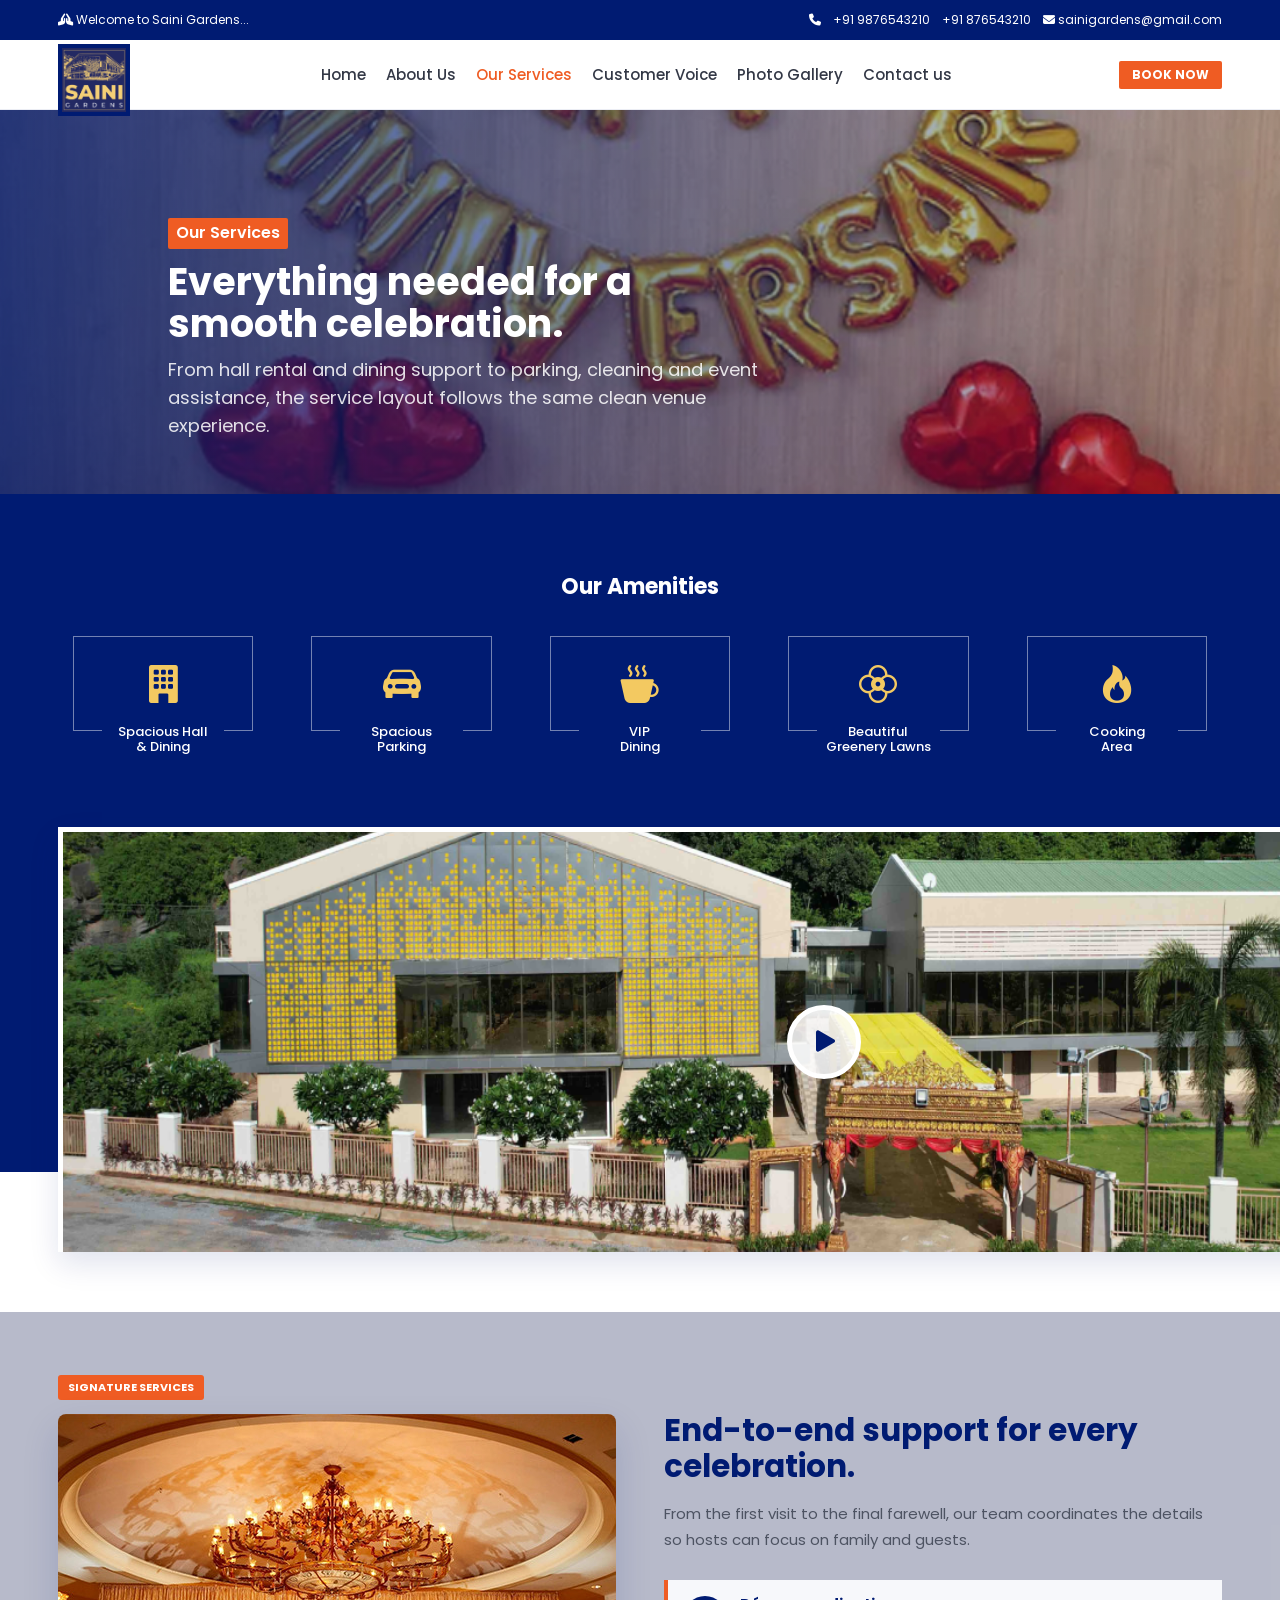
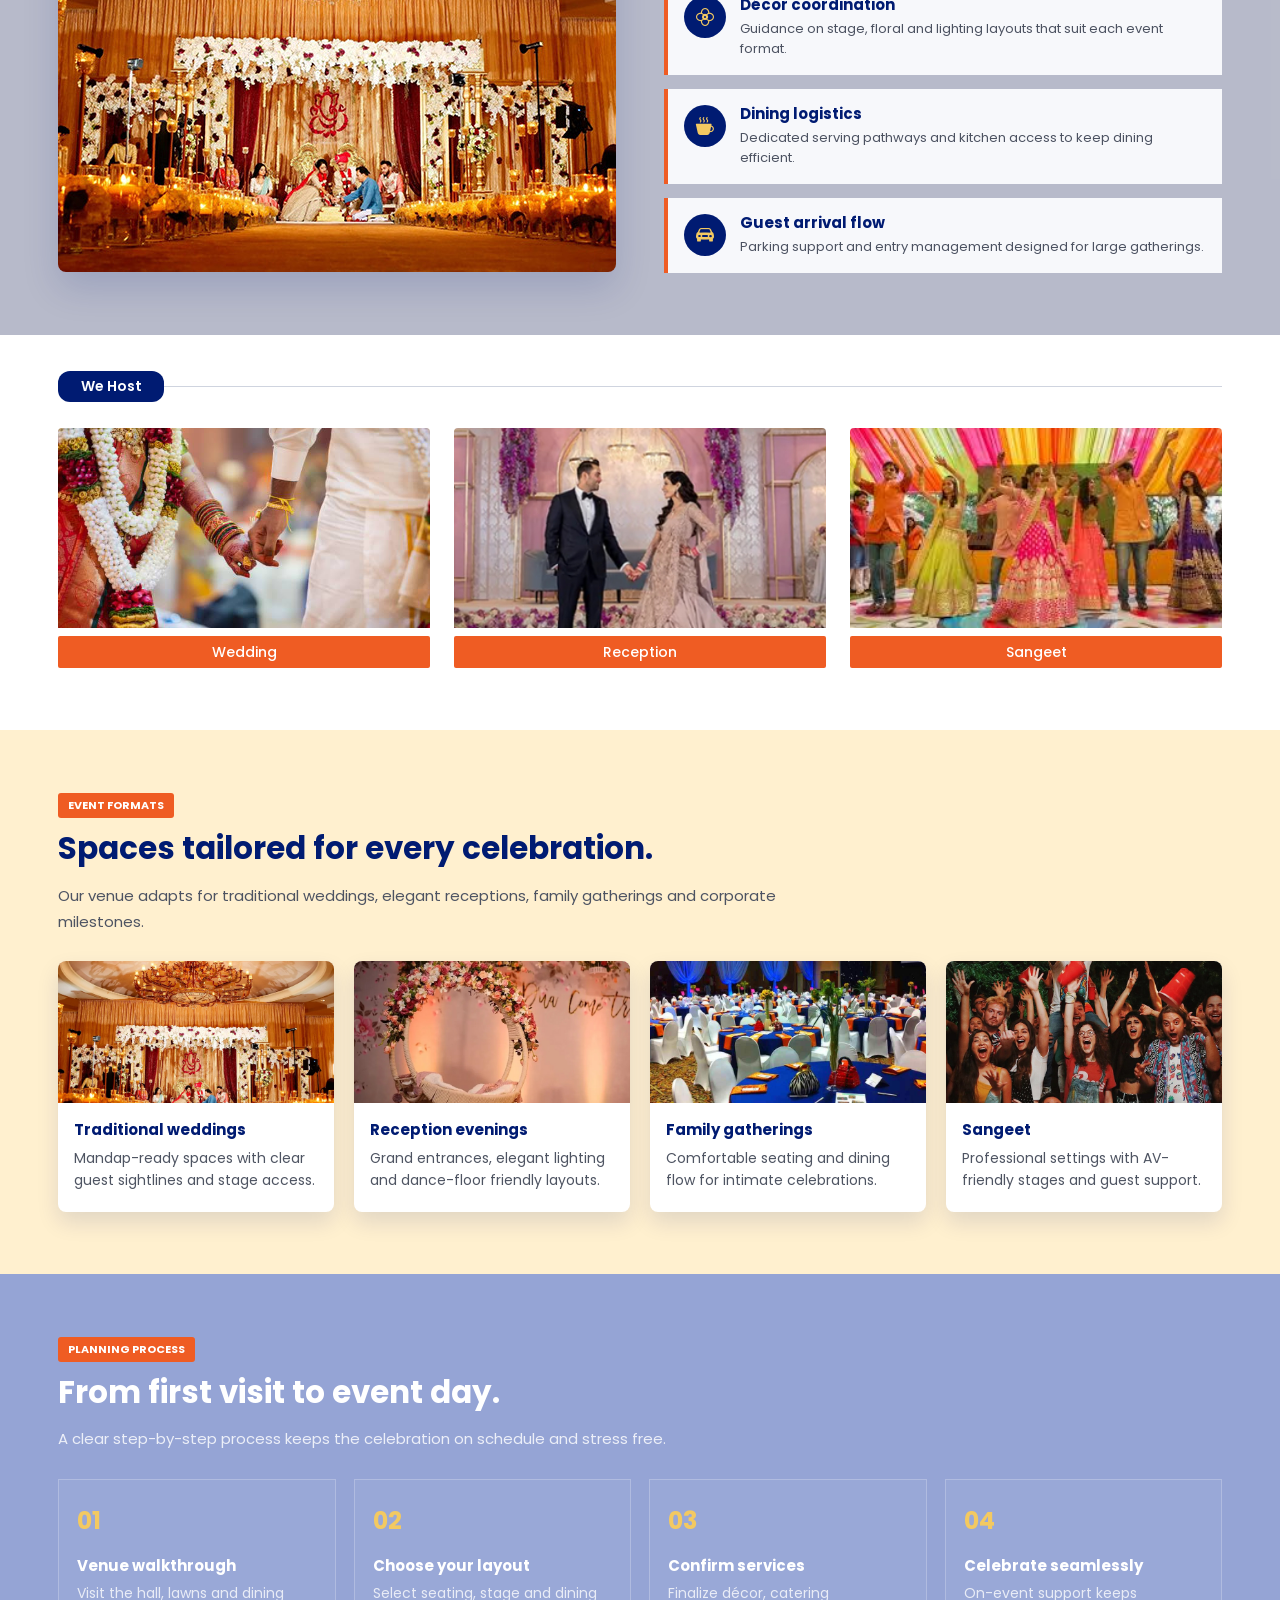
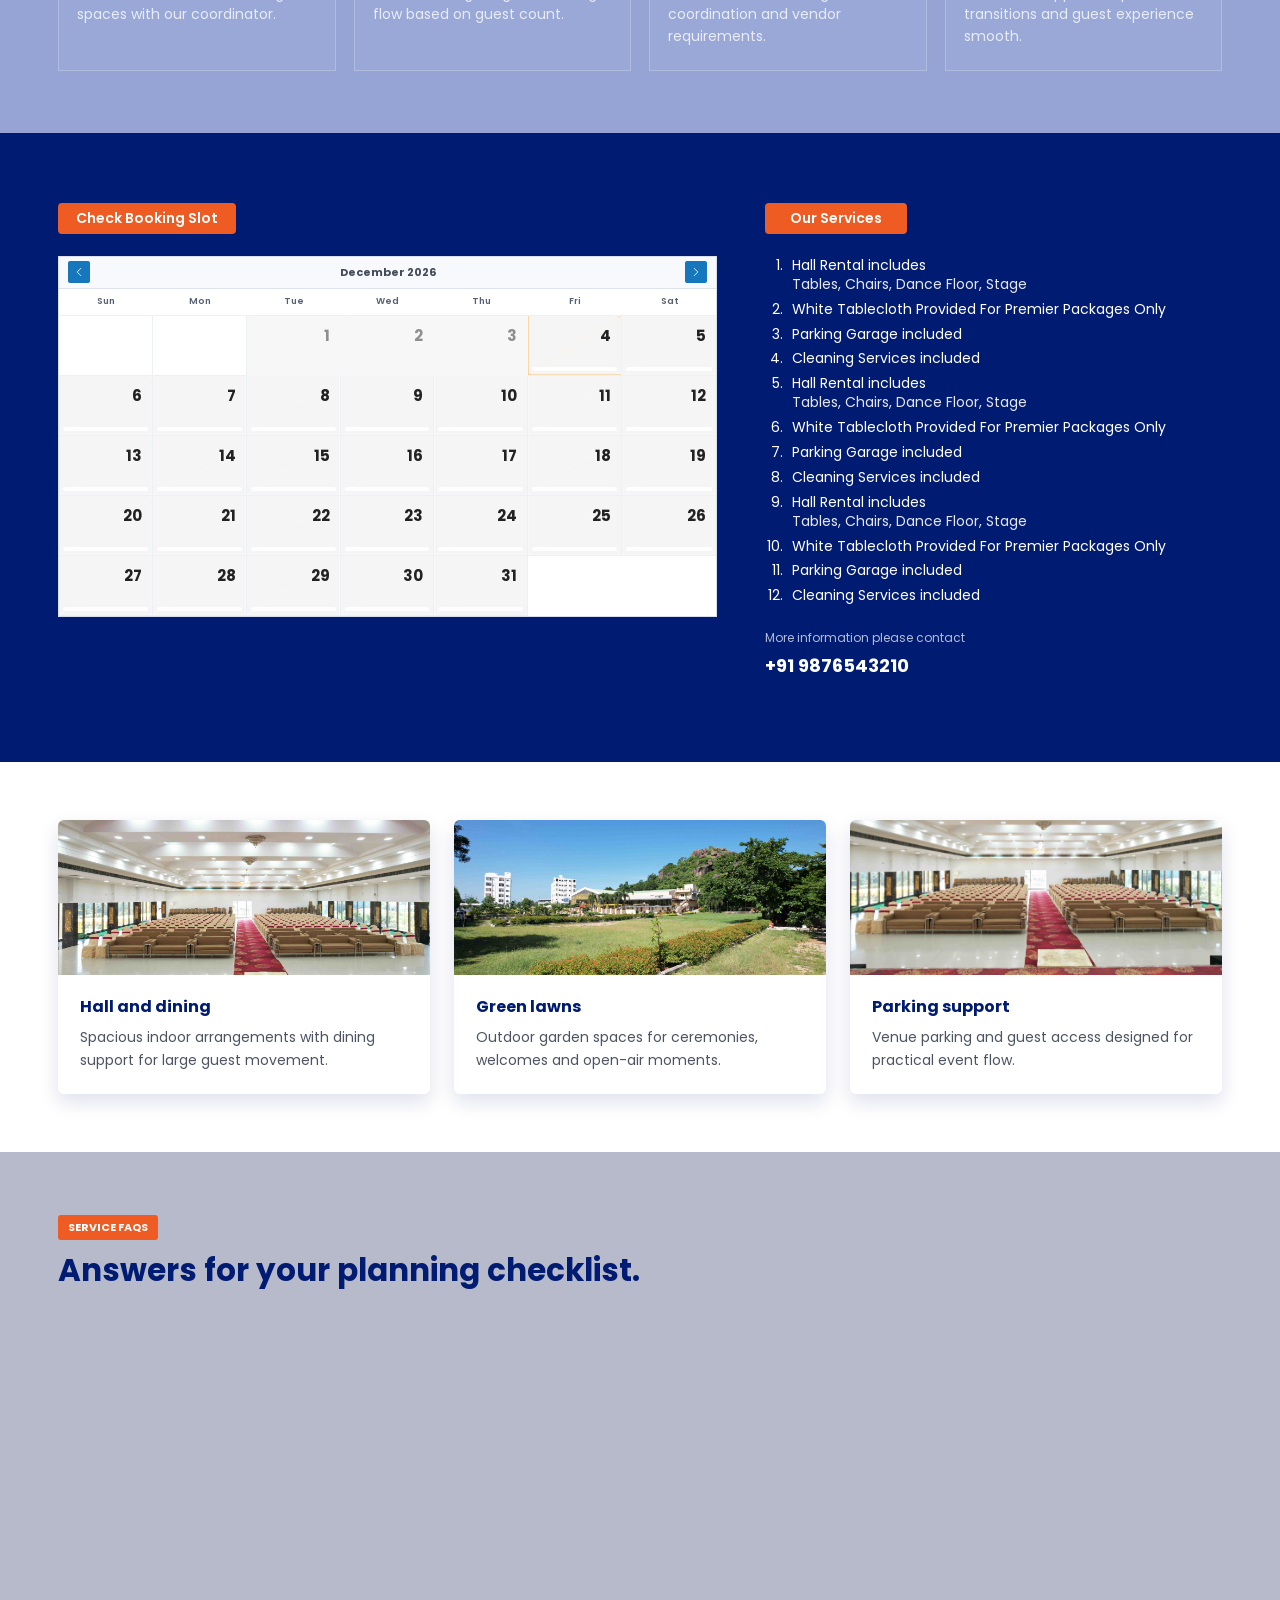
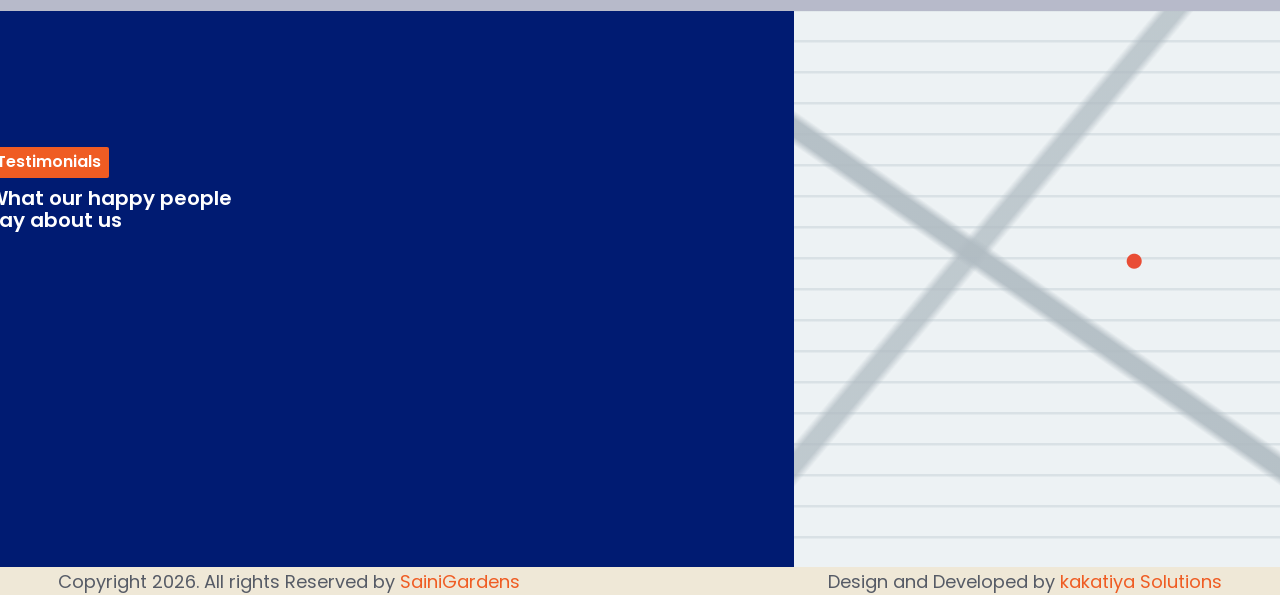
<file: services.html>
<!doctype html>
<html lang="en">
  <head>
    <meta charset="UTF-8" />
    <meta name="viewport" content="width=device-width, initial-scale=1.0" />
    <meta name="description" content="Saini Gardens services, amenities and booking calendar." />
    <title>Our Services - Saini Gardens</title>
    <link rel="preconnect" href="https://fonts.googleapis.com" />
    <link rel="preconnect" href="https://fonts.gstatic.com" crossorigin />
    <link href="https://fonts.googleapis.com/css2?family=Poppins:wght@400;500;600;700&display=swap" rel="stylesheet" />
    <link href="https://cdn.jsdelivr.net/npm/bootstrap@5.3.3/dist/css/bootstrap.min.css" rel="stylesheet" />
    <link href="https://cdn.jsdelivr.net/npm/bootstrap-icons@1.11.3/font/bootstrap-icons.css" rel="stylesheet" />
    <link rel="stylesheet" href="css/style.css" />
  </head>
  <body data-page="services">
    

   <div id="header"></div>

    <header class="subpage-hero" style="--page-image: url('../images/old/service-8.jpg')">
      <div class="subpage-hero__content">
        <span class="mini-label">Our Services</span>
        <h1>Everything needed for a smooth celebration.</h1>
        <p>From hall rental and dining support to parking, cleaning and event assistance, the service layout follows the same clean venue experience.</p>
      </div>
    </header>

    <main>

      <section class="amenities-video-section" id="amenities">
        <div class="container site-container">
          <h2 class="section-heading section-heading--light">Our Amenities</h2>
          <div class="amenity-grid">
            <div class="amenity-card-simple"><span class="amenity-icon"><i class="bi bi-building-fill"></i></span><span>Spacious Hall<br />&amp; Dining</span></div>
            <div class="amenity-card-simple"><span class="amenity-icon"><i class="bi bi-car-front-fill"></i></span><span>Spacious<br />Parking</span></div>
            <div class="amenity-card-simple"><span class="amenity-icon"><i class="bi bi-cup-hot-fill"></i></span><span>VIP<br />Dining</span></div>
            <div class="amenity-card-simple"><span class="amenity-icon"><i class="bi bi-flower2"></i></span><span>Beautiful<br />Greenery Lawns</span></div>
            <div class="amenity-card-simple"><span class="amenity-icon"><i class="bi bi-fire"></i></span><span>Cooking<br />Area</span></div>
          </div>
          <div class="video-wrapper" role="button" tabindex="0" aria-label="Play venue tour video" data-bs-toggle="modal" data-bs-target="#videoModal">
            <img src="images/video-thumbnail.png" alt="Saini Gardens venue video thumbnail" />
            <span class="play-btn"><i class="bi bi-play-fill"></i></span>
          </div>
        </div>
      </section>

      <section class="content-band">
        <div class="container site-container">
          <span class="subpage-kicker">Signature Services</span>
          <div class="row g-5 align-items-center">
            <div class="col-lg-6">
              <div class="image-panel">
                <img src="images/services.jpg" alt="Elegant dining setup" loading="lazy" />
              </div>
            </div>
            <div class="col-lg-6">
              <h2 class="section-title-main">End-to-end support for every celebration.</h2>
              <p class="section-copy">From the first visit to the final farewell, our team coordinates the details so hosts can focus on family and guests.</p>
              <div class="feature-list">
                <div class="feature-list__item">
                  <i class="bi bi-flower2"></i>
                  <div>
                    <h3>Décor coordination</h3>
                    <p>Guidance on stage, floral and lighting layouts that suit each event format.</p>
                  </div>
                </div>
                <div class="feature-list__item">
                  <i class="bi bi-cup-hot-fill"></i>
                  <div>
                    <h3>Dining logistics</h3>
                    <p>Dedicated serving pathways and kitchen access to keep dining efficient.</p>
                  </div>
                </div>
                <div class="feature-list__item">
                  <i class="bi bi-car-front-fill"></i>
                  <div>
                    <h3>Guest arrival flow</h3>
                    <p>Parking support and entry management designed for large gatherings.</p>
                  </div>
                </div>
              </div>
            </div>
          </div>
        </div>
      </section>

      <section class="hosts-section">
        <div class="container site-container">
          <div class="rule-title"><span>We Host</span></div>
          <div class="row g-4 host-grid">
            <div class="col-md-4"><article class="host-card"><img src="images/wedding-cermony.jpg" alt="Wedding ceremony" /><h3>Wedding</h3></article></div>
            <div class="col-md-4"><article class="host-card"><img src="images/wedding-ceremony-2.jpg" alt="Reception event" /><h3>Reception</h3></article></div>
            <div class="col-md-4"><article class="host-card"><img src="images/sangeet.jfif" alt="Corporate event setup" /><h3>Sangeet</h3></article></div>
          </div>
        </div>
      </section>

      <section class="content-band content-band--cream">
        <div class="container site-container">
          <span class="subpage-kicker">Event Formats</span>
          <h2 class="section-title-main">Spaces tailored for every celebration.</h2>
          <p class="section-copy">Our venue adapts for traditional weddings, elegant receptions, family gatherings and corporate milestones.</p>
          <div class="service-category-grid">
            <article class="event-category-card">
              <img src="images/old/service-1.jpg" alt="Wedding ceremony seating" loading="lazy" />
              <div>
                <h3>Traditional weddings</h3>
                <p>Mandap-ready spaces with clear guest sightlines and stage access.</p>
              </div>
            </article>
            <article class="event-category-card">
              <img src="images/old/service-2.jpg" alt="Reception decor" loading="lazy" />
              <div>
                <h3>Reception evenings</h3>
                <p>Grand entrances, elegant lighting and dance-floor friendly layouts.</p>
              </div>
            </article>
            <article class="event-category-card">
              <img src="images/old/service-6.jpg" alt="Family function setup" loading="lazy" />
              <div>
                <h3>Family gatherings</h3>
                <p>Comfortable seating and dining flow for intimate celebrations.</p>
              </div>
            </article>
            <article class="event-category-card">
              <img src="images/old/service-7.jpg" alt="Corporate event" loading="lazy" />
              <div>
                <h3>Sangeet</h3>
                <p>Professional settings with AV-friendly stages and guest support.</p>
              </div>
            </article>
          </div>
        </div>
      </section>

      <section class="content-band content-band--blue">
        <div class="container site-container">
          <span class="subpage-kicker">Planning Process</span>
          <h2 class="section-title-main">From first visit to event day.</h2>
          <p class="section-copy">A clear step-by-step process keeps the celebration on schedule and stress free.</p>
          <div class="process-grid">
            <article class="process-card">
              <h3>Venue walkthrough</h3>
              <p>Visit the hall, lawns and dining spaces with our coordinator.</p>
            </article>
            <article class="process-card">
              <h3>Choose your layout</h3>
              <p>Select seating, stage and dining flow based on guest count.</p>
            </article>
            <article class="process-card">
              <h3>Confirm services</h3>
              <p>Finalize décor, catering coordination and vendor requirements.</p>
            </article>
            <article class="process-card">
              <h3>Celebrate seamlessly</h3>
              <p>On-event support keeps transitions and guest experience smooth.</p>
            </article>
          </div>
        </div>
      </section>

      <section class="booking-section" id="booking">
        <div class="container site-container">
          <div class="row gx-5 gy-5 align-items-start">
            <div class="col-lg-7">
              <h2 class="pill-heading">Check Booking Slot</h2>
              <div class="calendar-card">
                <div class="calendar-header">
                  <button class="cal-nav" id="prevMonth" aria-label="Previous month"><i class="bi bi-chevron-left"></i></button>
                  <div class="calendar-title"><span id="calMonth">March</span> <span id="calYear">2026</span></div>
                  <button class="cal-nav" id="nextMonth" aria-label="Next month"><i class="bi bi-chevron-right"></i></button>
                </div>
                <div class="calendar-weekdays"><span>Sun</span><span>Mon</span><span>Tue</span><span>Wed</span><span>Thu</span><span>Fri</span><span>Sat</span></div>
                <div class="calendar-grid" id="calendarGrid" role="grid" aria-label="Booking calendar"></div>
              </div>
            </div>
            <div class="col-lg-5">
              <h2 class="pill-heading">Our Services</h2>
              <ol class="services-list">
                <li>Hall Rental includes<br /><span>Tables, Chairs, Dance Floor, Stage</span></li>
                <li>White Tablecloth Provided For Premier Packages Only</li>
                <li>Parking Garage included</li>
                <li>Cleaning Services included</li>
                <li>Hall Rental includes<br /><span>Tables, Chairs, Dance Floor, Stage</span></li>
                <li>White Tablecloth Provided For Premier Packages Only</li>
                <li>Parking Garage included</li>
                <li>Cleaning Services included</li>
                <li>Hall Rental includes<br /><span>Tables, Chairs, Dance Floor, Stage</span></li>
                <li>White Tablecloth Provided For Premier Packages Only</li>
                <li>Parking Garage included</li>
                <li>Cleaning Services included</li>
              </ol>
              <p class="service-contact">More information please contact</p>
              <a href="tel:+919876543210" class="service-phone">+91 9876543210</a>
            </div>
          </div>
        </div>
      </section>

      <section class="subpage-copy">
        <div class="container site-container">
          <div class="service-card-grid">
            <article class="service-feature-card"><img src="images/main-hall.jpg" alt="Main hall" /><div><h3>Hall and dining</h3><p>Spacious indoor arrangements with dining support for large guest movement.</p></div></article>
            <article class="service-feature-card"><img src="images/garden-view.jpg" alt="Green lawn" /><div><h3>Green lawns</h3><p>Outdoor garden spaces for ceremonies, welcomes and open-air moments.</p></div></article>
            <article class="service-feature-card"><img src="images/garden-carousel-2.png" alt="Parking area" /><div><h3>Parking support</h3><p>Venue parking and guest access designed for practical event flow.</p></div></article>
          </div>
        </div>
      </section>

      <section class="content-band">
        <div class="container site-container">
          <span class="subpage-kicker">Service FAQs</span>
          <h2 class="section-title-main">Answers for your planning checklist.</h2>
          <div class="faq-grid">
            <article class="faq-card">
              <h3>Do you provide vendor recommendations?</h3>
              <p>Yes. We share trusted décor and catering partners familiar with the venue flow.</p>
            </article>
            <article class="faq-card">
              <h3>Is there a separate area for cooking?</h3>
              <p>A dedicated kitchen wing is available for in-house or external catering teams.</p>
            </article>
            <article class="faq-card">
              <h3>Can we book multiple sessions?</h3>
              <p>We support morning ceremonies followed by evening receptions with planned transitions.</p>
            </article>
            <article class="faq-card">
              <h3>How early should we book?</h3>
              <p>Popular dates fill quickly, so we recommend reserving 3-6 months ahead.</p>
            </article>
          </div>
        </div>
      </section>
    </main>


    <div class="modal fade" id="videoModal" tabindex="-1" aria-labelledby="videoModalLabel" aria-hidden="true">
      <div class="modal-dialog modal-dialog-centered modal-xl"><div class="modal-content video-modal"><div class="modal-header"><h5 class="modal-title" id="videoModalLabel">Saini Gardens Venue Tour</h5><button type="button" class="btn-close btn-close-white" data-bs-dismiss="modal" aria-label="Close"></button></div><div class="modal-body p-0"><div class="ratio ratio-16x9"><iframe id="videoFrame" src="" title="Saini Gardens Tour" allow="accelerometer; autoplay; clipboard-write; encrypted-media; gyroscope; picture-in-picture" allowfullscreen></iframe></div></div></div></div>
    </div>

     <div class="modal fade" id="bookingModal" tabindex="-1" aria-labelledby="bookingModalLabel" aria-hidden="true" >
   <div class="modal-dialog modal-dialog-centered modal-lg">
     <div class="modal-content booking-modal"> 
      <div class="modal-header">
         <h3 class="modal-title" id="bookingModalLabel">Reserve your date</h3>
          <button type="button" class="btn-close" data-bs-dismiss="modal" aria-label="Close" ></button> 
        </div> 
        <div class="modal-body">
           <form id="bookingForm" action="send_email.php" method="POST"> 
            <div class="row g-3"> <div class="col-md-6">
               <label class="form-label" for="bName">Full name</label>
                <input type="text" class="form-control" id="bName" name="bName" required minlength="2" /> 
                <div class="invalid-feedback">Please enter your full name.</div> 
              </div> 
              <div class="col-md-6">
                 <label class="form-label" for="bPhone" max-length="10">Phone</label>
                  <input type="tel" class="form-control" id="bPhone" name="bPhone" required pattern="[0-9+\s\-]{10,15}" />
                   <div class="invalid-feedback">Please enter a valid phone number.</div>
                   </div>
                    <div class="col-md-6"> 
                    <label class="form-label" for="bEventType">Event type</label>
                     <select class="form-select" id="bEventType" name="bEventType" required>
                       <option value="" disabled selected>Choose one</option> 
                       <option>Wedding</option> 
                       <option>Reception</option> 
                       <option>Corporate Event</option> 
                       <option>Other Celebration</option>
                       </select> 


     <div class="col-md-6"> 
                    <label class="form-label" for="bShift">Select Shift</label>
                     <select class="form-select" id="bShift" name="bShift" required>
                       <option value="" disabled selected>Choose one</option> 
                       <option value="">Select Shift</option>
    <option value="Morning">Morning</option>
    <option value="Evening">Evening</option>
    <option value="Both">Full Day</option>
                       </select> 
                      </div>
                       <div class="invalid-feedback">Please select an event type.</div>
                       </div> 
                       <div class="col-md-6"> 
                        <label class="form-label" for="bDate">Selected date</label>
                         <input type="text" class="form-control" id="bDate" name="bDate" readonly /> 
                        </div> 
                        <div class="col-12"> 
                          <label class="form-label" for="bMessage">Message</label> 
                          <textarea class="form-control" id="bMessage" name="bMessage" rows="3"></textarea>
                         </div> 
                        </div> 
                         <div class="booking-actions"> <button type="submit" class="btn btn-orange" id="bookingSubmit">
                           <span class="btn-label">Send enquiry</span>
                           </button> 
                           <button type="button" class="btn btn-outline-secondary" data-bs-dismiss="modal">Cancel</button> 
                          </div>
                         </form> 
                           <div class="booking-success" id="bookingSuccess" role="status" aria-live="polite" style="display: none;"> 
                            <i class="bi bi-check-circle-fill"></i>
                             <span>Thank you. We will contact you soon.</span> 
                            </div> 
                            <div class="booking-error" id="bookingError" role="status" aria-live="alert" style="display: none;"> 
                             <i class="bi bi-x-circle-fill"></i> 
                             <span>There was an error sending your enquiry. Please try again later.</span> 
                            </div> 
                          </div> 
                        </div>
                         </div> 
                        </div>
  

    <div id="footer"></div>

  </body>
  <script src="https://code.jquery.com/jquery-3.7.1.min.js"></script>
  <script>
$(function () {
    $("#header").load("header.html");
    $("#footer").load("footer.html");
});
</script>
</html>
</file>
<file: css/style.css>
:root {
  --blue: #001b72;
  --blue-dark: #00145b;
  --orange: #ef5c23;
  --gold: #f3c961;
  --cream: #fff0cf;
  --white: #ffffff;
  --text: #202438;
  --muted: #6d7280;
  --line: #d9dce7;
  --shadow: 0 16px 36px rgba(0, 27, 114, 0.16);
}

*,
*::before,
*::after {
  box-sizing: border-box;
}

html {
  scroll-behavior: smooth;
  max-width: 100%;
  overflow-x: hidden;
}

body {
  margin: 0;
  color: var(--text);
  background: var(--white);
  font-family: "Poppins", Arial, sans-serif;
  font-size: 15px;
  line-height: 1.55;
  letter-spacing: 0;
  overflow-x: hidden;
}

a {
  color: inherit;
  text-decoration: none;
}

img {
  display: block;
  max-width: 100%;
}

.site-container {
  width: 100%;
  max-width: 1200px;
  padding-left: 18px;
  padding-right: 18px;
}

.btn-orange {
  background: var(--orange);
  color: var(--white);
  border: 0;
  border-radius: 2px;
  font-size: 14px;
  font-weight: 600;
  line-height: 1;
  padding: 12px 24px;
  text-transform: none;
  transition: background-color 0.2s ease, transform 0.2s ease;
}

.btn-orange:hover,
.btn-orange:focus {
  background: #d94d17;
  color: var(--white);
  transform: translateY(-1px);
}

.btn-small {
  font-size: 14px;
  padding: 8px 16px;
}

.top-bar {
  height: 32px;
  background: var(--blue);
  color: var(--white);
  font-size: 12px;
}

.top-bar .site-container {
  height: 100%;
  display: flex;
  align-items: center;
  justify-content: space-between;
}

.top-bar__links {
  display: flex;
  align-items: center;
  gap: 12px;
}
.header-wrapper {
    position: fixed;
    top: 0;
    left: 0;
    width: 100%;
    z-index: 9999;
}

.top-bar {
    height: 40px;
    background: var(--blue);
    color: #fff;
    display: flex;
    align-items: center;
}

.site-nav {
    background: #fff;
    border-bottom: 1px solid rgba(0, 27, 114, 0.08);
    min-height: 53px;
    position: relative; /* remove sticky/fixed here */
}

.site-nav.scrolled {
  box-shadow: 0 6px 20px rgba(0, 27, 114, 0.15);
}

.site-nav .site-container {
  min-height: 44px;
  position: relative;
}

.navbar-brand {
  width: 72px;
  height: 72px;
  padding: 0;
  position: absolute;
  left: 18px;
  top: -4px;
  z-index: 3;
}

.brand-logo {
  width: 72px;
  height: 72px;
  object-fit: cover;
  border: 4px solid var(--blue);
  background: var(--blue);
}

.navbar-collapse {
  padding-left: 96px;
}

.navbar-nav {
  align-items: center;
  gap: 4px;
}

.navbar-nav .nav-link {
  color: #333846;
  font-size: 15px;
  font-weight: 500;
  padding: 15px 10px;
  transition: color 0.2s ease;
}

.navbar-nav .nav-link:hover,
.navbar-nav .nav-link.active {
  color: var(--orange);
}

.btn-book {
  min-width: 100px;
  height: 28px;
  display: inline-flex;
  align-items: center;
  justify-content: center;
  background: var(--orange);
  color: var(--white);
  border-radius: 2px;
  font-size: 12px;
  font-weight: 700;
  text-transform: uppercase;
  transition: background-color 0.2s ease;
}

.btn-book:hover,
.btn-book:focus {
  background: #d94d17;
  color: var(--white);
}

.navbar-toggler {
  border: 0;
  padding: 6px 0;
  margin-left: auto;
}

.navbar-toggler:focus {
  box-shadow: none;
}

.hero,
.hero .carousel,
.hero .carousel-inner,
.hero .carousel-item {
  height: min(42vw, 680px);
  min-height: 260px;
  max-height: 680px;
}

.hero img {
  width: 100%;
  height: 100%;
  object-fit: cover;
}

.hero-indicators {
  bottom: 14px;
  margin-bottom: 0;
}

.hero-indicators [data-bs-target] {
  width: 26px;
  height: 3px;
  border: 0;
  margin: 0 3px;
  opacity: 1;
  background: var(--white);
}

.hero-indicators .active {
  background: var(--orange);
}

.about-section {
  padding: 68px 0 84px;
  background: var(--white);
}

.about-title {
  margin: 0 0 18px;
  color: #30323a;
  font-size: 24px;
  font-weight: 400;
  line-height: 1.22;
}

.about-title strong {
  color: var(--orange);
  font-weight: 700;
}

.desktop-break {
  display: block;
}

.mobile-break {
  display: none;
}

.about-overlap {
  position: relative;
}

.about-photo {
          width: 67%;
    max-width: 780px;
    overflow: hidden;
}


@media (max-width: 1912px) {
    .about-photo img {
        width: calc(100% + 367px);
        height: 54%;
        object-fit: cover;
        object-position: center 43%;
    }
  }

@media screen and (min-width: 768px) {
  .about-photo img {
        width: calc(100% + 367px);
    /* height: 100% ; */
    object-fit: cover;
    object-position: center 43%;
  }
}

@media screen and (max-width: 767px) {
  .about-photo img {
    width: 100%;
    height: 100%;
    object-fit: cover;
    object-position: center 43%;
  }
}

.about-card {
  width: 64%;
  max-width: 760px;
  background: #f5f5f5;
  box-shadow: 0 8px 20px rgba(0, 0, 0, 0.04);
  padding: 40px 44px 36px;
  position: absolute;
  right: 24px;
  top: 76px;
  z-index: 2;
}

.about-card h2 {
  margin: 0 0 14px;
  font-size: 20px;
  font-weight: 500;
  color: #30323a;
}

.about-card h2 strong {
  color: var(--orange);
  font-weight: 700;
}

.about-card p {
  margin: 0 0 11px;
  color: #404655;
  font-size: 15px;
  line-height: 1.7;
}

.amenities-video-section {
  margin-bottom: 140px;
  padding: 80px 0 160px;
  background: var(--blue);
  position: relative;
}

.section-heading {
  margin: 0 0 36px;
  font-size: 22px;
  font-weight: 700;
  line-height: 1.2;
  text-align: center;
}

.section-heading--light {
  color: var(--white);
}

.amenity-grid {
  display: grid;
  grid-template-columns: repeat(5, 1fr);
  gap: 28px;
  align-items: start;
  margin: 0 auto;
}

.amenity-card-simple {
  min-height: 92px;
  color: var(--white);
  text-align: center;
  font-size: 13px;
  font-weight: 500;
  line-height: 1.13;
}

.amenity-icon {
  width: calc(100% - 30px);
  height: 95px;
  margin: 0 auto -6px;
  position: relative;
  display: flex;
  align-items: center;
  justify-content: center;
  border-top: 1px solid rgba(255, 255, 255, 0.45);
  border-left: 1px solid rgba(255, 255, 255, 0.45);
  border-right: 1px solid rgba(255, 255, 255, 0.45);
  color: var(--gold);
}

.amenity-icon::before {
  content: "";
  position: absolute;
  bottom: 0;
  left: 0;
  width: 28px;
  height: 1px;
  background: rgba(255, 255, 255, 0.45);
}

.amenity-icon::after {
  content: "";
  position: absolute;
  bottom: 0;
  right: 0;
  width: 28px;
  height: 1px;
  background: rgba(255, 255, 255, 0.45);
}

.amenity-text {
  display: inline-block;
  /* background: #001f7a; */
  padding: 0 10px;
  position: relative;
  z-index: 2;
}

.amenity-icon i {
  font-size: 38px;
  line-height: 1;
}

.video-wrapper {
      width: calc(100% + 367px);
  margin: 72px 0 -240px 0;
  border: 5px solid var(--white);
  border-bottom: 0;
  position: relative;
  z-index: 5;
  cursor: pointer;
  overflow: hidden;
  box-shadow: 0 12px 28px rgba(0, 27, 114, 0.12);
}

.video-wrapper img {
  width: 100%;
  height: 420px;
  object-fit: cover;
}

.play-btn {
  width: 74px;
  height: 74px;
  display: flex;
  align-items: center;
  justify-content: center;
  background: rgba(255, 255, 255, 0.86);
  border: 5px solid var(--white);
  border-radius: 50%;
  color: var(--blue);
  font-size: 38px;
  line-height: 1;
  position: absolute;
  left: 50%;
  top: 50%;
  transform: translate(-50%, -50%);
  transition: transform 0.2s ease, background-color 0.2s ease;
}

.video-wrapper:hover .play-btn {
  background: var(--white);
  transform: translate(-50%, -50%) scale(1.04);
}

.play-btn i {
  margin-left: 5px;
}

.hosts-section {
  padding: 36px 0 62px;
  background: var(--white);
}

.rule-title {
  display: flex;
  align-items: center;
  gap: 0;
  margin-bottom: 26px;
}

.rule-title span {
  min-width: 106px;
  height: 31px;
  display: inline-flex;
  align-items: center;
  justify-content: center;
  background: var(--blue);
  color: var(--white);
  border-radius: 12px;
  font-size: 14px;
  font-weight: 600;
}

.rule-title::after {
  content: "";
  height: 1px;
  flex: 1;
  background: #cfd4df;
}

.host-card {
  margin: 0;
}

.host-card img {
  width: 100%;
  height: 200px;
  object-fit: cover;
  border-radius: 4px 4px 0 0;
}

.host-card h3 {
  height: 32px;
  display: flex;
  align-items: center;
  justify-content: center;
  margin: 8px 0 0;
  border-radius: 2px;
  background: var(--orange);
  color: var(--white);
  font-size: 14px;
  font-weight: 500;
}

.booking-section {
  padding: 70px 0 82px;
  background: var(--blue);
  color: var(--white);
}
.cal-day{
    position: relative;
    overflow: hidden;
}

/* Morning & Evening Default (Available) */
.cal-day .morning,
.cal-day .evening{
    position: absolute;
    inset: 0;
    background: #f5f5f5; /* Available */
}

/* Morning Triangle (Top Left) */
.cal-day .morning{
    clip-path: polygon(0 0, 100% 0, 0 100%);
}

/* Evening Triangle (Bottom Right) */
.cal-day .evening{
    clip-path: polygon(100% 0, 100% 100%, 0 100%);
}

/* Day Number */
.day-number{
    position: absolute;
    top: 8px;
    right: 10px;
    z-index: 3;
    font-weight: 700;
    font-size: 15px;
    color: #222;
}



/* BOOKED SLOT = GREEN */
.slot.booked{
    background: #9b1e24 !important;
}

/* Optional Hover */
.cal-day:hover{
    transform: translateY(-2px);
    transition: 0.3s ease;
}

/* Selected Date */
.cal-day--selected{
    border: 2px solid #0d6efd !important;
}

/* Today */
.cal-day--today{
    box-shadow: inset 0 0 0 2px #ff9800;
}

.slot-label{
    position:absolute;
    bottom:2px;
    left:2px;
    right:2px;
    z-index:3;

    font-size:9px;
    font-weight:600;
    text-align:center;

    background:rgba(255,255,255,.95);
    border-radius:3px;
    padding:2px;
}
.pill-heading {
  display: inline-flex;
  align-items: center;
  justify-content: center;
  min-width: 142px;
  height: 31px;
  margin: 0 0 22px;
  padding: 0 18px;
  border-radius: 4px;
  background: var(--orange);
  color: var(--white);
  font-size: 14px;
  font-weight: 600;
}

.calendar-card {
  width: 100%;
  background: var(--white);
  color: #333846;
  border: 1px solid #d8dfef;
}

.calendar-header {
  height: 32px;
  display: flex;
  align-items: center;
  justify-content: space-between;
  padding: 0 9px;
  border-bottom: 1px solid #dce3ef;
  background: #f7f9fc;
}

.calendar-title {
  color: #444b58;
  font-size: 11px;
  font-weight: 700;
}

.cal-nav {
  width: 22px;
  height: 22px;
  display: inline-flex;
  align-items: center;
  justify-content: center;
  border: 0;
  border-radius: 2px;
  background: #1677bd;
  color: var(--white);
  font-size: 10px;
}

.calendar-weekdays {
  display: grid;
  grid-template-columns: repeat(7, 1fr);
  border-bottom: 1px solid #edf1f6;
  color: #566070;
  font-size: 9px;
  font-weight: 600;
  text-align: center;
}

.calendar-weekdays span {
  padding: 6px 2px;
}

.calendar-grid {
  display: grid;
  grid-template-columns: repeat(7, 1fr);
  grid-auto-rows: 60px;
}

.cal-day {
  display: flex;
  align-items: flex-start;
  justify-content: flex-start;
  padding: 5px;
  border: 0;
  border-right: 1px solid #edf1f6;
  border-bottom: 1px solid #edf1f6;
  background: var(--white);
  color: #3c4350;
  font-family: inherit;
  font-size: 10px;
  text-align: left;
  cursor: pointer;
  transition: background-color 0.15s ease;
}

.cal-day:nth-child(7n) {
  border-right: 0;
}

.cal-day--empty,
.cal-day--past {
  color: #b9c0cc;
  cursor: default;
}

.cal-day--today {
  background: #fff1ba;
}

.cal-day--booked {
  background: #f9e2e2;
  color: #ef5c23ad;
  cursor: not-allowed;
}

.cal-day--selected,
.cal-day--available:hover {
  background: #ffe9a0;
}
.cal-day{
    position:relative;
    overflow:hidden;
}

.cal-day .morning,
.cal-day .evening{
    position:absolute;
    inset:0;
    background:#f5f5f5;
}

.cal-day .morning{
    clip-path:polygon(0 0,100% 0,0 100%);
}

.cal-day .evening{
    clip-path:polygon(100% 0,100% 100%,0 100%);
}

.slot.booked{
    background:#ef5c23ad !important;
}

.day-number{
    position:absolute;
    top:8px;
    right:10px;
    z-index:3;
    font-weight:700;
}
/* 
.cal-day::after{
    content:"";
    position:absolute;
    inset:0;
    background:linear-gradient(
        135deg,
        transparent 49%,
        #fff 49%,
        #fff 51%,
        transparent 51%
    );
    pointer-events:none;
} */

.slot-label{
    position:absolute;
    bottom:4px;
    left:4px;
    right:4px;
    z-index:3;

    font-size:10px;
    font-weight:600;
    text-align:center;

    background:rgba(255,255,255,.9);
    border-radius:4px;
    padding:2px;
    line-height:1.2;
}
.services-list {
  margin: 0 0 24px;
  padding-left: 22px;
  color: var(--white);
  font-size: 14px;
  line-height: 1.35;
}

.services-list li {
  margin-bottom: 6px;
  padding-left: 5px;
}

.services-list span {
  color: rgba(255, 255, 255, 0.9);
}

.service-contact {
  margin: 18px 0 0;
  color: rgba(255, 255, 255, 0.7);
  font-size: 12px;
}

.service-phone {
  display: inline-block;
  margin-top: 4px;
  color: var(--white);
  font-size: 18px;
  font-weight: 700;
}

.gallery-section {
  padding: 54px 0 70px;
  background: var(--cream);
}

.gallery-title {
  margin: 0 0 34px;
  color: var(--blue);
  font-size: 31px;
  font-weight: 700;
  text-align: center;
}

.gallery-grid {
  width: 90%;
  margin: 0 auto;
  display: grid;
  grid-template-columns: repeat(4, 1fr);
  gap: 30px;
}

.gallery-tile {
  aspect-ratio: 1 / 1;
  display: block;
  border-radius: 8px;
  overflow: hidden;
  background: var(--white);
  box-shadow: 0 3px 10px rgba(0, 27, 114, 0.08);
}

.gallery-image,
.lightbox__image {
  width: 100%;
  height: 100%;
  display: block;
  background-size: cover;
  background-position: center;
  transition: transform 0.35s ease;
}

.gallery-tile:hover .gallery-image {
  transform: scale(1.05);
}
.gallery-grid{
    display:grid;
    grid-template-columns:repeat(4,1fr);
    gap:30px;
}

.gallery-img{
    width:100%;
    height:240px;
    object-fit:cover;
    border-radius:12px;
}

.gallery-btn{
    border:none;
    background:#002b8f;
    color:#fff;
    padding:10px 18px;
    border-radius:25px;
    margin:0 5px;
}

.gallery-btn.active{
    background:#001f6b;
}

@media(max-width:991px){
    .gallery-grid{
        grid-template-columns:repeat(2,1fr);
    }
}

@media(max-width:576px){
    .gallery-grid{
        grid-template-columns:1fr;
    }
}
.gallery-image--1 { background-image: url("../images/garden-carousel-2.png"); }
.gallery-image--2 { background-image: url("../images/main-hall-2.jpg"); }
.gallery-image--3 { background-image: url("../images/garden-carousel-1.png"); }
.gallery-image--4 { background-image: url("../images/garden-carousel-3.png"); }
.gallery-image--5 { background-image: url("../images/garden-view.jpg"); }
.gallery-image--6 { background-image: url("../images/corporate-events.jpg"); }
.gallery-image--7 { background-image: url("../images/wedding-cermony.jpg"); }
.gallery-image--8 { background-image: url("../images/video-thumbnail.png"); }

.description-section {
  padding: 54px 0 48px;
  background: var(--white);
  text-align: center;
}

.description-section p {
  max-width: 820px;
  margin: 0 auto 20px;
  color: #4d5260;
  font-size: 16px;
  line-height: 1.38;
}

.description-section strong {
  color: #4d5260;
  font-size: 16px;
  font-weight: 500;
}

.subpage-hero {
  min-height: 282px;
  display: flex;
  align-items: end;
  background:
    linear-gradient(90deg, rgba(0, 27, 114, 0.82), rgba(0, 27, 114, 0.18)),
    var(--page-image);
  background-position: center;
  background-size: cover;
  color: var(--white);
}

.subpage-hero__content {
  width: min(100%, 980px);
  margin: 0 auto;
  padding: 218px 18px 54px;
  overflow-wrap: break-word;
}

.subpage-hero .mini-label {
  margin-bottom: 12px;
}

.subpage-hero h1 {
  max-width: 620px;
  margin: 0 0 12px;
  font-size: 38px;
  font-weight: 700;
  line-height: 1.1;
}

.subpage-hero p {
  max-width: 610px;
  margin: 0;
  color: rgba(255, 255, 255, 0.86);
  font-size: 18px;
  line-height: 1.55;
}

.subpage-copy {
  padding: 58px 0;
  background: var(--white);
}

.subpage-copy h2,
.split-copy h2 {
  margin: 0 0 16px;
  color: var(--blue);
  font-size: 27px;
  font-weight: 700;
  line-height: 1.18;
}

.subpage-copy p,
.split-copy p {
  margin: 0 0 14px;
  color: #454b5a;
  font-size: 20px;
  line-height: 1.7;
}

.split-image {
  height: 315px;
  border-radius: 6px;
  overflow: hidden;
  box-shadow: 0 10px 24px rgba(0, 27, 114, 0.12);
}

.split-image img {
  width: 100%;
  height: 100%;
  object-fit: cover;
}

.stat-grid {
  display: grid;
  grid-template-columns: repeat(3, 1fr);
  gap: 18px;
  margin-top: 22px;
}

.stat-card {
  padding: 22px 18px;
  border-left: 4px solid var(--orange);
  background: #f6f7fa;
}

.stat-card strong {
  display: block;
  color: var(--blue);
  font-size: 25px;
  line-height: 1;
}

.stat-card span {
  display: block;
  margin-top: 8px;
  color: #505665;
  font-size: 13px;
  line-height: 1.35;
}

.blue-band {
  padding: 58px 0;
  background: var(--blue);
  color: var(--white);
}

.service-card-grid,
.voice-grid {
  display: grid;
  grid-template-columns: repeat(3, 1fr);
  gap: 24px;
}

.service-feature-card,
.voice-card {
  background: var(--white);
  border-radius: 6px;
  overflow: hidden;
  box-shadow: 0 8px 20px rgba(0, 27, 114, 0.13);
}

.service-feature-card img {
  width: 100%;
  height: 155px;
  object-fit: cover;
}

.service-feature-card div,
.voice-card {
  padding: 22px;
}

.service-feature-card h3,
.voice-card h3 {
  margin: 0 0 10px;
  color: var(--blue);
  font-size: 16px;
  font-weight: 700;
}

.service-feature-card p,
.voice-card p {
  margin: 0;
  color: #4d5362;
  font-size: 14px;
  line-height: 1.65;
}

.voice-card {
  position: relative;
}

.voice-card .quote-icon {
  top: 12px;
  right: 18px;
  opacity: 0.45;
}

.voice-card strong {
  display: block;
  margin-top: 18px;
  color: var(--blue);
  font-size: 13px;
  text-transform: uppercase;
}

.contact-page-section {
  padding: 62px 0;
  background: var(--blue);
  color: var(--white);
}

.contact-page-card {
  width: 100%;
  margin: 0;
}

.map-large {
  min-height: 360px;
  height: 100%;
  border: 5px solid var(--white);
  background:
    radial-gradient(circle at 70% 45%, #e94d35 0 7px, transparent 8px),
    repeating-linear-gradient(0deg, #edf2f4 0 28px, #d9e1e5 29px 31px),
    repeating-linear-gradient(90deg, transparent 0 38px, rgba(199, 207, 212, 0.9) 39px 41px),
    #e6edf2;
}

.map-large iframe {
  display: block;
  width: 100%;
  height: 100%;
  min-height: 350px;
  opacity: 0.75;
}

.contact-form-card {
  padding: 30px;
  border-radius: 8px;
  background: var(--white);
  color: var(--text);
}

.contact-form-card h2 {
  margin: 0 0 18px;
  color: var(--blue);
  font-size: 22px;
  font-weight: 700;
}

.subpage-kicker {
  display: inline-flex;
  align-items: center;
  min-height: 24px;
  margin-bottom: 12px;
  padding: 4px 10px;
  border-radius: 3px;
  background: var(--orange);
  color: var(--white);
  font-size: 11px;
  font-weight: 700;
  text-transform: uppercase;
}

.content-band {
  padding: 62px 0;
  background: #2e376557;
}

.content-band--cream {
  background: var(--cream);
}

.content-band--blue {
  background: #95a4d5;
  color: var(--white);
}

.section-title-main {
  margin: 0 0 16px;
  color: var(--blue);
  font-size: 31px;
  font-weight: 700;
  line-height: 1.18;
}

.content-band--blue .section-title-main {
  color: var(--white);
}

.section-copy {
  max-width: 760px;
  margin: 0 0 26px;
  color: #4d5362;
  font-size: 15px;
  line-height: 1.75;
}

.content-band--blue .section-copy {
  color: rgba(255, 255, 255, 0.82);
}

.image-panel {
  min-height: 340px;
  border-radius: 8px;
  overflow: hidden;
  box-shadow: 0 16px 36px rgba(0, 27, 114, 0.15);
}

.image-panel img {
  width: 100%;
  height: 100%;
  min-height: 340px;
  object-fit: cover;
}

.feature-list {
  display: grid;
  gap: 14px;
  margin-top: 22px;
}

.feature-list__item {
  display: grid;
  grid-template-columns: 42px 1fr;
  gap: 14px;
  align-items: start;
  padding: 16px;
  border-left: 4px solid var(--orange);
  background: #f7f8fb;
}

.feature-list__item i {
  width: 42px;
  height: 42px;
  display: inline-flex;
  align-items: center;
  justify-content: center;
  border-radius: 50%;
  background: var(--blue);
  color: var(--gold);
  font-size: 18px;
}

.feature-list__item h3 {
  margin: 0 0 5px;
  color: var(--blue);
  font-size: 15px;
  font-weight: 700;
}

.feature-list__item p {
  margin: 0;
  color: #4c5261;
  font-size: 13px;
  line-height: 1.55;
}

.service-category-grid {
  display: grid;
  grid-template-columns: repeat(4, 1fr);
  gap: 20px;
}

.event-category-card {
  min-height: 100%;
  overflow: hidden;
  border-radius: 8px;
  background: var(--white);
  box-shadow: 0 10px 22px rgba(0, 27, 114, 0.12);
}

.event-category-card img {
  width: 100%;
  height: 142px;
  object-fit: cover;
}

.event-category-card div {
  padding: 18px 16px 20px;
}

.event-category-card h3 {
  margin: 0 0 9px;
  color: var(--blue);
  font-size: 15px;
  font-weight: 700;
}

.event-category-card p {
  margin: 0;
  color: #4e5462;
  font-size: 14px;
  line-height: 1.55;
}

.process-grid {
  display: grid;
  grid-template-columns: repeat(4, 1fr);
  gap: 18px;
  counter-reset: step;
}

.process-card {
  min-height: 170px;
  padding: 22px 18px;
  border: 1px solid rgba(255, 255, 255, 0.22);
  background: rgba(255, 255, 255, 0.04);
  color: var(--white);
  counter-increment: step;
}

.process-card::before {
  content: counter(step, decimal-leading-zero);
  display: inline-block;
  margin-bottom: 18px;
  color: var(--gold);
  font-size: 24px;
  font-weight: 700;
}

.process-card h3 {
  margin: 0 0 8px;
  color: var(--white);
  font-size: 15px;
  font-weight: 700;
}

.process-card p {
  margin: 0;
  color: rgba(255, 255, 255, 0.78);
  font-size: 14px;
  line-height: 1.55;
}

.gallery-grid--expanded {
  width: 100%;
  grid-template-columns: repeat(4, 1fr);
  gap: 22px;
}

.gallery-grid--expanded .gallery-tile {
  aspect-ratio: 4 / 3;
}

.gallery-tile--tall {
  grid-row: span 2;
  aspect-ratio: auto;
}

.gallery-tile--wide {
  grid-column: span 2;
}

.gallery-filter-row {
  display: flex;
  justify-content: center;
  gap: 10px;
  flex-wrap: wrap;
  margin-bottom: 28px;
}

.gallery-filter-row span {
  min-height: 28px;
  display: inline-flex;
  align-items: center;
  padding: 0 14px;
  border-radius: 999px;
  background: var(--blue);
  color: var(--white);
  font-size: 12px;
  font-weight: 600;
}

.gallery-image--9 { background-image: url("../images/old/gallery-photo-1.jpg"); }
.gallery-image--10 { background-image: url("../images/old/gallery-photo-2.jpg"); }
.gallery-image--11 { background-image: url("../images/old/gallery-photo-3.jpg"); }
.gallery-image--12 { background-image: url("../images/old/gallery-photo-4.jpg"); }
.gallery-image--13 { background-image: url("../images/old/gallery-photo-5.jpg"); }
.gallery-image--14 { background-image: url("../images/old/gallery-photo-6.jpg"); }
.gallery-image--15 { background-image: url("../images/old/gallery-photo-7.jpg"); }
.gallery-image--16 { background-image: url("../images/old/gallery-photo-8.jpg"); }
.gallery-image--17 { background-image: url("../images/old/gallery-photo-9.jpg"); }
.gallery-image--18 { background-image: url("../images/old/gallery-photo-10.jpg"); }
.gallery-image--19 { background-image: url("../images/old/gallery-photo-11.jpg"); }
.gallery-image--20 { background-image: url("../images/old/gallery-photo-12.jpg"); }

.quote-band {
  padding: 58px 0;
  background:
    linear-gradient(90deg, rgba(0, 27, 114, 0.94), rgba(0, 27, 114, 0.72)),
    url("../images/old/gallery-photo-3.jpg");
  background-size: cover;
  background-position: center;
  color: var(--white);
}

.quote-band blockquote {
  max-width: 820px;
  margin: 0;
  color: var(--white);
  font-size: 24px;
  font-weight: 600;
  line-height: 1.4;
}

.quote-band p {
  max-width: 760px;
  margin: 18px 0 0;
  color: rgba(255, 255, 255, 0.78);
  font-size: 15px;
}

.faq-grid {
  display: grid;
  grid-template-columns: repeat(2, 1fr);
  gap: 18px;
}

.faq-card {
  padding: 22px;
  border-radius: 6px;
  background: var(--white);
  box-shadow: 0 10px 24px rgba(0, 27, 114, 0.09);
}

.faq-card h3 {
  margin: 0 0 8px;
  color: var(--blue);
  font-size: 15px;
  font-weight: 700;
}

.faq-card p {
  margin: 0;
  color: #4e5462;
  font-size: 14px;
  line-height: 1.55;
}

.visit-strip {
  display: grid;
  grid-template-columns: repeat(3, 1fr);
  gap: 18px;
  margin-top: 24px;
}

.visit-card {
  padding: 20px;
  border: 1px solid rgba(0, 27, 114, 0.12);
  border-radius: 6px;
  background: #f7f8fb;
}

.visit-card i {
  color: var(--orange);
  font-size: 24px;
}

.visit-card h3 {
  margin: 12px 0 8px;
  color: var(--blue);
  font-size: 15px;
  font-weight: 700;
}

.visit-card p {
  margin: 0;
  color: #4e5462;
  font-size: 18px;
  line-height: 1.55;
}

.testimonials-contact-section {
  min-height: 318px;
  background: var(--blue);
  position: relative;
  overflow: hidden;
}

.map-panel {
  width: 38%;
  height: 100%;
  min-height: 318px;
  position: absolute;
  top: 0;
  right: 0;
  background:
    radial-gradient(circle at 70% 45%, #e94d35 0 7px, transparent 8px),
    linear-gradient(35deg, transparent 0 47%, rgba(176, 187, 194, 0.9) 48% 50%, transparent 51%),
    linear-gradient(130deg, transparent 0 38%, rgba(176, 187, 194, 0.75) 39% 41%, transparent 42%),
    repeating-linear-gradient(0deg, #edf2f4 0 28px, #d9e1e5 29px 31px),
    repeating-linear-gradient(90deg, transparent 0 38px, rgba(199, 207, 212, 0.9) 39px 41px),
    #e6edf2;
}

.map-panel iframe {
  display: block;
  opacity: 0.72;
  filter: saturate(0.85);
}
/* .map-panel{
    position:relative;
} */

.map-overlay{
    position:absolute;
    top:0;
    left:0;
    width:100%;
    height:100%;
    z-index:999;
    display:block;
}
.bottom-content {
  min-height: 318px;
  position: relative;
  z-index: 2;
}


@media screen and (min-width: 768px) and (max-width: 1912px) {
  .bottom-content {
  min-height: 580px;
  position: relative;
  z-index: 2;
  left:-70px;
}

}
/* .map-panel {
    z-index: 999;
} */

.map-panel iframe {
    width: 100%;
    height: 100%;
    pointer-events: auto;
}

.mini-label {
  display: inline-block;
  margin-bottom: 9px;
  padding: 3px 8px;
  border-radius: 2px;
  background: var(--orange);
  color: var(--white);
  font-size: 16px;
  font-weight: 600;
}

.testimonial-heading {
  margin: 0 0 24px;
  color: var(--white);
  font-size: 20px;
  font-weight: 600;
  line-height: 1.13;
}

.testimonial-carousel {
  max-width: 420px;
}

.testimonial-card {
  min-height: 132px;
  margin: 0;
  padding: 31px 34px 22px;
  background: var(--white);
  border-radius: 4px;
  color: #4a5060;
  font-size: 14px;
  line-height: 1.55;
  position: relative;
}

.testimonial-card blockquote {
  margin: 0 0 16px;
}

.testimonial-card figcaption {
  color: #333846;
  font-size: 13px;
  font-weight: 600;
  text-transform: uppercase;
}

.quote-icon {
  color: var(--orange);
  font-size: 45px;
  line-height: 1;
  position: absolute;
  top: -16px;
  right: 34px;
}

.contact-column {
  display: flex;
  justify-content: center;
}

.contact-card {
 width: 317px;
  min-height: 220px;
  margin-left: 0px;
  padding: 28px 25px;
  background: var(--orange);
  color: var(--white);
  border-radius: 8px;
  box-shadow: var(--shadow);
}

.contact-card h2 {
  margin: 0 0 17px;
  font-size: 18px;
  font-weight: 700;
}

.contact-card h3 {
  margin: 19px 0 8px;
  font-size: 13px;
  font-weight: 700;
}

.contact-card ul {
  list-style: none;
  margin: 0;
  padding: 0;
}

.contact-card li {
  display: flex;
  align-items: flex-start;
  gap: 9px;
  margin-bottom: 11px;
  font-size: 18px;
  line-height: 1.45;
}

.contact-card i {
  flex: 0 0 auto;
  margin-top: 1px;
}

.socials {
  display: flex;
  gap: 7px;
}

.socials a {
  width: 24px;
  height: 24px;
  display: flex;
  align-items: center;
  justify-content: center;
  border: 1px solid rgba(255, 255, 255, 0.75);
  border-radius: 50%;
  color: var(--white);
  font-size: 12px;
}

.site-footer {
  min-height: 28px;
  background: #efe8d7;
  color: #565b66;
  font-size: 18px;
}

.site-footer .site-container {
  min-height: 28px;
  display: flex;
  align-items: center;
  justify-content: space-between;
  gap: 16px;
}

.site-footer a {
  color: var(--orange);
}

.video-modal {
  background: #050b22;
  color: var(--white);
}

.video-modal .modal-header {
  border-bottom: 1px solid rgba(255, 255, 255, 0.12);
}

.booking-modal {
  border: 0;
  border-radius: 6px;
}

.booking-modal .modal-header {
  border-bottom: 1px solid #eef0f4;
  padding: 22px 26px 16px;
}

.booking-modal .modal-title {
  color: var(--blue);
  font-size: 20px;
  font-weight: 700;
}

.booking-modal .modal-body {
  padding: 24px 26px 28px;
}

.booking-modal .form-label {
  color: #3c4350;
  font-size: 14px;
  font-weight: 600;
}

.booking-modal .form-control,
.booking-modal .form-select {
  border-radius: 4px;
  font-size: 14px;
}

.booking-actions {
  display: flex;
  align-items: center;
  gap: 12px;
  margin-top: 22px;
}

#bookingSubmit {
  min-width: 120px;
  position: relative;
}

#bookingSubmit .btn-spinner {
  width: 14px;
  height: 14px;
  display: none;
  border: 2px solid rgba(255, 255, 255, 0.4);
  border-top-color: var(--white);
  border-radius: 50%;
  animation: spin 0.75s linear infinite;
}

#bookingSubmit.loading .btn-spinner {
  display: inline-block;
}

#bookingSubmit.loading .btn-label {
  display: none;
}

@keyframes spin {
  to {
    transform: rotate(360deg);
  }
}

.booking-success {
  display: none;
  align-items: center;
  gap: 10px;
  margin-top: 18px;
  padding: 12px 14px;
  border-radius: 4px;
  background: #e7f6ea;
  color: #1f7431;
  font-size: 14px;
}

.booking-success.show {
  display: flex;
}

.lightbox {
  position: fixed;
  inset: 0;
  z-index: 2000;
  display: none;
  align-items: center;
  justify-content: center;
  padding: 38px;
  background: rgba(0, 13, 52, 0.94);
}

.lightbox.show {
  display: flex;
}

.lightbox__stage {
  width: min(900px, 90vw);
  aspect-ratio: 16 / 9;
  position: relative;
}

.lightbox__image {
  border-radius: 6px;
  background-color: var(--white);
}

.lightbox__counter {
  margin-top: 12px;
  color: var(--white);
  font-size: 14px;
  text-align: center;
}

.lightbox__close,
.lightbox__prev,
.lightbox__next {
  width: 40px;
  height: 40px;
  border: 1px solid rgba(255, 255, 255, 0.55);
  border-radius: 50%;
  background: transparent;
  color: var(--white);
  position: absolute;
  z-index: 2;
}

.lightbox__close {
  top: 22px;
  right: 22px;
}

.lightbox__prev {
  left: 22px;
  top: 50%;
  transform: translateY(-50%);
}

.lightbox__next {
  right: 22px;
  top: 50%;
  transform: translateY(-50%);
}

.floating-book {
  position: fixed;
  right: 18px;
  bottom: 18px;
  z-index: 1000;
  display: inline-flex;
  align-items: center;
  gap: 7px;
  padding: 10px 15px;
  border-radius: 22px;
  background: var(--orange);
  color: var(--white);
  box-shadow: var(--shadow);
  font-size: 14px;
  font-weight: 700;
}

.reveal {
  opacity: 0;
  transform: translateY(18px);
  transition: opacity 0.55s ease, transform 0.55s ease;
}

.reveal.in-view {
  opacity: 1;
  transform: translateY(0);
}

/* =================================================================== */
/* ==================== TABLET / SMALL DESKTOP (max-width: 991.98px) ==================== */
/* =================================================================== */
@media (max-width: 991.98px) {
  .site-container {
    max-width: 900px;
  }

  .top-bar {
    height: auto;
    padding: 6px 0;
    font-size: 14px;
  }

  .top-bar .site-container,
  .top-bar__links {
    justify-content: center;
    flex-wrap: wrap;
  }

  .site-nav .site-container {
    min-height: 58px;
  }

  .navbar-brand {
    width: 58px;
    height: 58px;
    top: 0;
  }

  .brand-logo {
    width: 58px;
    height: 58px;
    border-width: 3px;
  }

  .navbar-collapse {
    padding: 64px 0 14px;
  }

  .navbar-nav {
    align-items: flex-start;
  }

  .navbar-nav .nav-link {
    font-size: 15px;
    padding: 10px 0;
  }

  .btn-book {
    margin-top: 8px;
    font-size: 12px;
    min-width: 110px;
    height: 30px;
  }

  .about-photo {
    width: 70%;
    height: 460px;
  }

  .about-card {
    width: 70%;
    min-height: 380px;
    right: 0;
    top: 64px;
  }

  .amenity-grid {
    grid-template-columns: repeat(3, 1fr);
  }

  .video-wrapper img {
    height: 340px;
  }

  .gallery-grid {
    width: 100%;
    gap: 18px;
  }

  .map-panel {
    width: 100%;
    height: 260px;
    min-height: 260px;
    position: relative;
  }

  .testimonials-contact-section {
    overflow: visible;
  }

  .bottom-content {
    min-height: auto;
    padding-top: 44px;
    padding-bottom: 44px;
  }

  .contact-card {
    margin-left: 0;
  }

  .service-category-grid {
    grid-template-columns: repeat(2, 1fr);
  }

  .process-grid,
  .visit-strip {
    grid-template-columns: repeat(2, 1fr);
  }

  .gallery-grid--expanded {
    grid-template-columns: repeat(3, 1fr);
  }
}

/* =================================================================== */
/* ==================== MOBILE (max-width: 767.98px) ==================== */
/* =================================================================== */
@media (max-width: 767.98px) {
  /* ---------- Global base ---------- */
  body {
    font-size: 14px;
    line-height: 1.55;
  }

  .site-container {
    padding-left: 16px;
    padding-right: 16px;
  }

  /* ---------- Top bar ---------- */
  .top-bar {
    font-size: 12px;
    height: auto;
    padding: 6px 0;
  }

  .top-bar .site-container,
  .top-bar__links {
    justify-content: center;
    flex-wrap: wrap;
    text-align: center;
  }

  /* ---------- Mobile Menu (Right-to-Left Slide, Full Width, Blue BG) ---------- */
  .navbar-collapse {
    position: fixed;
    top: 0;
    right: -100%;
    width: 100%;
    height: 100vh;
    padding: 80px 24px 40px;
    margin: 0;
    background: var(--blue);
    z-index: 1050;
    transition: right 0.35s cubic-bezier(0.4, 0, 0.2, 1);
    display: flex;
    flex-direction: column;
    align-items: center;
    justify-content: center;
    overflow-y: auto;
  }

  .navbar-collapse.collapsing {
    right: -100%;
    transition: right 0.35s cubic-bezier(0.4, 0, 0.2, 1);
    height: 100vh;
  }

  .navbar-collapse.show {
    right: 0;
    display: flex;
  }

  .navbar-nav {
    width: 100%;
    align-items: center;
    text-align: center;
    gap: 6px;
    margin-bottom: 24px;
  }

  .navbar-nav .nav-link {
    color: var(--white);
    font-size: 18px;
    font-weight: 600;
    padding: 14px 0;
    display: block;
    width: 100%;
    transition: color 0.2s ease;
  }

  .navbar-nav .nav-link:hover,
  .navbar-nav .nav-link.active {
    color: var(--gold);
  }

  .navbar-collapse .btn-book {
    font-size: 14px;
    min-width: 140px;
    height: 40px;
    margin-top: 8px;
    border-radius: 4px;
  }

  /* Hamburger toggle styling */
  .navbar-toggler {
    position: relative;
    z-index: 1060;
    border: 0;
    padding: 8px 4px;
  }

  .navbar-toggler:focus {
    box-shadow: none;
  }

  .navbar-toggler-icon {
    background-image: url("data:image/svg+xml,%3csvg xmlns='http://www.w3.org/2000/svg' viewBox='0 0 30 30'%3e%3cpath stroke='rgba(0, 27, 114, 1)' stroke-linecap='round' stroke-miterlimit='10' stroke-width='2' d='M4 7h22M4 15h22M4 23h22'/%3e%3c/svg%3e");
  }

  /* Close X button */
  .navbar-collapse::after {
    content: "\2715";
    position: absolute;
    top: 22px;
    right: 24px;
    font-size: 26px;
    font-weight: 300;
    color: var(--white);
    cursor: pointer;
    z-index: 1060;
  }

  .btn-orange {
    font-size: 14px;
    padding: 12px 22px;
    
  }

  .btn-small {
    font-size: 14px;
    display: inherit;
  }

  /* ---------- Hero ---------- */
  .hero,
  .hero .carousel,
  .hero .carousel-inner,
  .hero .carousel-item {
    height: 320px;
    min-height: 320px;
  }

  /* ---------- About section ---------- */
  .about-section {
    padding: 44px 0 56px;
  }

  .about-title {
    font-size: 20px;
    line-height: 1.3;
  }

  .desktop-break {
    display: none;
  }

  .mobile-break {
    display: block;
  }

  .about-overlap {
    min-height: 0;
  }

  .about-photo {
    width: 100%;
    height: 320px;
  }

  .about-card {
    width: calc(100% - 28px);
    max-width: none;
    min-height: 0;
    margin: -70px auto 0;
    padding: 24px 24px 22px;
    position: relative;
    right: auto;
    top: auto;
  }

  .about-card h2 {
    font-size: 18px;
  }

  .about-card p {
    font-size: 14px;
    line-height: 1.65;
  }

  /* ---------- Amenities ---------- */
  .amenities-video-section {
    margin-bottom: 90px;
    padding: 60px 0 110px;
  }

  .section-heading {
    margin-bottom: 26px;
    font-size: 22px;
  }

  .amenity-grid {
    grid-template-columns: repeat(2, 1fr);
    gap: 18px;
    max-width: 100%;
  }

  .amenity-card-simple {
    font-size: 14px;
  }

  .amenity-icon {
    height: 58px;
  }

  .amenity-icon i {
    font-size: 32px;
  }

  .amenity-text {
    font-size: 14px;
  }

  .video-wrapper {
    width: 100%;
    margin-top: 50px;
    margin-bottom: -170px;
    border-width: 4px;
  }

  .video-wrapper img {
    height: 260px;
  }

  .play-btn {
    width: 58px;
    height: 58px;
    font-size: 30px;
    border-width: 4px;
  }

  /* ---------- We Host ---------- */
  .hosts-section {
    padding: 40px 0 48px;
  }

  .host-card img {
    height: 190px;
  }

  .host-card h3 {
    font-size: 15px;
    height: 36px;
  }

  /* ---------- Booking / Calendar ---------- */
  .booking-section {
    padding: 48px 0 56px;
  }

  .pill-heading {
    font-size: 14px;
    min-width: auto;
    padding: 0 14px;
  }

  .calendar-grid {
    grid-auto-rows: 56px;
  }

  .calendar-weekdays {
    font-size: 12px;
  }

  .calendar-title {
    font-size: 13px;
  }

  .cal-day {
    font-size: 12px;
    padding: 4px;
  }

  .services-list {
    font-size: 14px;
    line-height: 1.5;
  }

  .services-list li {
    margin-bottom: 8px;
  }

  .service-contact {
    font-size: 13px;
  }

  /* ---------- Gallery ---------- */
  .gallery-section {
    padding: 42px 0 50px;
  }

  .gallery-title {
    font-size: 24px;
    line-height: 1.3;
  }

  .gallery-grid {
    grid-template-columns: repeat(2, 1fr);
  }

  /* ---------- Description ---------- */
  .description-section {
    padding: 40px 0 36px;
  }

  .description-section p,
  .description-section strong {
    font-size: 18px;
    line-height: 1.55;
  
  }


  /* ---------- Subpage hero ---------- */
  .subpage-hero {
    min-height: 235px;
  }

  .subpage-hero__content {
    padding: 143px 18px 38px;
  }

  .subpage-hero h1 {
    max-width: 100%;
    font-size: 26px;
    line-height: 1.2;
  }

  .subpage-hero p {
    max-width: 100%;
    font-size: 14px;
    line-height: 1.5;
  }

  .subpage-hero .mini-label {
    font-size: 12px;
  }

  /* ---------- Subpage copy ---------- */
  .subpage-copy {
    padding: 42px 0;
  }

  .subpage-copy h2,
  .split-copy h2 {
    font-size: 22px;
  }

  .subpage-copy p,
  .split-copy p {
    font-size: 14px;
    line-height: 1.65;
  }

  .split-image {
    height: 260px;
  }

  /* ---------- Stats ---------- */
  .stat-grid,
  .service-card-grid,
  .voice-grid {
    grid-template-columns: 1fr;
  }

  .stat-card strong {
    font-size: 22px;
  }

  .stat-card span {
    font-size: 14px;
  }

  /* ---------- Blue band / contact page ---------- */
  .blue-band,
  .contact-page-section {
    padding: 44px 0;
  }

  .content-band {
    padding: 44px 0;
  }

  .section-title-main {
    font-size: 24px;
    line-height: 1.25;
  }

  .section-copy {
    font-size: 14px;
    line-height: 1.65;
  }

  /* ---------- Subpage kicker ---------- */
  .subpage-kicker {
    font-size: 12px;
    min-height: 28px;
    padding: 5px 12px;
  }

  /* ---------- Images ---------- */
  .image-panel,
  .image-panel img {
    min-height: 260px;
  }

  /* ---------- Service category / process / visit / FAQ ---------- */
  .service-category-grid,
  .process-grid,
  .visit-strip,
  .faq-grid {
    grid-template-columns: 1fr;
  }

  .event-category-card h3 {
    font-size: 15px;
  }

  .event-category-card p {
    font-size: 14px;
    line-height: 1.55;
  }

  .process-card h3 {
    font-size: 15px;
  }

  .process-card p {
    font-size: 14px;
  }

  .faq-card h3 {
    font-size: 15px;
  }

  .faq-card p {
    font-size: 14px;
    line-height: 1.55;
  }

  .visit-card h3 {
    font-size: 15px;
  }

  .visit-card p {
    font-size: 14px;
    line-height: 1.55;
  }

  .feature-list__item h3 {
    font-size: 15px;
  }

  .feature-list__item p {
    font-size: 14px;
  }

  .service-feature-card h3,
  .voice-card h3 {
    font-size: 16px;
  }

  .service-feature-card p,
  .voice-card p {
    font-size: 14px;
  }

  .voice-card strong {
    font-size: 13px;
  }

  /* ---------- Gallery expanded ---------- */
  .gallery-grid--expanded {
    grid-template-columns: repeat(2, 1fr);
    gap: 14px;
  }

  .gallery-tile--wide,
  .gallery-tile--tall {
    grid-column: auto;
    grid-row: auto;
  }

  .gallery-filter-row span {
    font-size: 13px;
    min-height: 32px;
  }

  /* ---------- Quote band ---------- */
  .quote-band blockquote {
    font-size: 18px;
    line-height: 1.45;
  }

  .quote-band p {
    font-size: 14px;
  }

  /* ---------- Testimonials ---------- */
  .testimonial-carousel {
    max-width: none;
  }

  .testimonial-heading {
    font-size: 20px;
  }

  .testimonial-card {
    font-size: 14px;
    line-height: 1.6;
    min-height: auto;
    padding: 28px 24px 20px;
  }

  .testimonial-card figcaption {
    font-size: 13px;
  }

  .mini-label {
    font-size: 12px;
    padding: 4px 10px;
  }

  /* ---------- Contact card ---------- */
  .contact-column {
    justify-content: flex-start;
  }

  .contact-card {
    width: 100%;
    padding: 24px 20px;
  }

  .contact-card h2 {
    font-size: 18px;
  }

  .contact-card h3 {
    font-size: 14px;
  }

  .contact-card li {
    font-size: 14px;
    line-height: 1.5;
  }

  .contact-card .socials a {
    font-size: 12px;
    width: 24px;
    height: 24px;
  }

  /* ---------- Contact form ---------- */
  .contact-form-card h2 {
    font-size: 20px;
  }

  .contact-form-card {
    padding: 24px 20px;
  }

  /* ---------- Footer ---------- */
  .site-footer {
    font-size: 12px;
    min-height: 36px;
  }

  .site-footer .site-container {
    justify-content: center;
    text-align: center;
    flex-direction: column;
    padding-top: 10px;
    padding-bottom: 10px;
    gap: 4px;
  }

  /* ---------- Floating book button ---------- */
  .floating-book {
    font-size: 14px;
    padding: 12px 18px;
  }

  /* ---------- Booking modal ---------- */
  .booking-modal .modal-title {
    font-size: 18px;
  }

  .booking-modal .form-label {
    font-size: 14px;
  }

  .booking-modal .form-control,
  .booking-modal .form-select {
    font-size: 14px;
  }

  /* ---------- Lightbox ---------- */
  .lightbox__counter {
    font-size: 14px;
  }

  .lightbox {
    padding: 20px;
  }
}

/* =================================================================== */
/* ==================== SMALL MOBILE (max-width: 575.98px) ==================== */
/* =================================================================== */
@media (max-width: 575.98px) {
  .site-container {
    padding-left: 14px;
    padding-right: 14px;
  }

  .subpage-hero h1 {
    font-size: 22px;
    max-width: 340px;
  }

  .subpage-hero p {
    font-size: 14px;
    max-width: 340px;
  }

  .amenity-grid {
    grid-template-columns: 1fr;
  }

  .amenity-card-simple {
    width: 100%;
    max-width: 260px;
    margin: 0 auto;
  }

  .gallery-title {
    font-size: 22px;
  }

  .section-title-main {
    font-size: 22px;
  }

  .about-title {
    font-size: 18px;
  }

  .about-card {
    padding: 20px 18px 18px;
  }

  .about-card h2 {
    font-size: 17px;
  }

  .hero,
  .hero .carousel,
  .hero .carousel-inner,
  .hero .carousel-item {
    height: 260px;
    min-height: 260px;
  }
}

/* =================================================================== */
/* ==================== EXTRA SMALL (max-width: 420px) ==================== */
/* =================================================================== */
@media (max-width: 420px) {
  .top-bar__links a:first-child {
    display: none;
  }

  .about-photo {
    height: 240px;
  }

  .amenity-grid {
    gap: 14px;
  }

  .gallery-grid {
    gap: 12px;
  }

  .gallery-title {
    font-size: 20px;
  }

  .subpage-hero h1 {
    font-size: 20px;
  }

  .subpage-hero p {
    font-size: 14px;
  }

  .about-title {
    font-size: 17px;
  }

  .navbar-brand {
    width: 50px;
    height: 50px;
  }

  .brand-logo {
    width: 50px;
    height: 50px;
  }
}

/* calender past dates blocker  */
/* Past dates — ash gray, not clickable */
.cal-day--past {
	color: #b0b0b0 !important;
	background-color: #f0f0f0 !important;
	cursor: not-allowed !important;
	opacity: 0.5;
	pointer-events: none;
}

.cal-day--past .slot,
.cal-day--past .slot-label {
	opacity: 0;
	/* hide slot indicators on past days */
}
</file>
